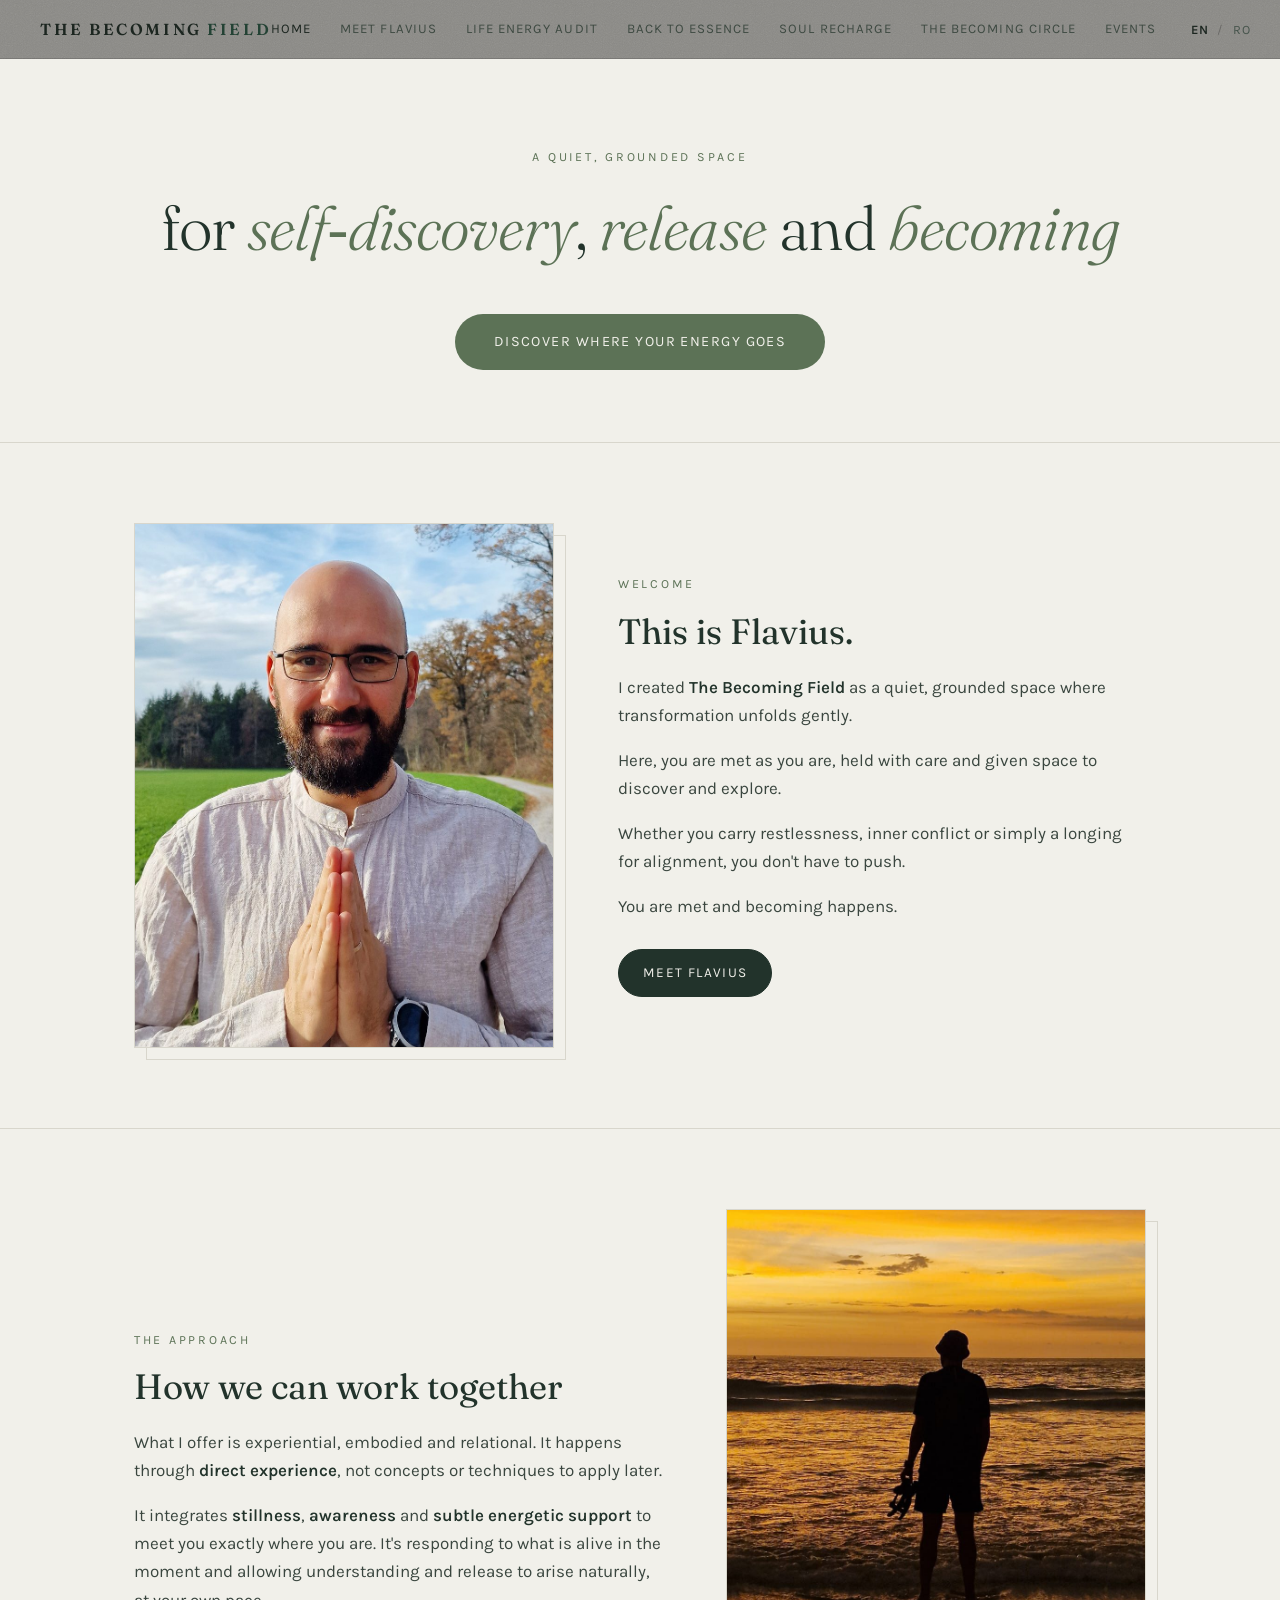
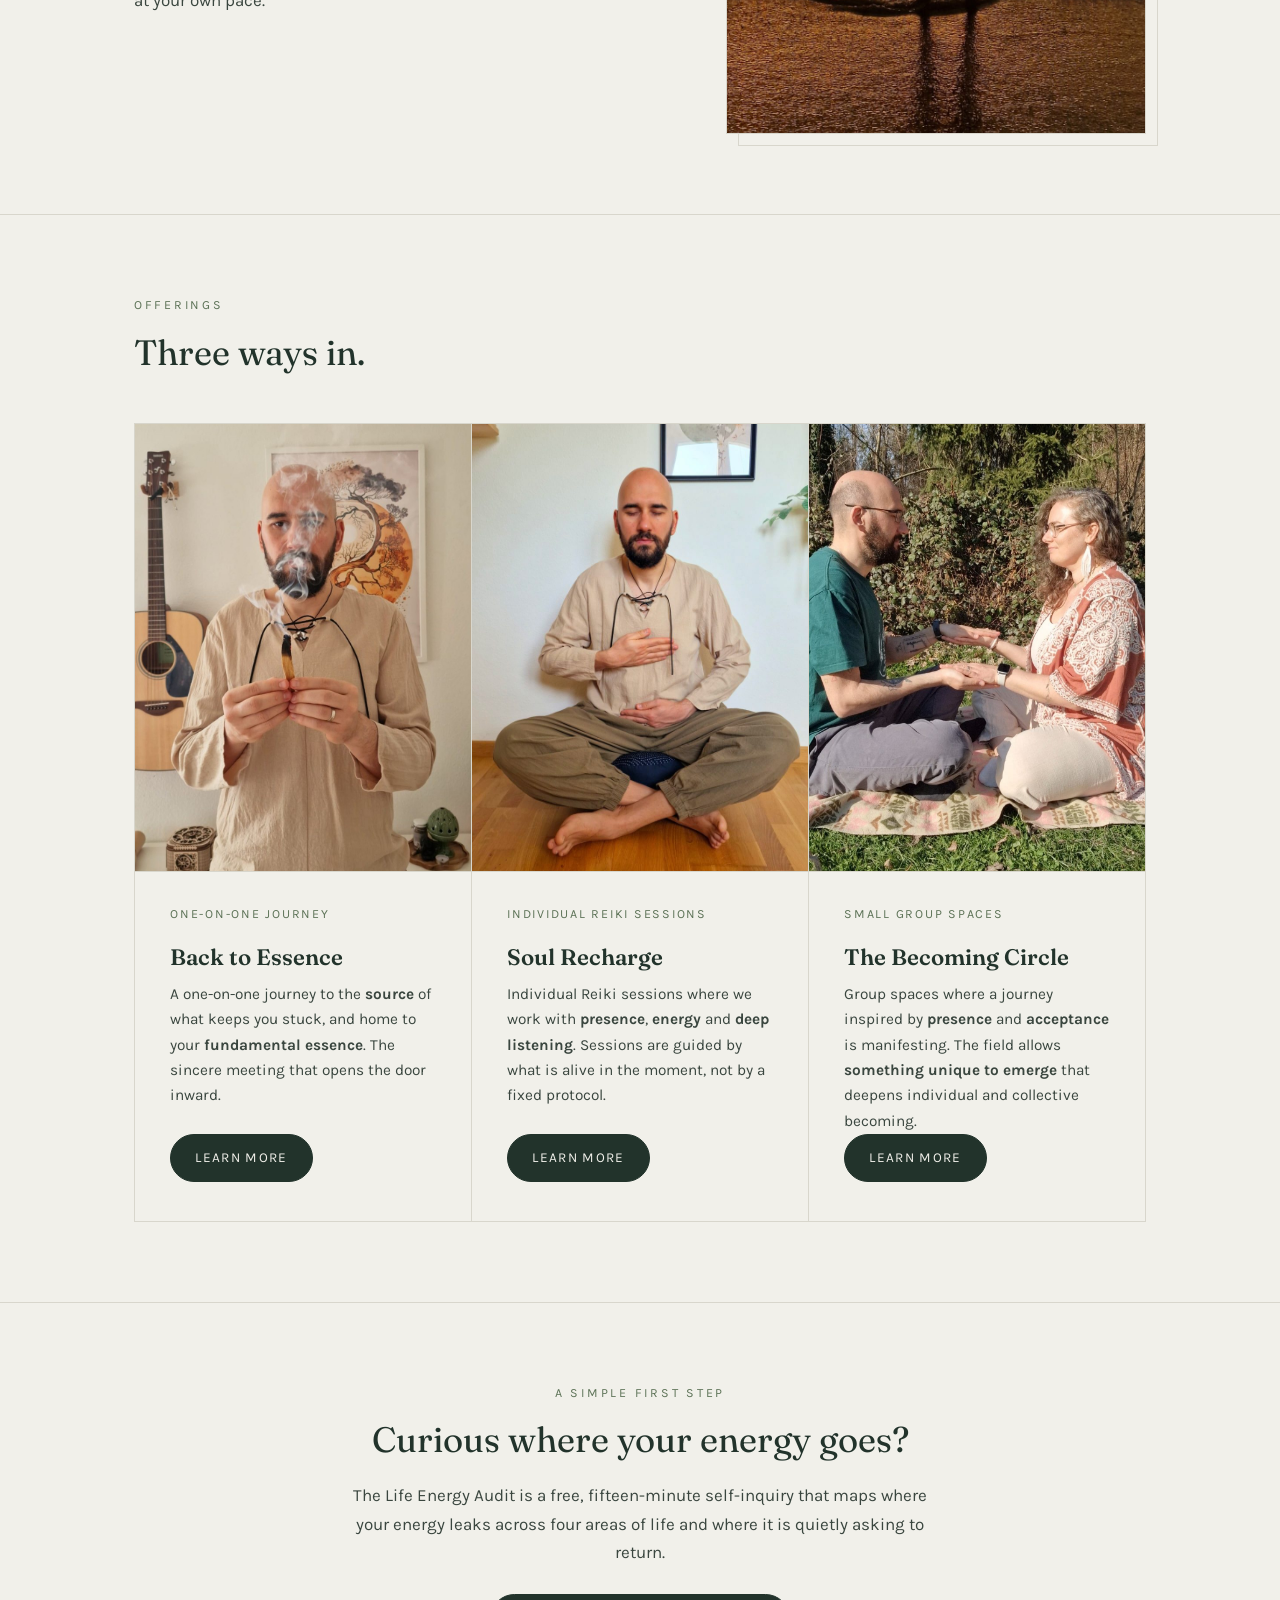
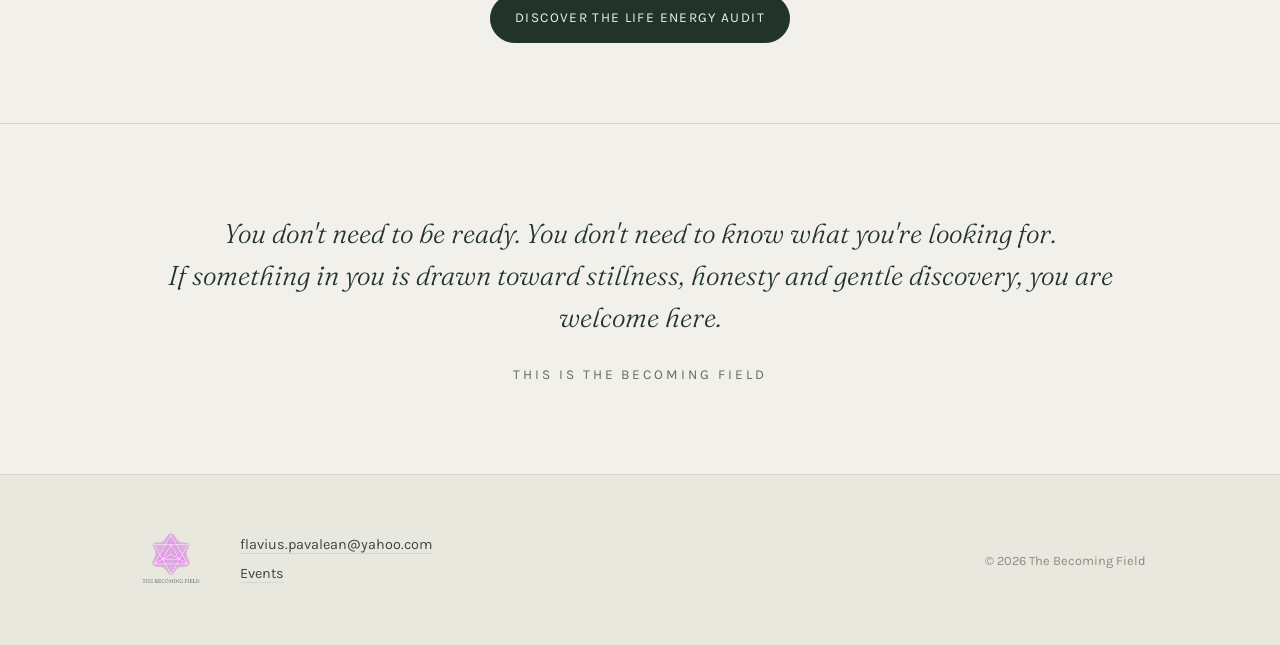
<file: index.html>
<!DOCTYPE html>
<html lang="en">
<head>
<meta charset="UTF-8">
<meta name="viewport" content="width=device-width, initial-scale=1">
<title>The Becoming Field — Holding space for self-discovery, release, and becoming</title>
<meta name="description" content="The Becoming Field is a quiet, grounded space where transformation unfolds gently. Reiki sessions and group spaces.">
<link rel="preconnect" href="https://fonts.googleapis.com">
<link rel="preconnect" href="https://fonts.gstatic.com" crossorigin>
<link href="https://fonts.googleapis.com/css2?family=Fraunces:ital,opsz,wght@0,9..144,300;0,9..144,400;0,9..144,600;1,9..144,300;1,9..144,400&family=Karla:wght@300;400;500;600&display=swap" rel="stylesheet">
<link rel="icon" href="favicon.ico" sizes="any">
<link rel="icon" href="favicon.svg" type="image/svg+xml">
<link rel="apple-touch-icon" href="apple-touch-icon.png">
<link rel="stylesheet" href="style.css">
</head>
<body>

<header>
  <div class="nav">
    <a class="wordmark" href="index.html">The Becoming <span>Field</span></a>
    <button class="nav-toggle" aria-label="Menu" aria-expanded="false" aria-controls="nav-menu"><span></span></button>
    <div class="nav-right" id="nav-menu">
      <nav class="links" aria-label="Main">
      <a href="index.html" aria-current="page">Home</a>
      <a href="meet-flavius.html">Meet Flavius</a>
      <a href="energy-audit.html">Life Energy Audit</a>
      <a href="back-to-essence.html">Back to Essence</a>
      <a href="soul-recharge.html">Soul Recharge</a>
      <a href="becoming-circle.html">The Becoming Circle</a>
      <!-- PLACEHOLDER: replace # with your Meetup / Luma events link -->
      <a href="https://www.meetup.com/blooming-soul-journeys-freedom-presence-inner-peace/" target="_blank" rel="noopener">Events</a>
    </nav>
    <div class="lang-switch">
      <a aria-current="true">EN</a><span class="sep">/</span><a href="ro/index.html">RO</a>
    </div>
    </div>
  </div>
</header>

<main>

  <div class="hero">
    <p class="eyebrow">A quiet, grounded space</p>
    <h1>for <em>self&#8209;discovery</em>, <em>release</em> and <em>becoming</em></h1>
    <a class="btn-cta" href="energy-audit.html">Discover where your energy goes</a>
  </div>

  <section>
    <div class="section-inner reveal">
      <div class="split">
        <div class="media">
          <img src="images/flavius-welcome.jpg" alt="Flavius standing outdoors with hands together in greeting">
        </div>
        <div>
          <p class="section-kicker">Welcome</p>
          <h2 class="section-title">This is Flavius.</h2>
          <div class="prose">
            <p>I created <strong>The Becoming Field</strong> as a quiet, grounded space where transformation unfolds gently.</p>
            <p>Here, you are met as you are, held with care and given space to discover and explore.</p>
            <p>Whether you carry restlessness, inner conflict or simply a longing for alignment, you don't have to push.</p>
            <p>You are met and becoming happens.</p>
          </div>
          <a class="btn solid" href="meet-flavius.html">Meet Flavius</a>
        </div>
      </div>
    </div>
  </section>

  <section>
    <div class="section-inner reveal">
      <div class="split flip">
        <div class="media">
          <img src="images/sunset-shore.jpg" alt="A silhouette standing at the shore at sunset">
        </div>
        <div>
          <p class="section-kicker">The approach</p>
          <h2 class="section-title">How we can work together</h2>
          <div class="prose">
            <p>What I offer is experiential, embodied and relational. It happens through <strong>direct experience</strong>, not concepts or techniques to apply later.</p>
            <p>It integrates <strong>stillness</strong>, <strong>awareness</strong> and <strong>subtle energetic support</strong> to meet you exactly where you are. It's responding to what is alive in the moment and allowing understanding and release to arise naturally, at your own pace.</p>
          </div>
        </div>
      </div>
    </div>
  </section>

  <section>
    <div class="section-inner reveal">
      <p class="section-kicker">Offerings</p>
      <h2 class="section-title">Three ways in.</h2>

      <div class="offers offers-3">
        <div class="offer">
          <img src="images/flavius-incense-card.jpg" alt="Flavius holding palo santo">
          <div class="offer-body">
            <p class="meta">One-on-one journey</p>
            <h3>Back to Essence</h3>
            <p>A one-on-one journey to the <strong>source</strong> of what keeps you stuck, and home to your <strong>fundamental essence</strong>. The sincere meeting that opens the door inward.</p>
          </div>
          <a class="btn solid" href="back-to-essence.html">Learn more</a>
        </div>

        <div class="offer">
          <img class="contain" src="images/flavius-meditation.jpg" alt="Flavius meditating with hands on chest and abdomen">
          <div class="offer-body">
            <p class="meta">Individual Reiki sessions</p>
            <h3>Soul Recharge</h3>
            <p>Individual Reiki sessions where we work with <strong>presence</strong>, <strong>energy</strong> and <strong>deep listening</strong>. Sessions are guided by what is alive in the moment, not by a fixed protocol.</p>
          </div>
          <a class="btn solid" href="soul-recharge.html">Learn more</a>
        </div>

        <div class="offer">
          <img class="contain" src="images/circle-practice.jpg" alt="Two people sitting face to face in nature, hands joined">
          <div class="offer-body">
            <p class="meta">Small group spaces</p>
            <h3>The Becoming Circle</h3>
            <p>Group spaces where a journey inspired by <strong>presence</strong> and <strong>acceptance</strong> is manifesting. The field allows <strong>something unique to emerge</strong> that deepens individual and collective becoming.</p>
          </div>
          <a class="btn solid" href="becoming-circle.html">Learn more</a>
        </div>
      </div>
    </div>
  </section>

  <section>
    <div class="section-inner reveal" style="text-align:center">
      <p class="section-kicker" style="color:var(--moss)">A simple first step</p>
      <h2 class="section-title" style="margin:0 auto 1.2rem">Curious where your energy goes?</h2>
      <div class="prose" style="margin:0 auto">
        <p>The Life Energy Audit is a free, fifteen-minute self-inquiry that maps where your energy leaks across four areas of life and where it is quietly asking to return.</p>
      </div>
      <a class="btn solid" href="energy-audit.html" style="margin-top:1.8rem">Discover the Life Energy Audit</a>
    </div>
  </section>

  <section class="closing">
    <div class="section-inner reveal">
      <p class="invite">You don't need to be ready. You don't need to know what you're looking for.<br>
      If something in you is drawn toward stillness, honesty and gentle discovery, you are welcome here.</p>
      <p class="signature">This is The Becoming Field</p>
    </div>
  </section>

</main>

<footer>
  <div class="foot">
    <img class="logo" src="images/logo.png" alt="The Becoming Field logo">
    <div class="contact">
      <a href="mailto:flavius.pavalean@yahoo.com">flavius.pavalean@yahoo.com</a><br>
      <!-- PLACEHOLDER: replace # with your Meetup / Luma events link -->
      <a href="https://www.meetup.com/blooming-soul-journeys-freedom-presence-inner-peace/" target="_blank" rel="noopener">Events</a>
    </div>
    <p class="copy">© 2026 The Becoming Field</p>
  </div>
</footer>

<script>
const io=new IntersectionObserver(es=>{es.forEach(e=>{if(e.isIntersecting){e.target.classList.add('in');io.unobserve(e.target)}})},{threshold:.1});
document.querySelectorAll('.reveal').forEach(el=>io.observe(el));
</script>

<script>
(function(){
  var t=document.querySelector('.nav-toggle'), m=document.getElementById('nav-menu');
  if(t&&m){t.addEventListener('click',function(){
    var open=m.classList.toggle('open');
    t.setAttribute('aria-expanded',open?'true':'false');
  });
  m.querySelectorAll('a').forEach(function(a){a.addEventListener('click',function(){m.classList.remove('open');t.setAttribute('aria-expanded','false');});});
  }
})();
</script>
</body>
</html>
</file>
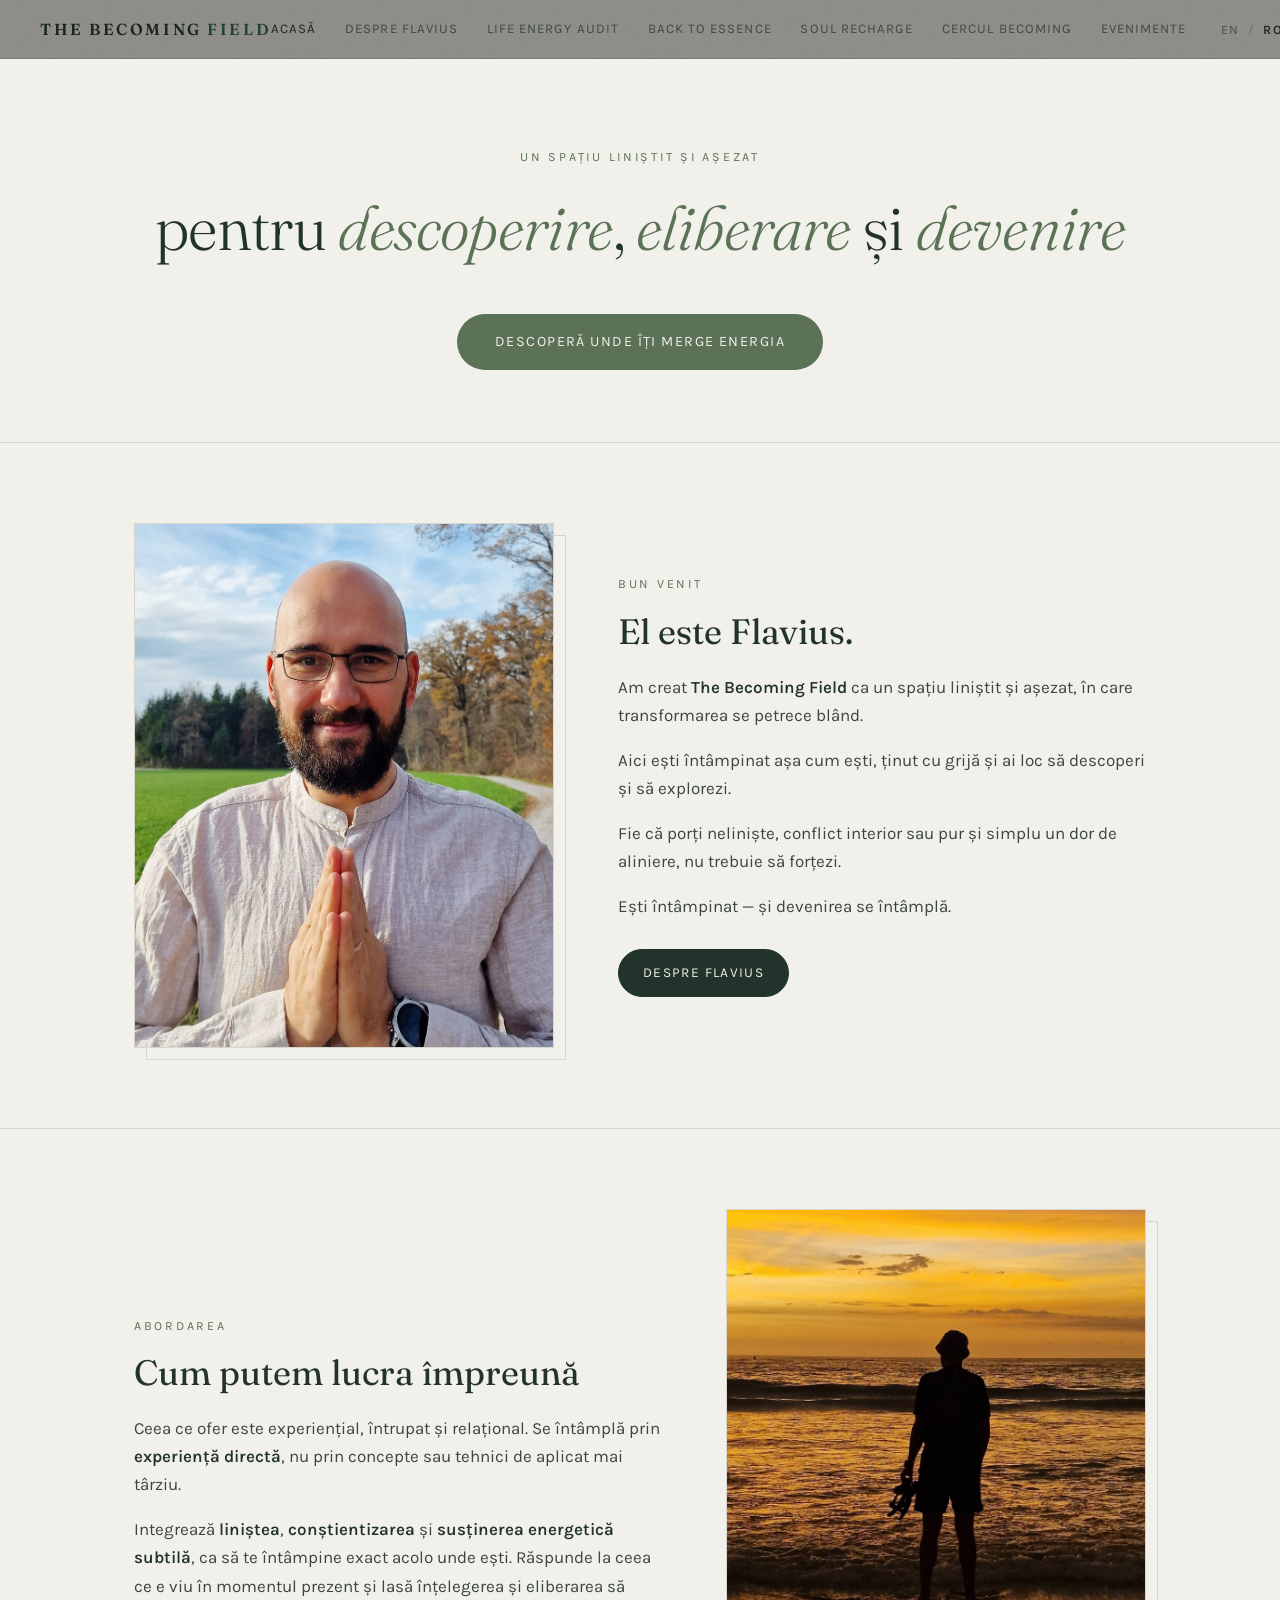
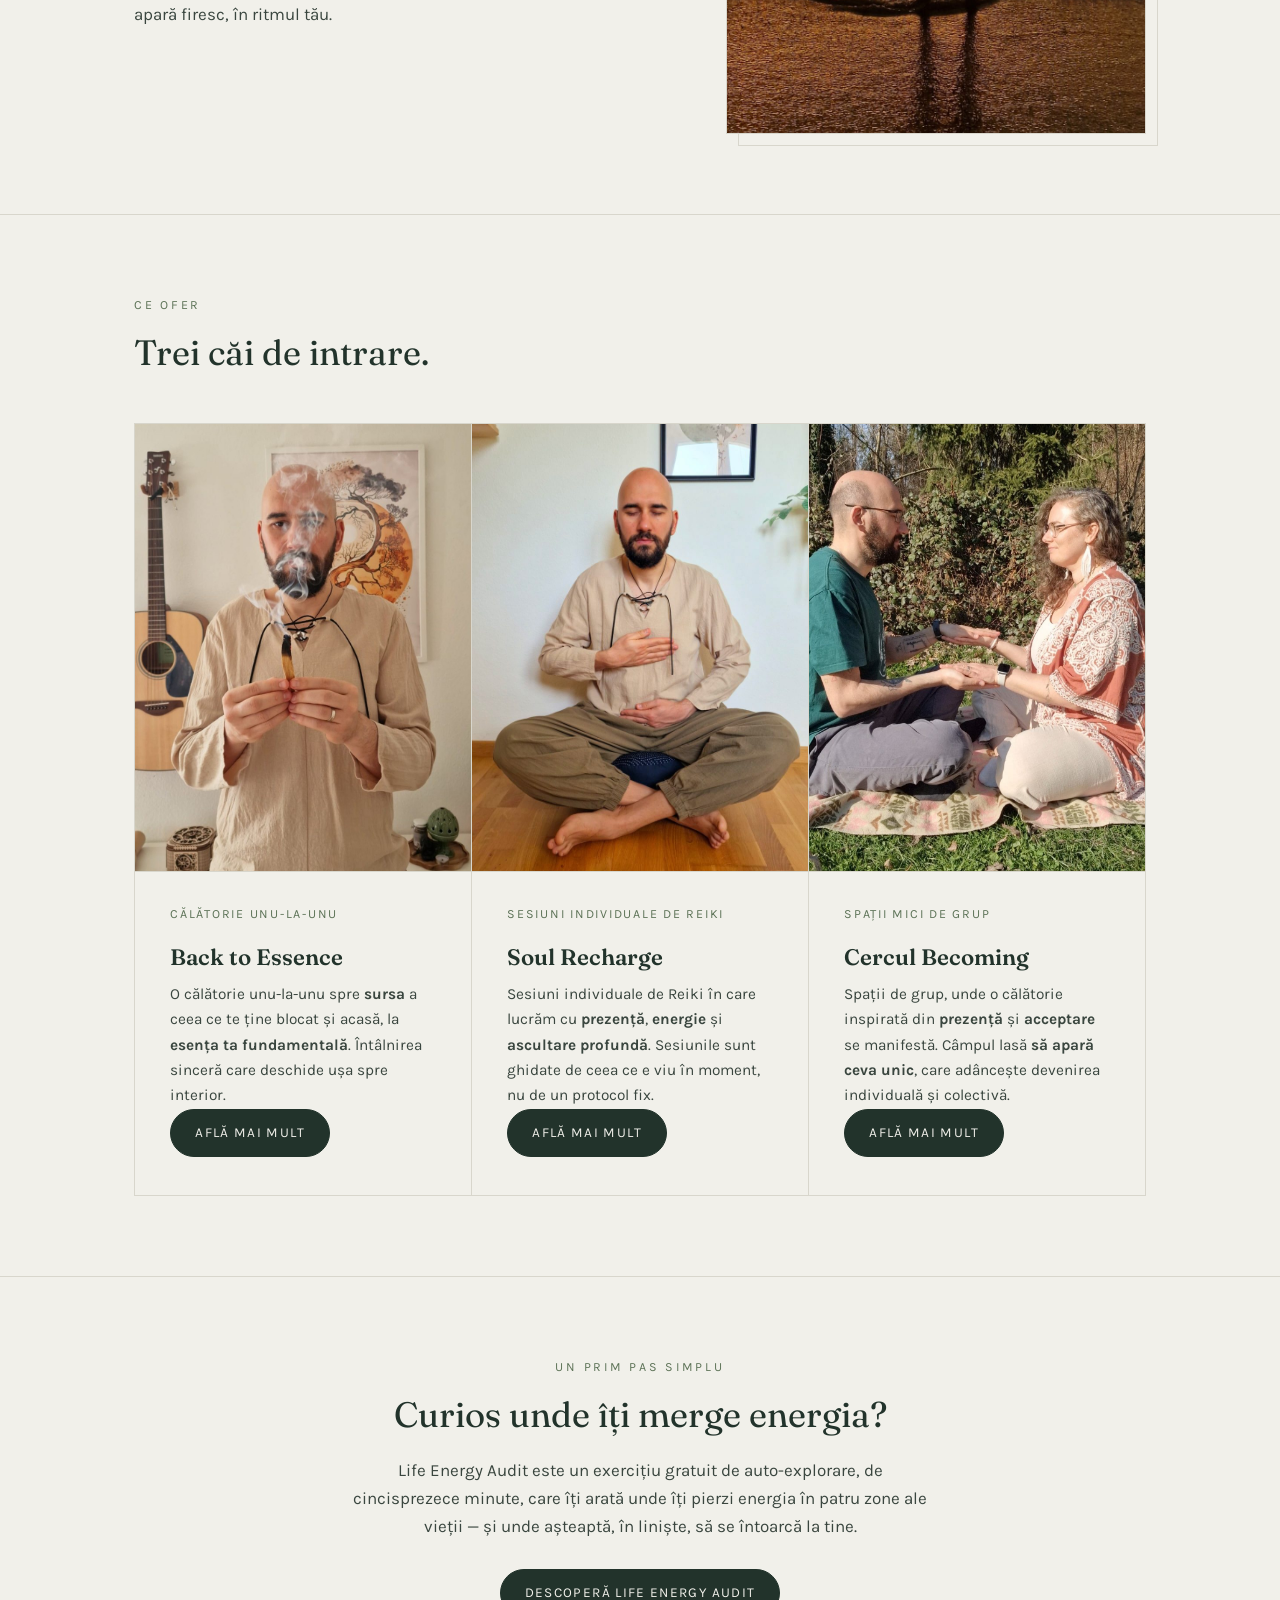
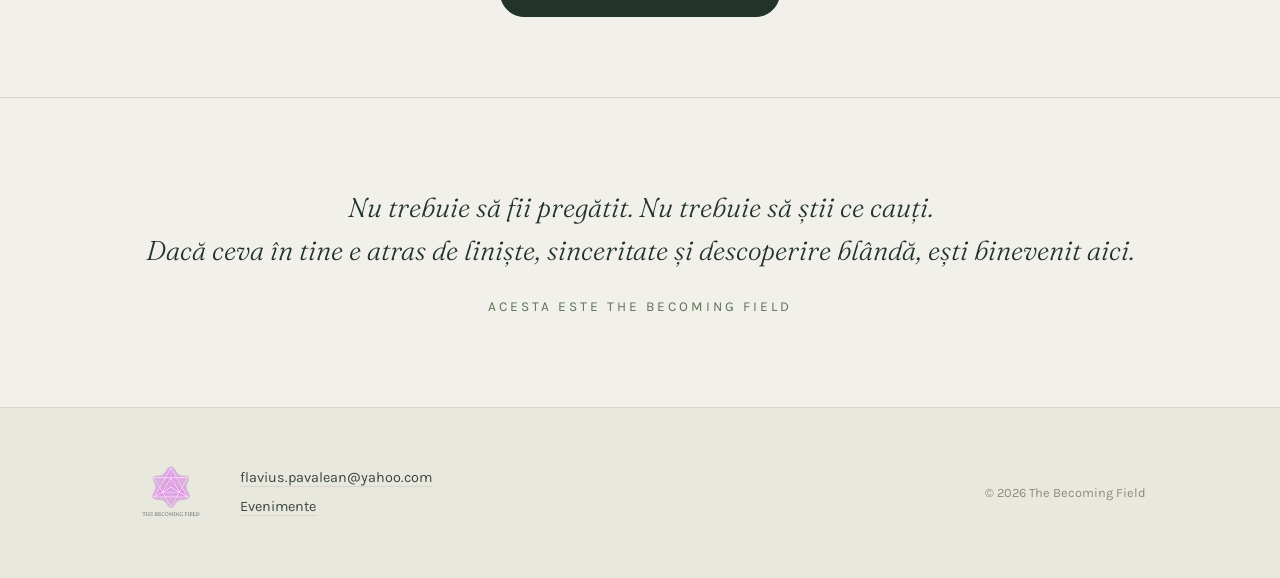
<file: ro/index.html>
<!DOCTYPE html>
<html lang="ro">
<head>
<meta charset="UTF-8">
<meta name="viewport" content="width=device-width, initial-scale=1">
<title>The Becoming Field — Un spațiu pentru descoperire, eliberare și devenire</title>
<meta name="description" content="The Becoming Field este un spațiu liniștit și așezat, unde transformarea se petrece blând. Sesiuni de Reiki și spații de grup.">
<link rel="preconnect" href="https://fonts.googleapis.com">
<link rel="preconnect" href="https://fonts.gstatic.com" crossorigin>
<link href="https://fonts.googleapis.com/css2?family=Fraunces:ital,opsz,wght@0,9..144,300;0,9..144,400;0,9..144,600;1,9..144,300;1,9..144,400&family=Karla:wght@300;400;500;600&display=swap" rel="stylesheet">
<link rel="icon" href="../favicon.ico" sizes="any">
<link rel="icon" href="../favicon.svg" type="image/svg+xml">
<link rel="apple-touch-icon" href="../apple-touch-icon.png">
<link rel="stylesheet" href="../style.css">
</head>
<body>

<header>
  <div class="nav">
    <a class="wordmark" href="index.html">The Becoming <span>Field</span></a>
    <button class="nav-toggle" aria-label="Menu" aria-expanded="false" aria-controls="nav-menu"><span></span></button>
    <div class="nav-right" id="nav-menu">
      <nav class="links" aria-label="Principal">
      <a href="index.html" aria-current="page">Acasă</a>
      <a href="despre-flavius.html">Despre Flavius</a>
      <a href="energy-audit.html">Life Energy Audit</a>
      <a href="back-to-essence.html">Back to Essence</a>
      <a href="soul-recharge.html">Soul Recharge</a>
      <a href="cercul-becoming.html">Cercul Becoming</a>
      <a href="https://www.meetup.com/blooming-soul-journeys-freedom-presence-inner-peace/" target="_blank" rel="noopener">Evenimente</a>
    </nav>
    <div class="lang-switch">
      <a href="../index.html">EN</a><span class="sep">/</span><a aria-current="true">RO</a>
    </div>
    </div>
  </div>
</header>

<main>

  <div class="hero">
    <p class="eyebrow">Un spațiu liniștit și așezat</p>
    <h1>pentru <em>descoperire</em>, <em>eliberare</em> și <em>devenire</em></h1>
    <a class="btn-cta" href="energy-audit.html">Descoperă unde îți merge energia</a>
  </div>

  <section>
    <div class="section-inner reveal">
      <div class="split">
        <div class="media">
          <img src="../images/flavius-welcome.jpg" alt="Flavius stând afară, cu mâinile împreunate în semn de salut">
        </div>
        <div>
          <p class="section-kicker">Bun venit</p>
          <h2 class="section-title">El este Flavius.</h2>
          <div class="prose">
            <p>Am creat <strong>The Becoming Field</strong> ca un spațiu liniștit și așezat, în care transformarea se petrece blând.</p>
            <p>Aici ești întâmpinat așa cum ești, ținut cu grijă și ai loc să descoperi și să explorezi.</p>
            <p>Fie că porți neliniște, conflict interior sau pur și simplu un dor de aliniere, nu trebuie să forțezi.</p>
            <p>Ești întâmpinat — și devenirea se întâmplă.</p>
          </div>
          <a class="btn solid" href="despre-flavius.html">Despre Flavius</a>
        </div>
      </div>
    </div>
  </section>

  <section>
    <div class="section-inner reveal">
      <div class="split flip">
        <div class="media">
          <img src="../images/sunset-shore.jpg" alt="O siluetă pe malul mării la apus">
        </div>
        <div>
          <p class="section-kicker">Abordarea</p>
          <h2 class="section-title">Cum putem lucra împreună</h2>
          <div class="prose">
            <p>Ceea ce ofer este experiențial, întrupat și relațional. Se întâmplă prin <strong>experiență directă</strong>, nu prin concepte sau tehnici de aplicat mai târziu.</p>
            <p>Integrează <strong>liniștea</strong>, <strong>conștientizarea</strong> și <strong>susținerea energetică subtilă</strong>, ca să te întâmpine exact acolo unde ești. Răspunde la ceea ce e viu în momentul prezent și lasă înțelegerea și eliberarea să apară firesc, în ritmul tău.</p>
          </div>
        </div>
      </div>
    </div>
  </section>

  <section>
    <div class="section-inner reveal">
      <p class="section-kicker">Ce ofer</p>
      <h2 class="section-title">Trei căi de intrare.</h2>

      <div class="offers offers-3">
        <div class="offer">
          <img src="../images/flavius-incense-card.jpg" alt="Flavius ținând palo santo">
          <div class="offer-body">
            <p class="meta">Călătorie unu-la-unu</p>
            <h3>Back to Essence</h3>
            <p>O călătorie unu-la-unu spre <strong>sursa</strong> a ceea ce te ține blocat și acasă, la <strong>esența ta fundamentală</strong>. Întâlnirea sinceră care deschide ușa spre interior.</p>
          </div>
          <a class="btn solid" href="back-to-essence.html">Află mai mult</a>
        </div>

        <div class="offer">
          <img class="contain" src="../images/flavius-meditation.jpg" alt="Flavius meditând cu mâinile pe piept și abdomen">
          <div class="offer-body">
            <p class="meta">Sesiuni individuale de Reiki</p>
            <h3>Soul Recharge</h3>
            <p>Sesiuni individuale de Reiki în care lucrăm cu <strong>prezență</strong>, <strong>energie</strong> și <strong>ascultare profundă</strong>. Sesiunile sunt ghidate de ceea ce e viu în moment, nu de un protocol fix.</p>
          </div>
          <a class="btn solid" href="soul-recharge.html">Află mai mult</a>
        </div>

        <div class="offer">
          <img class="contain" src="../images/circle-practice.jpg" alt="Două persoane stând față în față în natură, cu mâinile unite">
          <div class="offer-body">
            <p class="meta">Spații mici de grup</p>
            <h3>Cercul Becoming</h3>
            <p>Spații de grup, unde o călătorie inspirată din <strong>prezență</strong> și <strong>acceptare</strong> se manifestă. Câmpul lasă <strong>să apară ceva unic</strong>, care adâncește devenirea individuală și colectivă.</p>
          </div>
          <a class="btn solid" href="cercul-becoming.html">Află mai mult</a>
        </div>
      </div>
    </div>
  </section>

  <section>
    <div class="section-inner reveal" style="text-align:center">
      <p class="section-kicker" style="color:var(--moss)">Un prim pas simplu</p>
      <h2 class="section-title" style="margin:0 auto 1.2rem">Curios unde îți merge energia?</h2>
      <div class="prose" style="margin:0 auto">
        <p>Life Energy Audit este un exercițiu gratuit de auto-explorare, de cincisprezece minute, care îți arată unde îți pierzi energia în patru zone ale vieții — și unde așteaptă, în liniște, să se întoarcă la tine.</p>
      </div>
      <a class="btn solid" href="energy-audit.html" style="margin-top:1.8rem">Descoperă Life Energy Audit</a>
    </div>
  </section>

  <section class="closing">
    <div class="section-inner reveal">
      <p class="invite">Nu trebuie să fii pregătit. Nu trebuie să știi ce cauți.<br>
      Dacă ceva în tine e atras de liniște, sinceritate și descoperire blândă, ești binevenit aici.</p>
      <p class="signature">Acesta este The Becoming Field</p>
    </div>
  </section>

</main>

<footer>
  <div class="foot">
    <img class="logo" src="../images/logo.png" alt="Logo The Becoming Field">
    <div class="contact">
      <a href="mailto:flavius.pavalean@yahoo.com">flavius.pavalean@yahoo.com</a><br>
      <a href="https://www.meetup.com/blooming-soul-journeys-freedom-presence-inner-peace/" target="_blank" rel="noopener">Evenimente</a>
    </div>
    <p class="copy">&copy; 2026 The Becoming Field</p>
  </div>
</footer>

<script>
const io=new IntersectionObserver(es=>{es.forEach(e=>{if(e.isIntersecting){e.target.classList.add('in');io.unobserve(e.target)}})},{threshold:.1});
document.querySelectorAll('.reveal').forEach(el=>io.observe(el));
</script>

<script>
(function(){
  var t=document.querySelector('.nav-toggle'), m=document.getElementById('nav-menu');
  if(t&&m){t.addEventListener('click',function(){
    var open=m.classList.toggle('open');
    t.setAttribute('aria-expanded',open?'true':'false');
  });
  m.querySelectorAll('a').forEach(function(a){a.addEventListener('click',function(){m.classList.remove('open');t.setAttribute('aria-expanded','false');});});
  }
})();
</script>
</body>
</html>
</file>
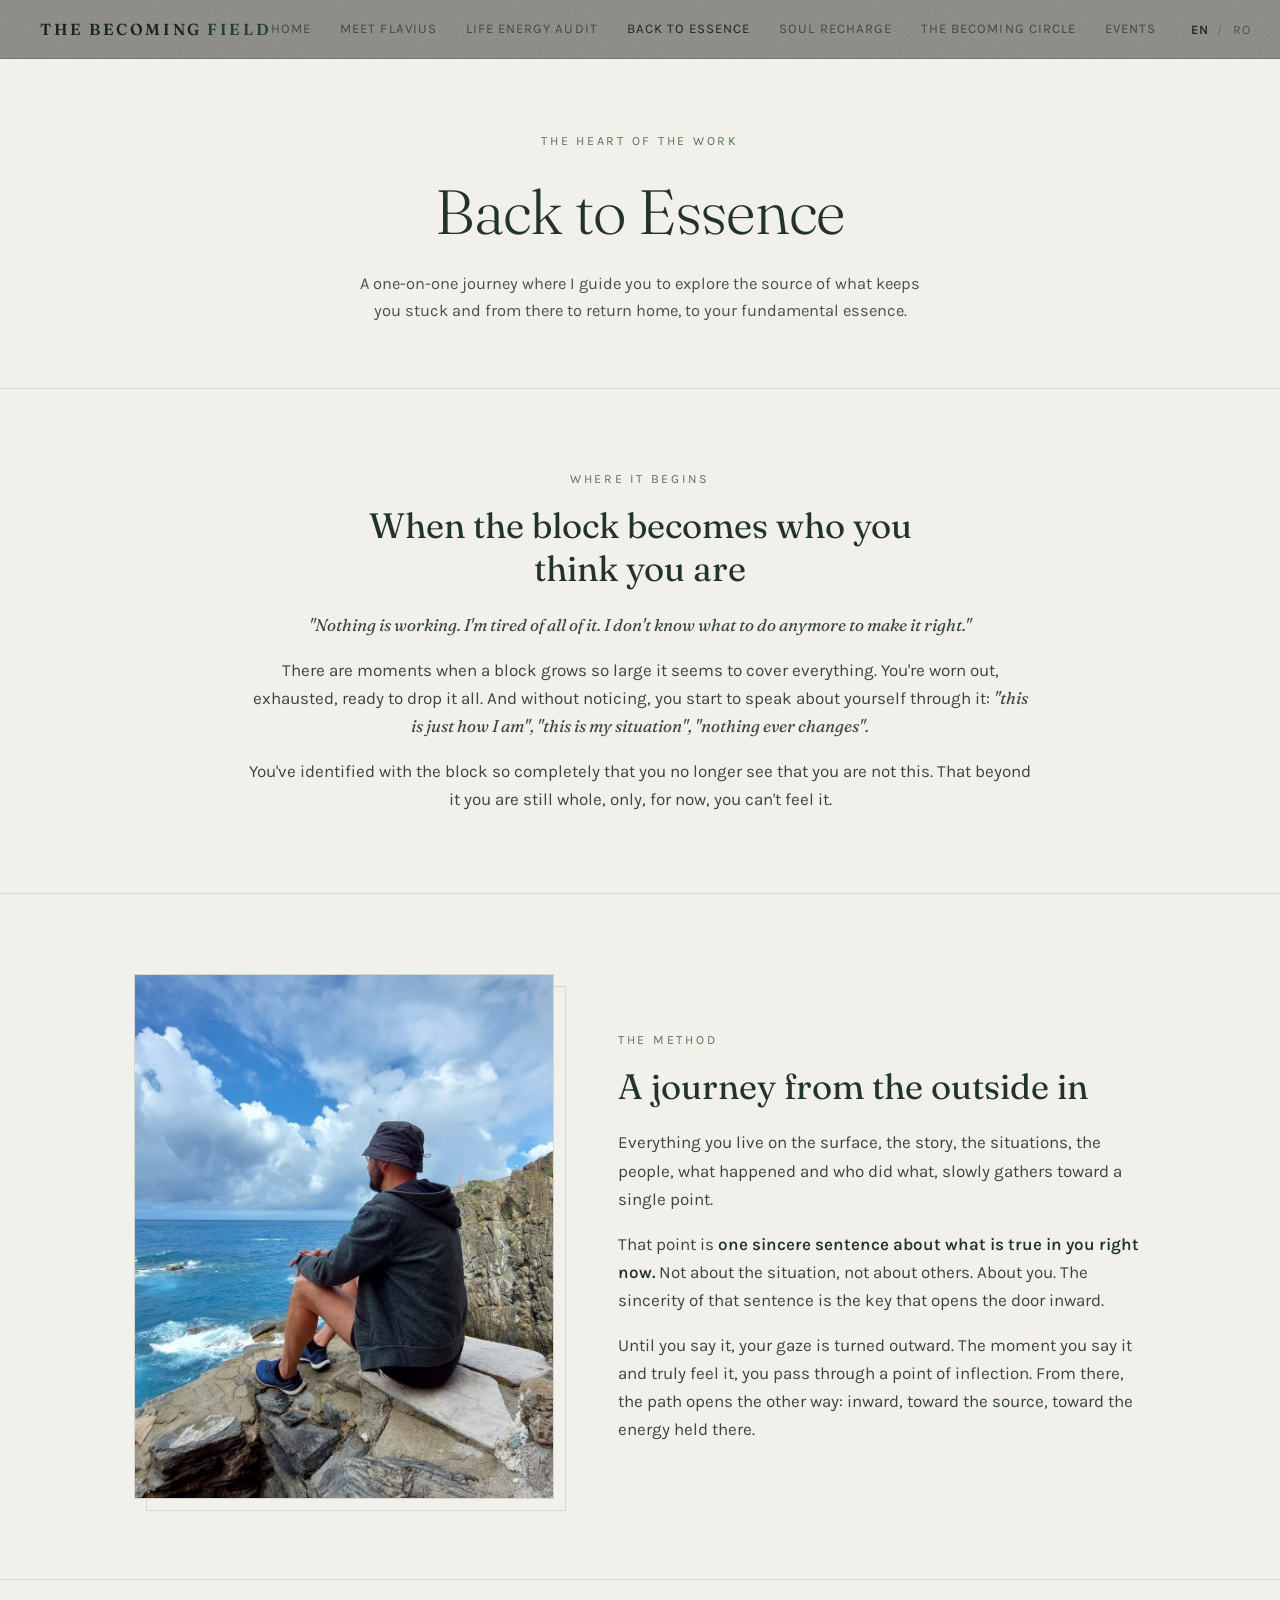
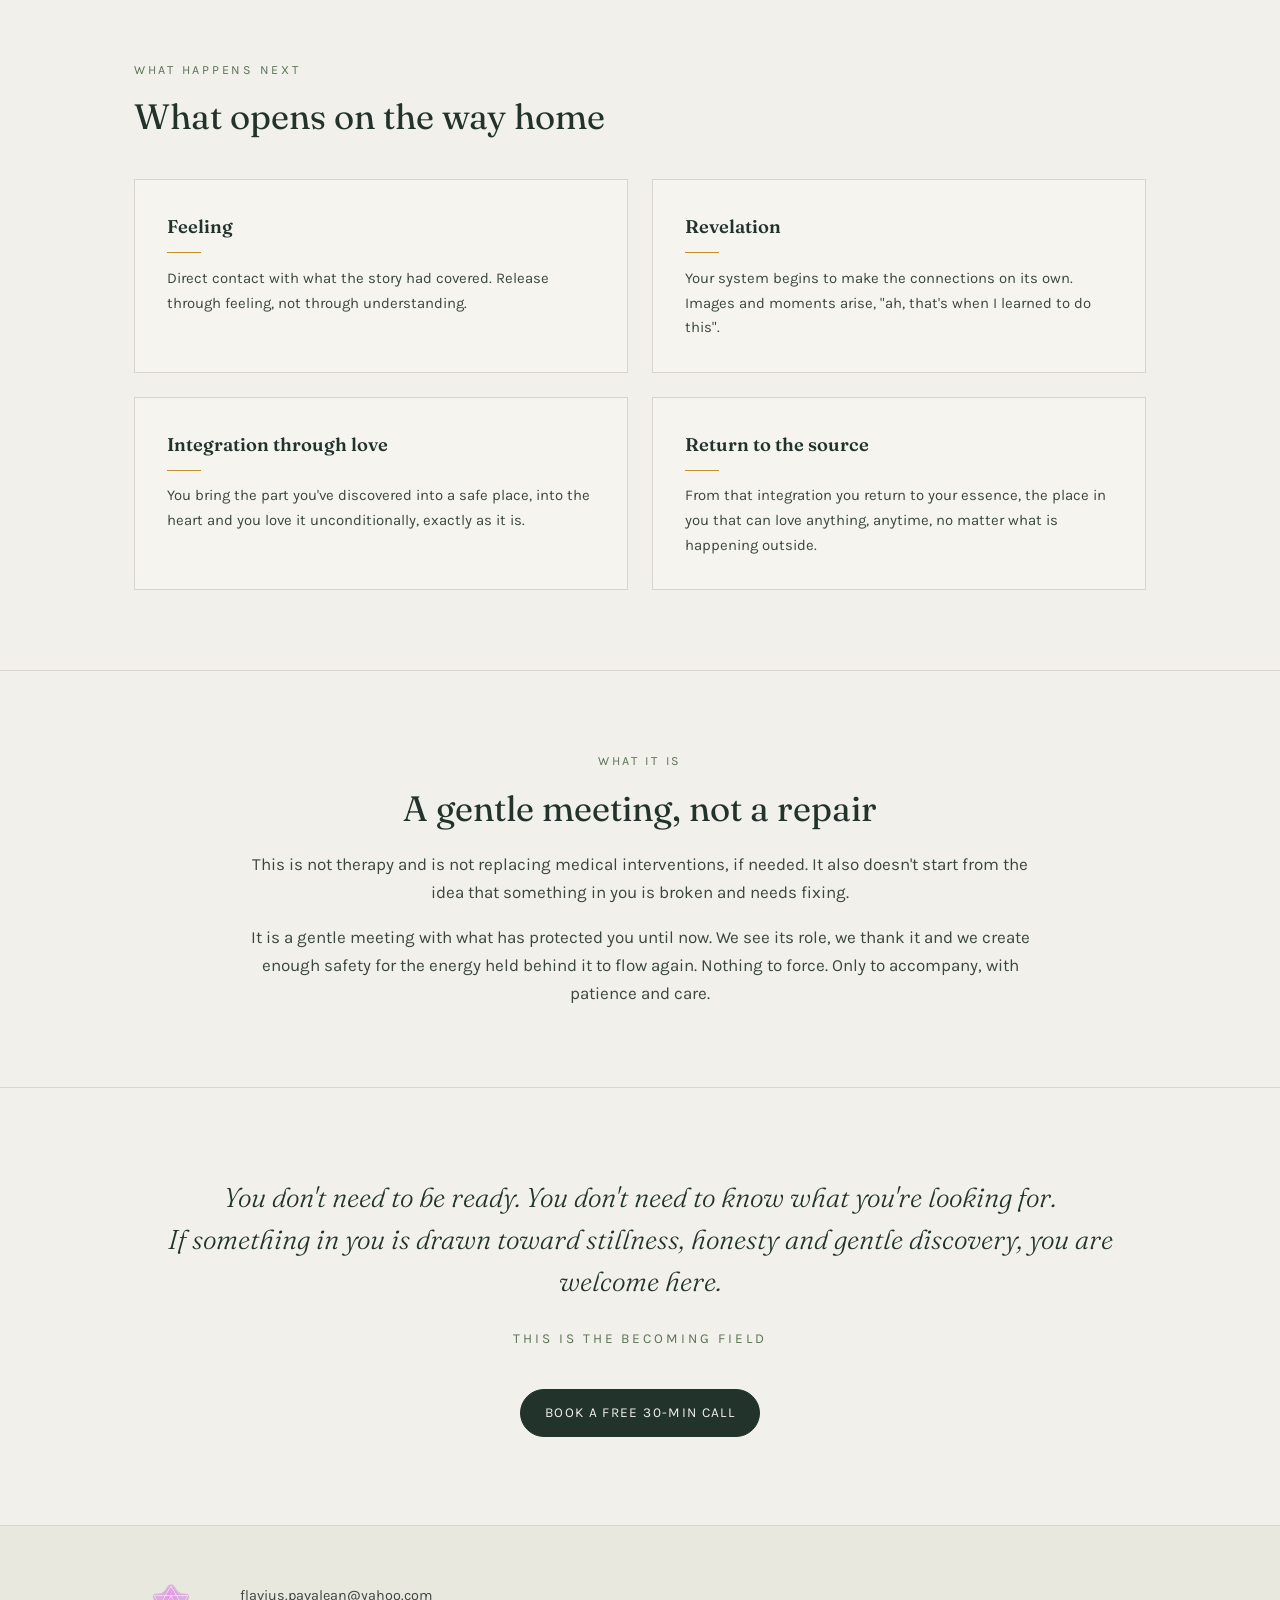
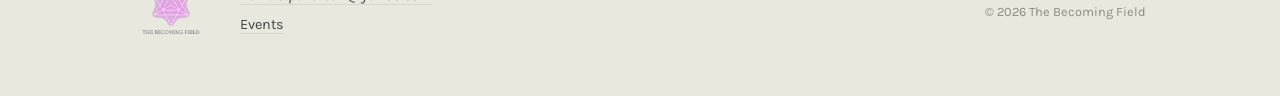
<file: back-to-essence.html>
<!DOCTYPE html>
<html lang="en">
<head>
<meta charset="UTF-8">
<meta name="viewport" content="width=device-width, initial-scale=1">
<title>Back to Essence — One-on-one sessions — The Becoming Field</title>
<meta name="description" content="Back to Essence: a one-on-one journey to the source of what keeps you stuck and home to your fundamental essence.">
<link rel="preconnect" href="https://fonts.googleapis.com">
<link rel="preconnect" href="https://fonts.gstatic.com" crossorigin>
<link href="https://fonts.googleapis.com/css2?family=Fraunces:ital,opsz,wght@0,9..144,300;0,9..144,400;0,9..144,600;1,9..144,300;1,9..144,400&family=Karla:wght@300;400;500;600&display=swap" rel="stylesheet">
<link rel="icon" href="favicon.ico" sizes="any">
<link rel="icon" href="favicon.svg" type="image/svg+xml">
<link rel="apple-touch-icon" href="apple-touch-icon.png">
<link rel="stylesheet" href="style.css">
</head>
<body>

<header>
  <div class="nav">
    <a class="wordmark" href="index.html">The Becoming <span>Field</span></a>
    <button class="nav-toggle" aria-label="Menu" aria-expanded="false" aria-controls="nav-menu"><span></span></button>
    <div class="nav-right" id="nav-menu">
      <nav class="links" aria-label="Main">
      <a href="index.html">Home</a>
      <a href="meet-flavius.html">Meet Flavius</a>
      <a href="energy-audit.html">Life Energy Audit</a>
      <a href="back-to-essence.html" aria-current="page">Back to Essence</a>
      <a href="soul-recharge.html">Soul Recharge</a>
      <a href="becoming-circle.html">The Becoming Circle</a>
      <a href="https://www.meetup.com/blooming-soul-journeys-freedom-presence-inner-peace/" target="_blank" rel="noopener">Events</a>
    </nav>
    <div class="lang-switch">
      <a aria-current="true">EN</a><span class="sep">/</span><a href="ro/back-to-essence.html">RO</a>
    </div>
    </div>
  </div>
</header>

<main>

  <div class="page-hero">
    <p class="eyebrow">The heart of the work</p>
    <h1>Back to Essence</h1>
    <p class="sub">A one-on-one journey where I guide you to explore the source of what keeps you stuck and from there to return home, to your fundamental essence.</p>
  </div>

  <section>
    <div class="section-inner reveal wide">
      <p class="section-kicker">Where it begins</p>
      <h2 class="section-title">When the block becomes who you think you are</h2>
      <div class="prose">
        <p><em>"Nothing is working. I'm tired of all of it. I don't know what to do anymore to make it right."</em></p>
        <p>There are moments when a block grows so large it seems to cover everything. You're worn out, exhausted, ready to drop it all. And without noticing, you start to speak about yourself through it: <em>"this is just how I am", "this is my situation", "nothing ever changes".</em></p>
        <p>You've identified with the block so completely that you no longer see that you are not this. That beyond it you are still whole, only, for now, you can't feel it.</p>
      </div>
    </div>
  </section>

  <section>
    <div class="section-inner reveal">
      <div class="split">
        <div class="media">
          <img src="images/flavius-cliff.jpg" alt="Flavius sitting on a cliff, looking out toward the sea">
        </div>
        <div>
          <p class="section-kicker">The method</p>
          <h2 class="section-title">A journey from the outside in</h2>
          <div class="prose">
            <p>Everything you live on the surface, the story, the situations, the people, what happened and who did what, slowly gathers toward a single point.</p>
            <p>That point is <strong>one sincere sentence about what is true in you right now.</strong> Not about the situation, not about others. About you. The sincerity of that sentence is the key that opens the door inward.</p>
            <p>Until you say it, your gaze is turned outward. The moment you say it and truly feel it, you pass through a point of inflection. From there, the path opens the other way: inward, toward the source, toward the energy held there.</p>
          </div>
        </div>
      </div>
    </div>
  </section>

  <section>
    <div class="section-inner reveal">
      <p class="section-kicker">What happens next</p>
      <h2 class="section-title">What opens on the way home</h2>
      <div class="cards2">
        <div class="icard">
          <h3>Feeling</h3>
          <p>Direct contact with what the story had covered. Release through feeling, not through understanding.</p>
        </div>
        <div class="icard">
          <h3>Revelation</h3>
          <p>Your system begins to make the connections on its own. Images and moments arise, "ah, that's when I learned to do this".</p>
        </div>
        <div class="icard">
          <h3>Integration through love</h3>
          <p>You bring the part you've discovered into a safe place, into the heart and you love it unconditionally, exactly as it is.</p>
        </div>
        <div class="icard">
          <h3>Return to the source</h3>
          <p>From that integration you return to your essence, the place in you that can love anything, anytime, no matter what is happening outside.</p>
        </div>
      </div>
    </div>
  </section>

  <section>
    <div class="section-inner reveal wide">
      <p class="section-kicker">What it is</p>
      <h2 class="section-title">A gentle meeting, not a repair</h2>
      <div class="prose">
        <p>This is not therapy and is not replacing medical interventions, if needed. It also doesn't start from the idea that something in you is broken and needs fixing.</p>
        <p>It is a gentle meeting with what has protected you until now. We see its role, we thank it and we create enough safety for the energy held behind it to flow again. Nothing to force. Only to accompany, with patience and care.</p>
      </div>
    </div>
  </section>

  <section class="closing">
    <div class="section-inner reveal">
      <p class="invite">You don't need to be ready. You don't need to know what you're looking for.<br>
      If something in you is drawn toward stillness, honesty and gentle discovery, you are welcome here.</p>
      <p class="signature">This is The Becoming Field</p>
      <button class="btn solid" data-cal-link="thebecomingfield/discovery-call" data-cal-config='{"theme":"light"}' style="margin-top:2.4rem;cursor:pointer;font-family:inherit">Book a free 30-min call</button>
    </div>
  </section>

</main>

<footer>
  <div class="foot">
    <img class="logo" src="images/logo.png" alt="The Becoming Field logo">
    <div class="contact">
      <a href="mailto:flavius.pavalean@yahoo.com">flavius.pavalean@yahoo.com</a><br>
      <a href="https://www.meetup.com/blooming-soul-journeys-freedom-presence-inner-peace/" target="_blank" rel="noopener">Events</a>
    </div>
    <p class="copy">© 2026 The Becoming Field</p>
  </div>
</footer>

<script>
const io=new IntersectionObserver(es=>{es.forEach(e=>{if(e.isIntersecting){e.target.classList.add('in');io.unobserve(e.target)}})},{threshold:.1});
document.querySelectorAll('.reveal').forEach(el=>io.observe(el));
</script>

<script type="text/javascript">
(function (C, A, L) { let p = function (a, ar) { a.q.push(ar); }; let d = C.document; C.Cal = C.Cal || function () { let cal = C.Cal; let ar = arguments; if (!cal.loaded) { cal.ns = {}; cal.q = cal.q || []; d.head.appendChild(d.createElement("script")).src = A; cal.loaded = true; } if (ar[0] === L) { const api = function () { p(api, arguments); }; const namespace = ar[1]; api.q = api.q || []; if(typeof namespace === "string"){cal.ns[namespace] = cal.ns[namespace] || api;p(cal.ns[namespace], ar);p(cal, ["initNamespace", namespace]);} else p(cal, ar); return;} p(cal, ar); }; })(window, "https://app.cal.com/embed/embed.js", "init");
Cal("init", {origin:"https://cal.com"});
Cal("ui", {"theme":"light","styles":{"branding":{"brandColor":"#5C7256"}},"hideEventTypeDetails":false,"layout":"month_view"});
</script>

<script>
(function(){
  var t=document.querySelector('.nav-toggle'), m=document.getElementById('nav-menu');
  if(t&&m){t.addEventListener('click',function(){
    var open=m.classList.toggle('open');
    t.setAttribute('aria-expanded',open?'true':'false');
  });
  m.querySelectorAll('a').forEach(function(a){a.addEventListener('click',function(){m.classList.remove('open');t.setAttribute('aria-expanded','false');});});
  }
})();
</script>
</body>
</html>
</file>
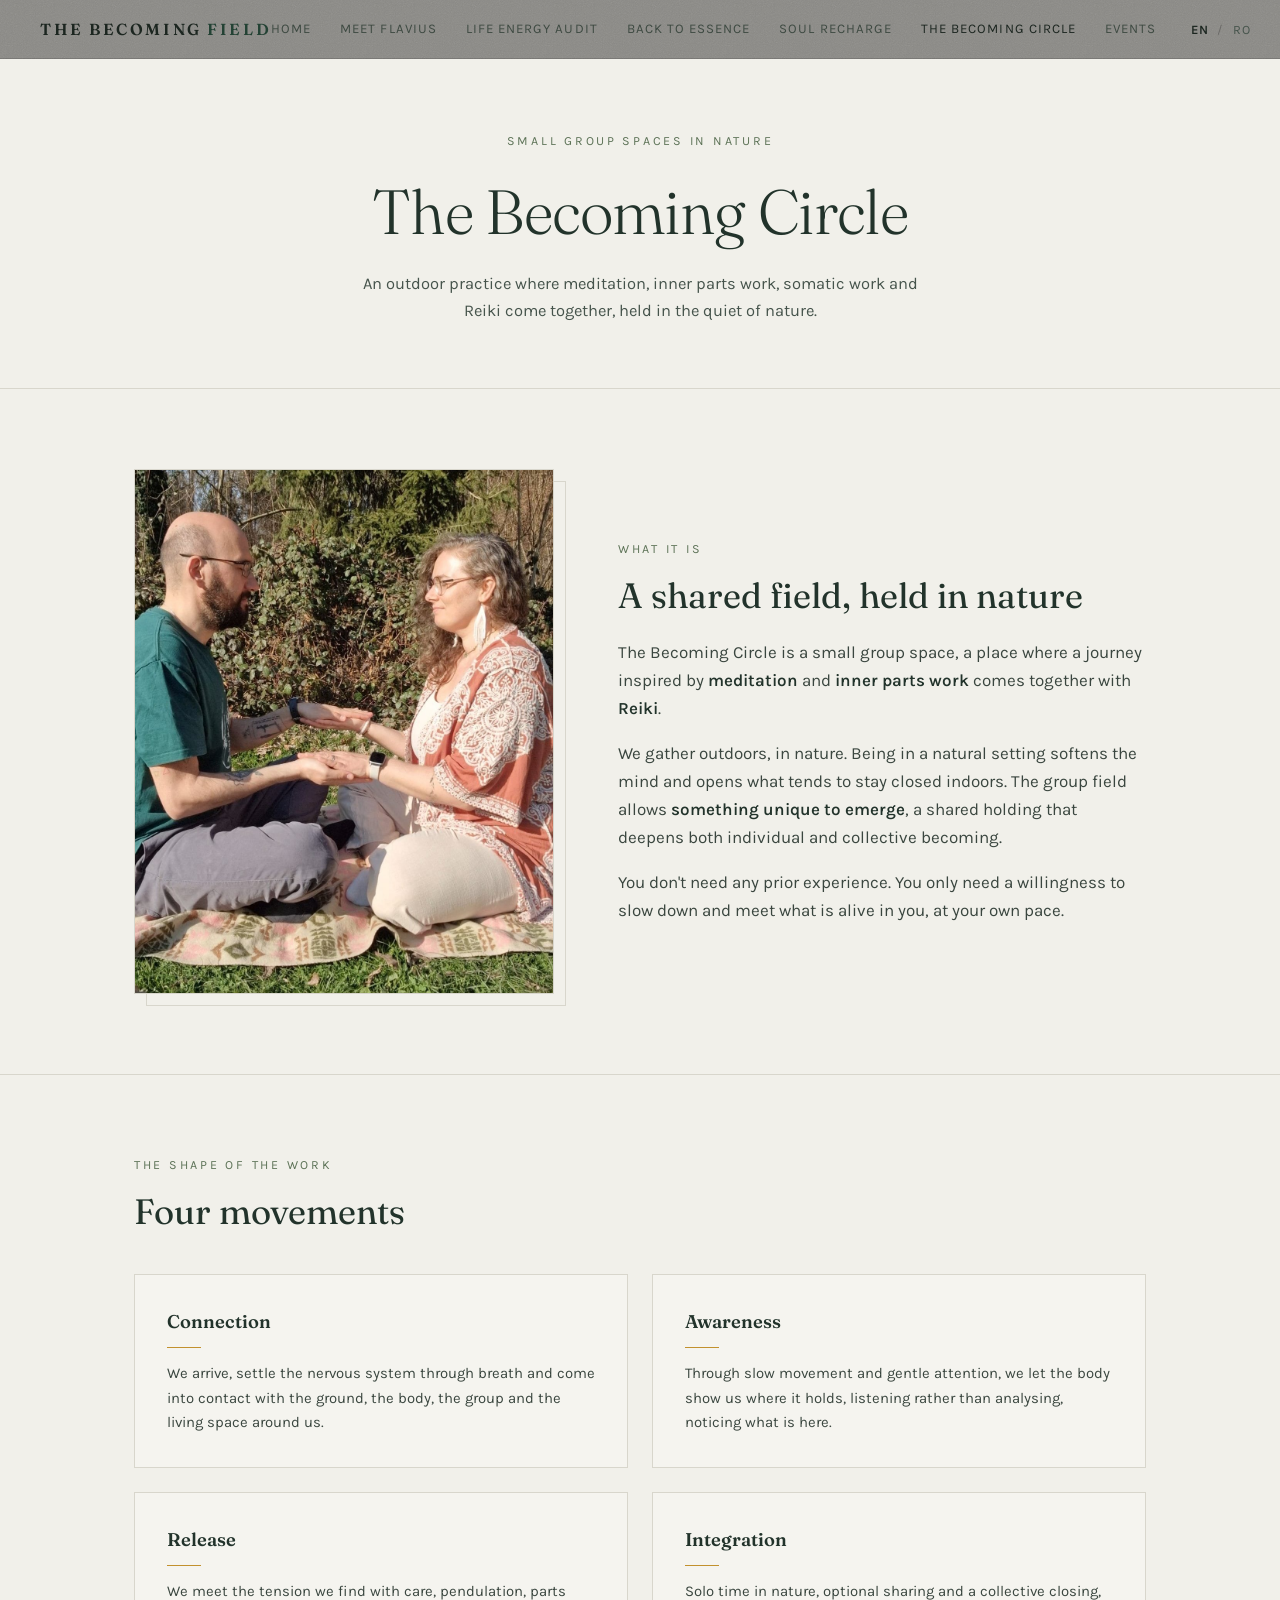
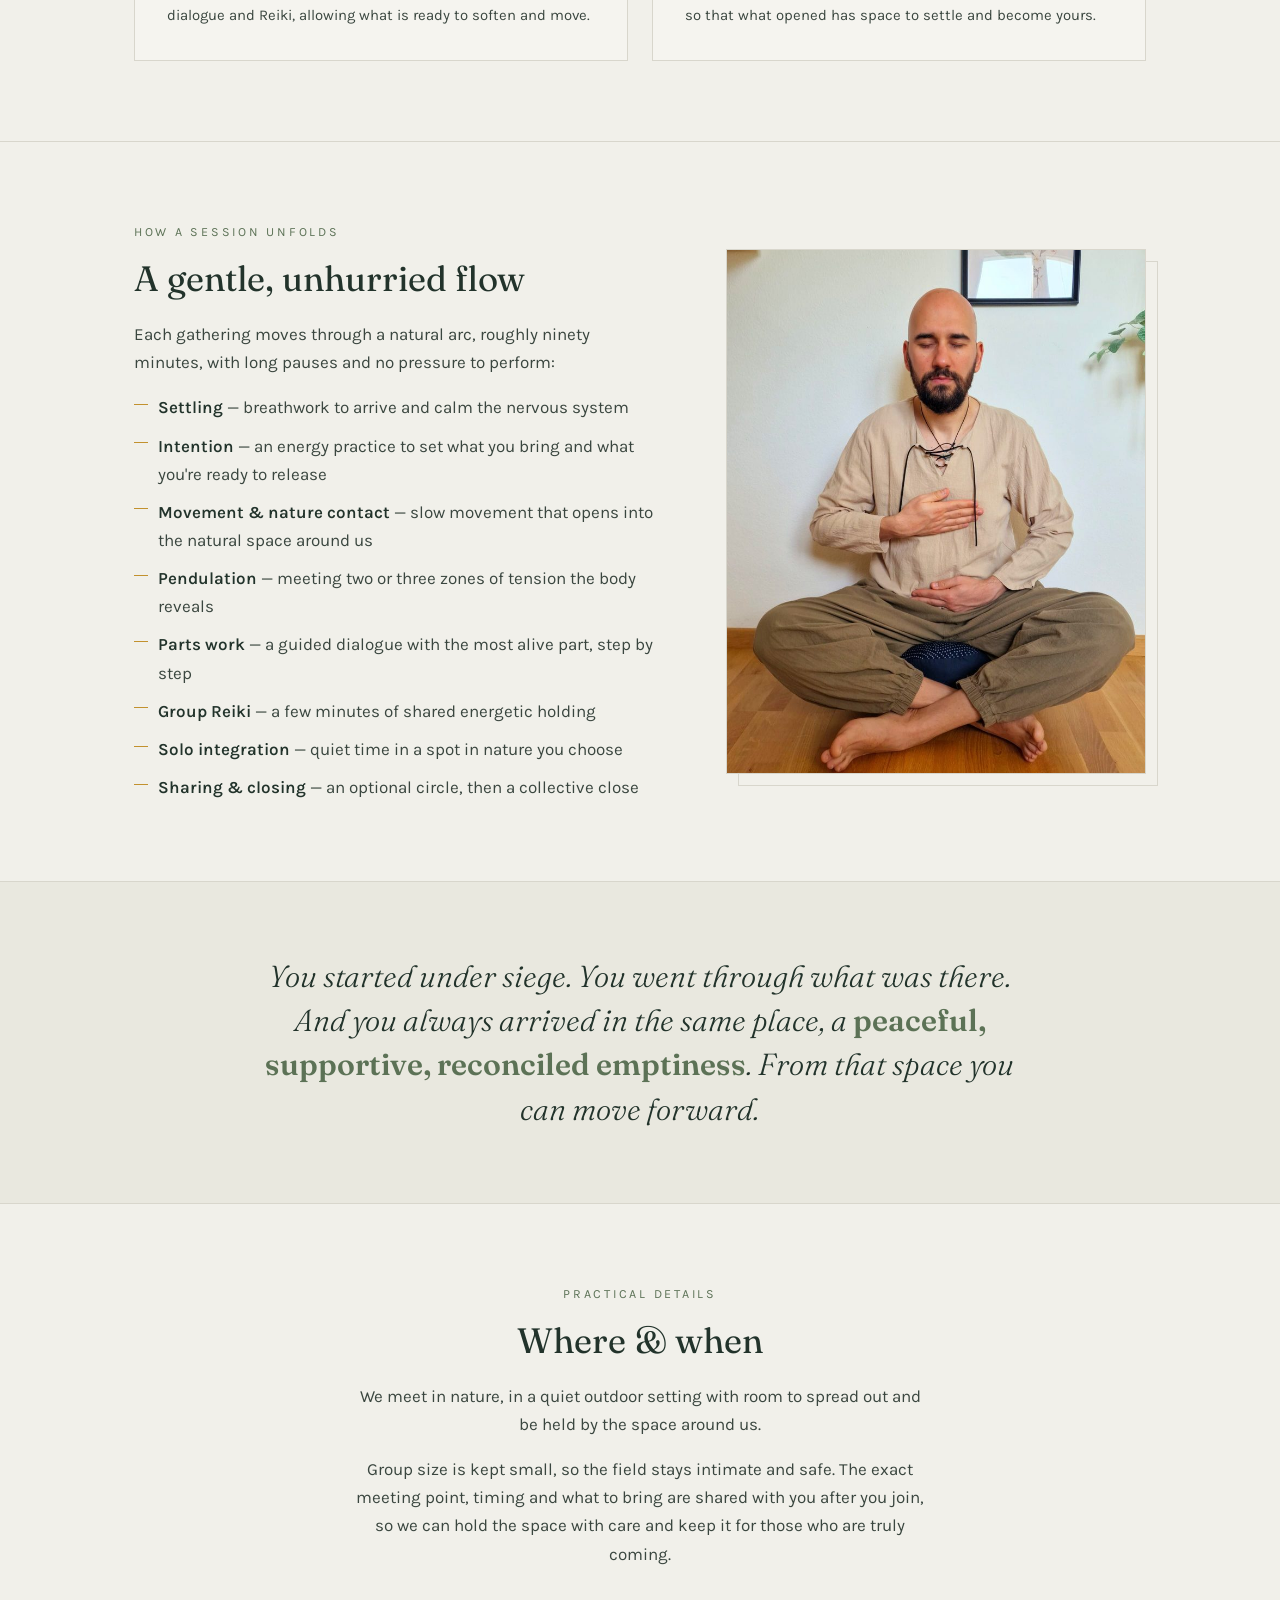
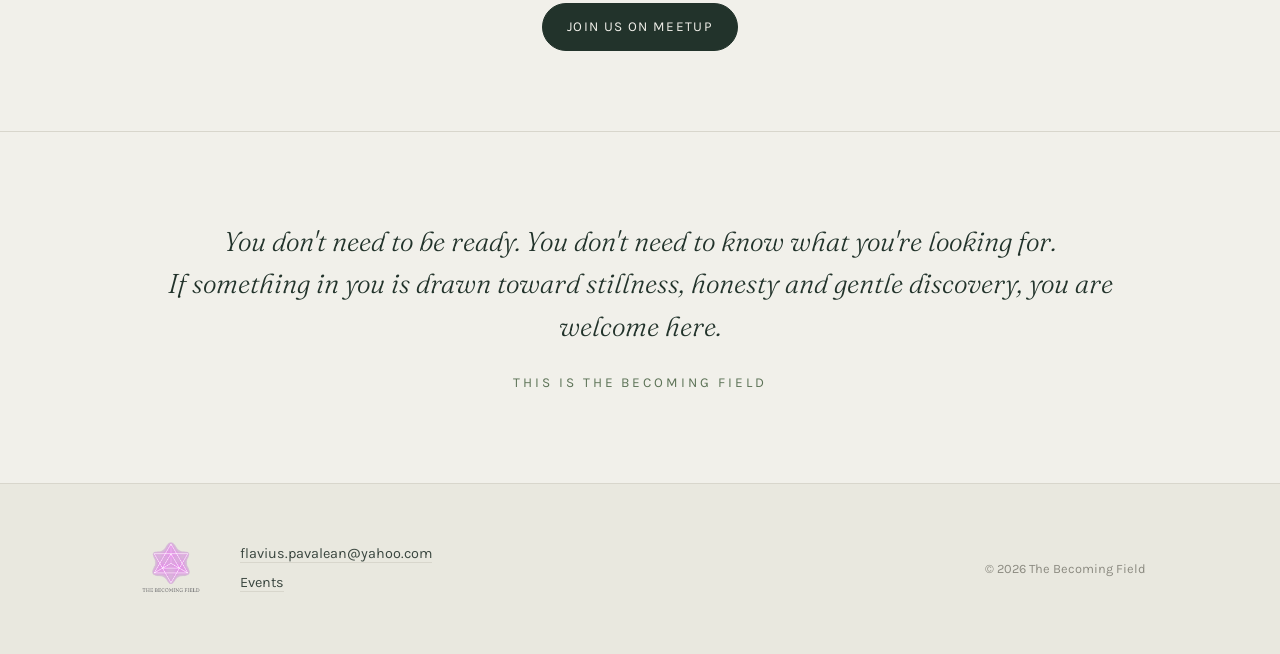
<file: becoming-circle.html>
<!DOCTYPE html>
<html lang="en">
<head>
<meta charset="UTF-8">
<meta name="viewport" content="width=device-width, initial-scale=1">
<title>The Becoming Circle — The Becoming Field</title>
<meta name="description" content="The Becoming Circle — an outdoor group practice in nature. Breath, movement, somatic inquiry, inner parts work, and group Reiki.">
<link rel="preconnect" href="https://fonts.googleapis.com">
<link rel="preconnect" href="https://fonts.gstatic.com" crossorigin>
<link href="https://fonts.googleapis.com/css2?family=Fraunces:ital,opsz,wght@0,9..144,300;0,9..144,400;0,9..144,600;1,9..144,300;1,9..144,400&family=Karla:wght@300;400;500;600&display=swap" rel="stylesheet">
<link rel="icon" href="favicon.ico" sizes="any">
<link rel="icon" href="favicon.svg" type="image/svg+xml">
<link rel="apple-touch-icon" href="apple-touch-icon.png">
<link rel="stylesheet" href="style.css">
</head>
<body>

<header>
  <div class="nav">
    <a class="wordmark" href="index.html">The Becoming <span>Field</span></a>
    <button class="nav-toggle" aria-label="Menu" aria-expanded="false" aria-controls="nav-menu"><span></span></button>
    <div class="nav-right" id="nav-menu">
      <nav class="links" aria-label="Main">
      <a href="index.html">Home</a>
      <a href="meet-flavius.html">Meet Flavius</a>
      <a href="energy-audit.html">Life Energy Audit</a>
      <a href="back-to-essence.html">Back to Essence</a>
      <a href="soul-recharge.html">Soul Recharge</a>
      <a href="becoming-circle.html" aria-current="page">The Becoming Circle</a>
      <!-- PLACEHOLDER: replace # with your Meetup / Luma events link -->
      <a href="https://www.meetup.com/blooming-soul-journeys-freedom-presence-inner-peace/" target="_blank" rel="noopener">Events</a>
    </nav>
    <div class="lang-switch">
      <a aria-current="true">EN</a><span class="sep">/</span><a href="ro/cercul-becoming.html">RO</a>
    </div>
    </div>
  </div>
</header>

<main>

  <div class="page-hero">
    <p class="eyebrow">Small group spaces in nature</p>
    <h1>The Becoming Circle</h1>
    <p class="sub">An outdoor practice where meditation, inner parts work, somatic work and Reiki come together, held in the quiet of nature.</p>
  </div>

  <section>
    <div class="section-inner reveal">
      <div class="split">
        <div class="media">
          <img src="images/circle-practice.jpg" alt="Two people sitting face to face in nature, hands joined in practice">
        </div>
        <div>
          <p class="section-kicker">What it is</p>
          <h2 class="section-title">A shared field, held in nature</h2>
          <div class="prose">
            <p>The Becoming Circle is a small group space, a place where a journey inspired by <strong>meditation</strong> and <strong>inner parts work</strong> comes together with <strong>Reiki</strong>.</p>
            <p>We gather outdoors, in nature. Being in a natural setting softens the mind and opens what tends to stay closed indoors. The group field allows <strong>something unique to emerge</strong>, a shared holding that deepens both individual and collective becoming.</p>
            <p>You don't need any prior experience. You only need a willingness to slow down and meet what is alive in you, at your own pace.</p>
          </div>
        </div>
      </div>
    </div>
  </section>

  <section>
    <div class="section-inner reveal">
      <p class="section-kicker">The shape of the work</p>
      <h2 class="section-title">Four movements</h2>
      <div class="cards2" style="grid-template-columns:repeat(2,1fr)">
        <div class="icard">
          <h3>Connection</h3>
          <p>We arrive, settle the nervous system through breath and come into contact with the ground, the body, the group and the living space around us.</p>
        </div>
        <div class="icard">
          <h3>Awareness</h3>
          <p>Through slow movement and gentle attention, we let the body show us where it holds, listening rather than analysing, noticing what is here.</p>
        </div>
        <div class="icard">
          <h3>Release</h3>
          <p>We meet the tension we find with care, pendulation, parts dialogue and Reiki, allowing what is ready to soften and move.</p>
        </div>
        <div class="icard">
          <h3>Integration</h3>
          <p>Solo time in nature, optional sharing and a collective closing, so that what opened has space to settle and become yours.</p>
        </div>
      </div>
    </div>
  </section>

  <section>
    <div class="section-inner reveal">
      <div class="split flip">
        <div class="media">
          <img src="images/flavius-meditation.jpg" alt="Flavius meditating with a hand on his heart">
        </div>
        <div>
          <p class="section-kicker">How a session unfolds</p>
          <h2 class="section-title">A gentle, unhurried flow</h2>
          <div class="prose">
            <p>Each gathering moves through a natural arc, roughly ninety minutes, with long pauses and no pressure to perform:</p>
            <ul>
              <li><strong>Settling</strong> &mdash; breathwork to arrive and calm the nervous system</li>
              <li><strong>Intention</strong> &mdash; an energy practice to set what you bring and what you're ready to release</li>
              <li><strong>Movement &amp; nature contact</strong> &mdash; slow movement that opens into the natural space around us</li>
              <li><strong>Pendulation</strong> &mdash; meeting two or three zones of tension the body reveals</li>
              <li><strong>Parts work</strong> &mdash; a guided dialogue with the most alive part, step by step</li>
              <li><strong>Group Reiki</strong> &mdash; a few minutes of shared energetic holding</li>
              <li><strong>Solo integration</strong> &mdash; quiet time in a spot in nature you choose</li>
              <li><strong>Sharing &amp; closing</strong> &mdash; an optional circle, then a collective close</li>
            </ul>
          </div>
        </div>
      </div>
    </div>
  </section>

  <section class="band">
    <div class="section-inner reveal">
      <p class="big">You started under siege. You went through what was there. And you always arrived in the same place, a <strong>peaceful, supportive, reconciled emptiness</strong>. From that space you can move forward.</p>
    </div>
  </section>

  <section>
    <div class="section-inner reveal" style="text-align:center">
      <p class="section-kicker" style="color:var(--moss)">Practical details</p>
      <h2 class="section-title" style="margin:0 auto 1.2rem">Where &amp; when</h2>
      <div class="prose" style="margin:0 auto">
        <p>We meet in nature, in a quiet outdoor setting with room to spread out and be held by the space around us.</p>
        <p>Group size is kept small, so the field stays intimate and safe. The exact meeting point, timing and what to bring are shared with you after you join, so we can hold the space with care and keep it for those who are truly coming.</p>
      </div>
      <!-- PLACEHOLDER: replace # with your Meetup group / event link -->
      <a class="btn solid" href="https://www.meetup.com/blooming-soul-journeys-freedom-presence-inner-peace/" target="_blank" rel="noopener" style="margin-top:2.2rem">Join us on Meetup</a>
    </div>
  </section>

  <section class="closing">
    <div class="section-inner reveal">
      <p class="invite">You don't need to be ready. You don't need to know what you're looking for.<br>
      If something in you is drawn toward stillness, honesty and gentle discovery, you are welcome here.</p>
      <p class="signature">This is The Becoming Field</p>
    </div>
  </section>

</main>

<footer>
  <div class="foot">
    <img class="logo" src="images/logo.png" alt="The Becoming Field logo">
    <div class="contact">
      <a href="mailto:flavius.pavalean@yahoo.com">flavius.pavalean@yahoo.com</a><br>
      <!-- PLACEHOLDER: replace # with your Meetup / Luma events link -->
      <a href="https://www.meetup.com/blooming-soul-journeys-freedom-presence-inner-peace/" target="_blank" rel="noopener">Events</a>
    </div>
    <p class="copy">&copy; 2026 The Becoming Field</p>
  </div>
</footer>

<script>
const io=new IntersectionObserver(es=>{es.forEach(e=>{if(e.isIntersecting){e.target.classList.add('in');io.unobserve(e.target)}})},{threshold:.1});
document.querySelectorAll('.reveal').forEach(el=>io.observe(el));
</script>

<script>
(function(){
  var t=document.querySelector('.nav-toggle'), m=document.getElementById('nav-menu');
  if(t&&m){t.addEventListener('click',function(){
    var open=m.classList.toggle('open');
    t.setAttribute('aria-expanded',open?'true':'false');
  });
  m.querySelectorAll('a').forEach(function(a){a.addEventListener('click',function(){m.classList.remove('open');t.setAttribute('aria-expanded','false');});});
  }
})();
</script>
</body>
</html>
</file>
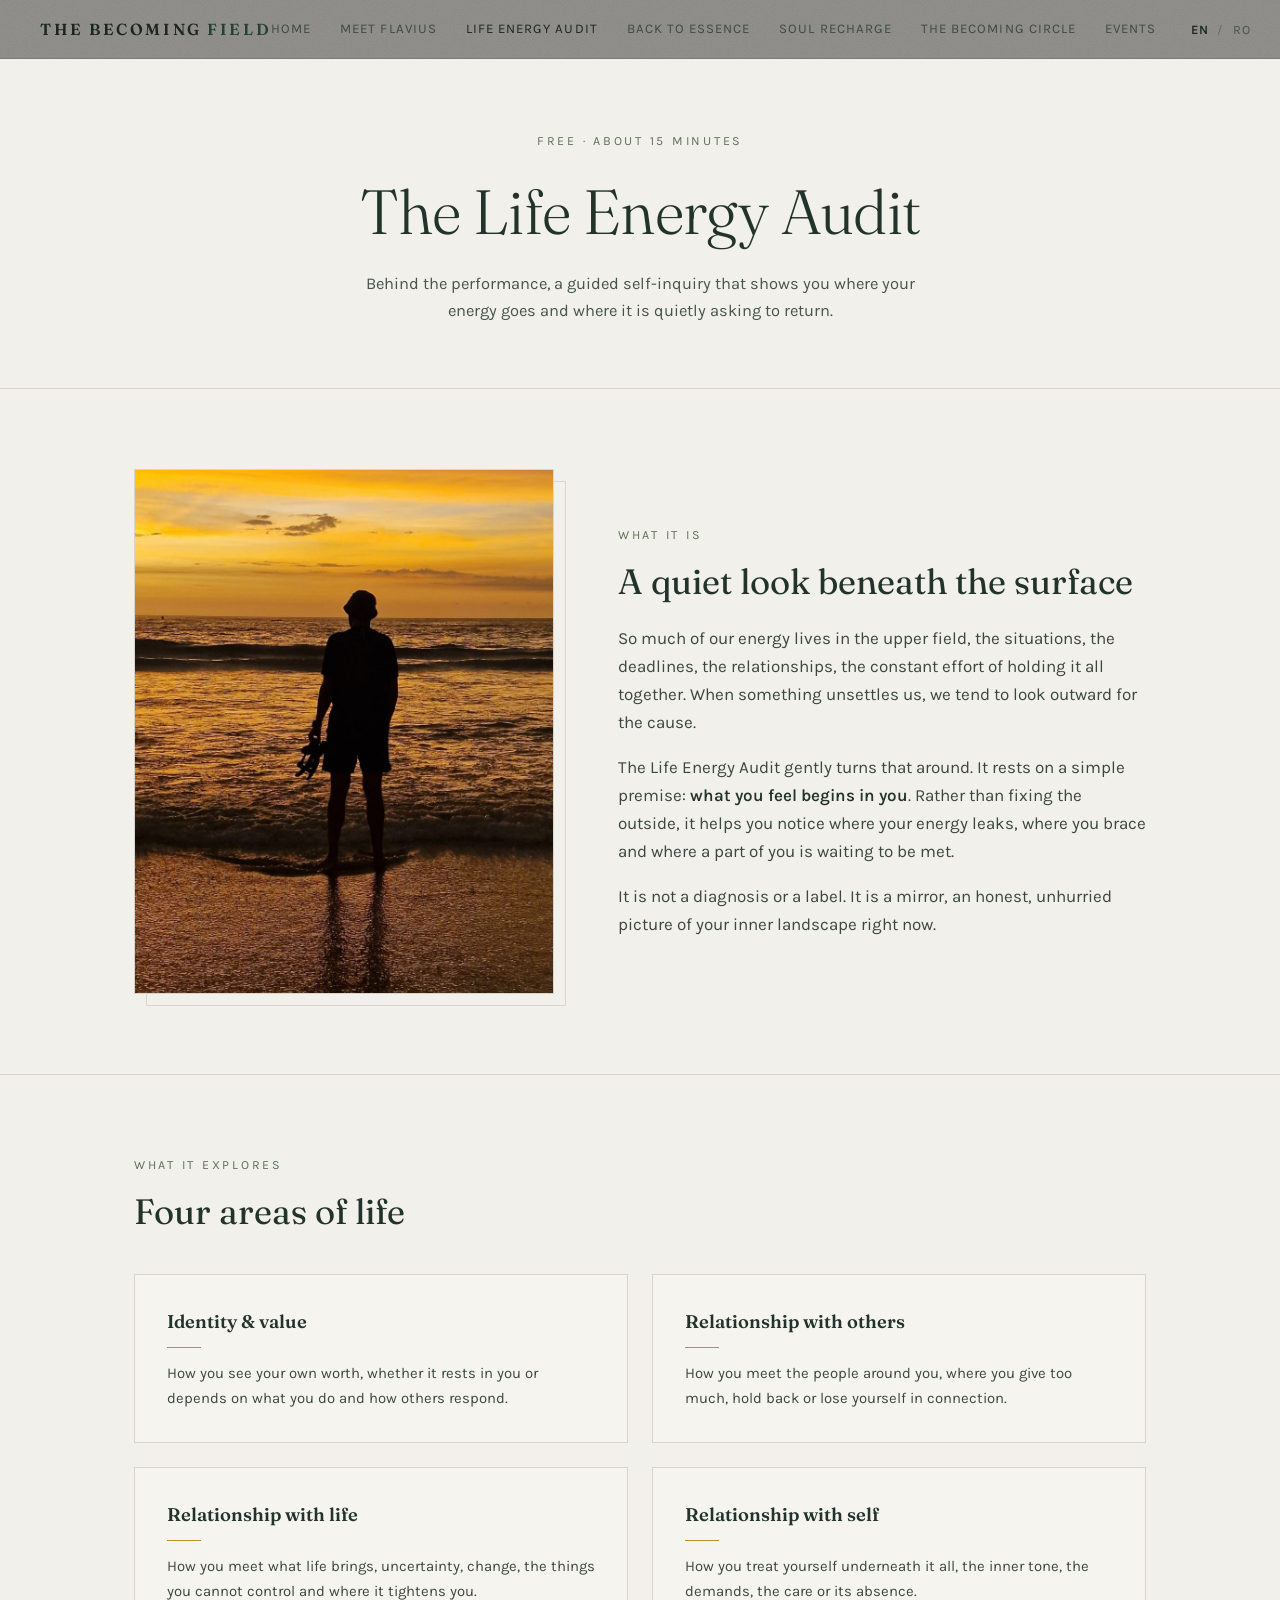
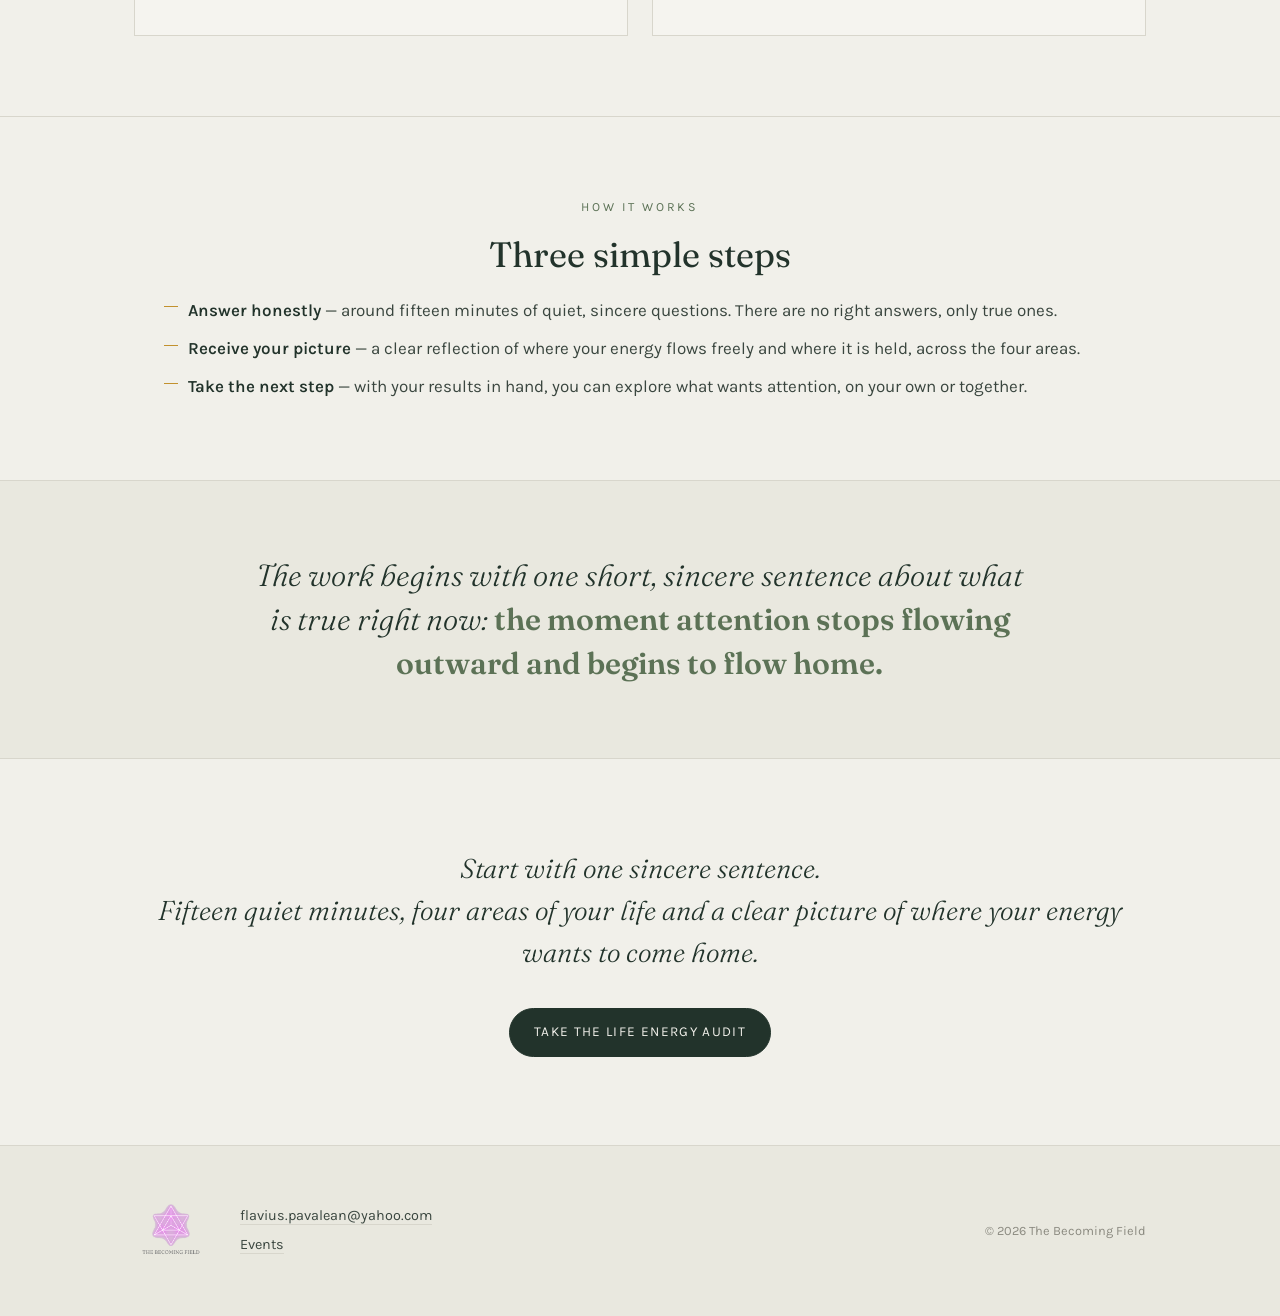
<file: energy-audit.html>
<!DOCTYPE html>
<html lang="en">
<head>
<meta charset="UTF-8">
<meta name="viewport" content="width=device-width, initial-scale=1">
<title>The Life Energy Audit — The Becoming Field</title>
<meta name="description" content="The Life Energy Audit — a free, ~15-minute self-inquiry that maps where your energy leaks across four areas of life, and where it is asking to return.">
<link rel="preconnect" href="https://fonts.googleapis.com">
<link rel="preconnect" href="https://fonts.gstatic.com" crossorigin>
<link href="https://fonts.googleapis.com/css2?family=Fraunces:ital,opsz,wght@0,9..144,300;0,9..144,400;0,9..144,600;1,9..144,300;1,9..144,400&family=Karla:wght@300;400;500;600&display=swap" rel="stylesheet">
<link rel="icon" href="favicon.ico" sizes="any">
<link rel="icon" href="favicon.svg" type="image/svg+xml">
<link rel="apple-touch-icon" href="apple-touch-icon.png">
<link rel="stylesheet" href="style.css">
</head>
<body>

<header>
  <div class="nav">
    <a class="wordmark" href="index.html">The Becoming <span>Field</span></a>
    <button class="nav-toggle" aria-label="Menu" aria-expanded="false" aria-controls="nav-menu"><span></span></button>
    <div class="nav-right" id="nav-menu">
      <nav class="links" aria-label="Main">
      <a href="index.html">Home</a>
      <a href="meet-flavius.html">Meet Flavius</a>
      <a href="energy-audit.html" aria-current="page">Life Energy Audit</a>
      <a href="back-to-essence.html">Back to Essence</a>
      <a href="soul-recharge.html">Soul Recharge</a>
      <a href="becoming-circle.html">The Becoming Circle</a>
      <a href="https://www.meetup.com/blooming-soul-journeys-freedom-presence-inner-peace/" target="_blank" rel="noopener">Events</a>
    </nav>
    <div class="lang-switch">
      <a aria-current="true">EN</a><span class="sep">/</span><a href="ro/energy-audit.html">RO</a>
    </div>
    </div>
  </div>
</header>

<main>

  <div class="page-hero">
    <p class="eyebrow">Free &middot; about 15 minutes</p>
    <h1>The Life Energy Audit</h1>
    <p class="sub">Behind the performance, a guided self-inquiry that shows you where your energy goes and where it is quietly asking to return.</p>
  </div>

  <section>
    <div class="section-inner reveal">
      <div class="split">
        <div class="media">
          <img src="images/sunset-shore.jpg" alt="A person standing at the shore at dusk, reflecting">
        </div>
        <div>
          <p class="section-kicker">What it is</p>
          <h2 class="section-title">A quiet look beneath the surface</h2>
          <div class="prose">
            <p>So much of our energy lives in the upper field, the situations, the deadlines, the relationships, the constant effort of holding it all together. When something unsettles us, we tend to look outward for the cause.</p>
            <p>The Life Energy Audit gently turns that around. It rests on a simple premise: <strong>what you feel begins in you</strong>. Rather than fixing the outside, it helps you notice where your energy leaks, where you brace and where a part of you is waiting to be met.</p>
            <p>It is not a diagnosis or a label. It is a mirror, an honest, unhurried picture of your inner landscape right now.</p>
          </div>
        </div>
      </div>
    </div>
  </section>

  <section>
    <div class="section-inner reveal">
      <p class="section-kicker">What it explores</p>
      <h2 class="section-title">Four areas of life</h2>
      <div class="cards2" style="grid-template-columns:repeat(2,1fr)">
        <div class="icard">
          <h3>Identity &amp; value</h3>
          <p>How you see your own worth, whether it rests in you or depends on what you do and how others respond.</p>
        </div>
        <div class="icard">
          <h3>Relationship with others</h3>
          <p>How you meet the people around you, where you give too much, hold back or lose yourself in connection.</p>
        </div>
        <div class="icard">
          <h3>Relationship with life</h3>
          <p>How you meet what life brings, uncertainty, change, the things you cannot control and where it tightens you.</p>
        </div>
        <div class="icard">
          <h3>Relationship with self</h3>
          <p>How you treat yourself underneath it all, the inner tone, the demands, the care or its absence.</p>
        </div>
      </div>
    </div>
  </section>

  <section>
    <div class="section-inner reveal" style="text-align:center">
      <p class="section-kicker">How it works</p>
      <h2 class="section-title" style="margin-left:auto;margin-right:auto">Three simple steps</h2>
      <div class="prose" style="max-width:56em;margin:0 auto;text-align:left">
        <ul>
          <li><strong>Answer honestly</strong> &mdash; around fifteen minutes of quiet, sincere questions. There are no right answers, only true ones.</li>
          <li><strong>Receive your picture</strong> &mdash; a clear reflection of where your energy flows freely and where it is held, across the four areas.</li>
          <li><strong>Take the next step</strong> &mdash; with your results in hand, you can explore what wants attention, on your own or together.</li>
        </ul>
      </div>
    </div>
  </section>

  <section class="band">
    <div class="section-inner reveal">
      <p class="big">The work begins with one short, sincere sentence about what is true right now: <strong>the moment attention stops flowing outward and begins to flow home.</strong></p>
    </div>
  </section>

  <section class="closing">
    <div class="section-inner reveal">
      <p class="invite">Start with one sincere sentence.<br>
      Fifteen quiet minutes, four areas of your life and a clear picture of where your energy wants to come home.</p>
      <a class="btn solid" href="https://d785a059.sibforms.com/serve/[base64]" target="_blank" rel="noopener" style="margin-top:2.2rem">Take the Life Energy Audit</a>
    </div>
  </section>

</main>

<footer>
  <div class="foot">
    <img class="logo" src="images/logo.png" alt="The Becoming Field logo">
    <div class="contact">
      <a href="mailto:flavius.pavalean@yahoo.com">flavius.pavalean@yahoo.com</a><br>
      <a href="https://www.meetup.com/blooming-soul-journeys-freedom-presence-inner-peace/" target="_blank" rel="noopener">Events</a>
    </div>
    <p class="copy">&copy; 2026 The Becoming Field</p>
  </div>
</footer>

<script>
const io=new IntersectionObserver(es=>{es.forEach(e=>{if(e.isIntersecting){e.target.classList.add('in');io.unobserve(e.target)}})},{threshold:.1});
document.querySelectorAll('.reveal').forEach(el=>io.observe(el));
</script>

<script>
(function(){
  var t=document.querySelector('.nav-toggle'), m=document.getElementById('nav-menu');
  if(t&&m){t.addEventListener('click',function(){
    var open=m.classList.toggle('open');
    t.setAttribute('aria-expanded',open?'true':'false');
  });
  m.querySelectorAll('a').forEach(function(a){a.addEventListener('click',function(){m.classList.remove('open');t.setAttribute('aria-expanded','false');});});
  }
})();
</script>
</body>
</html>
</file>
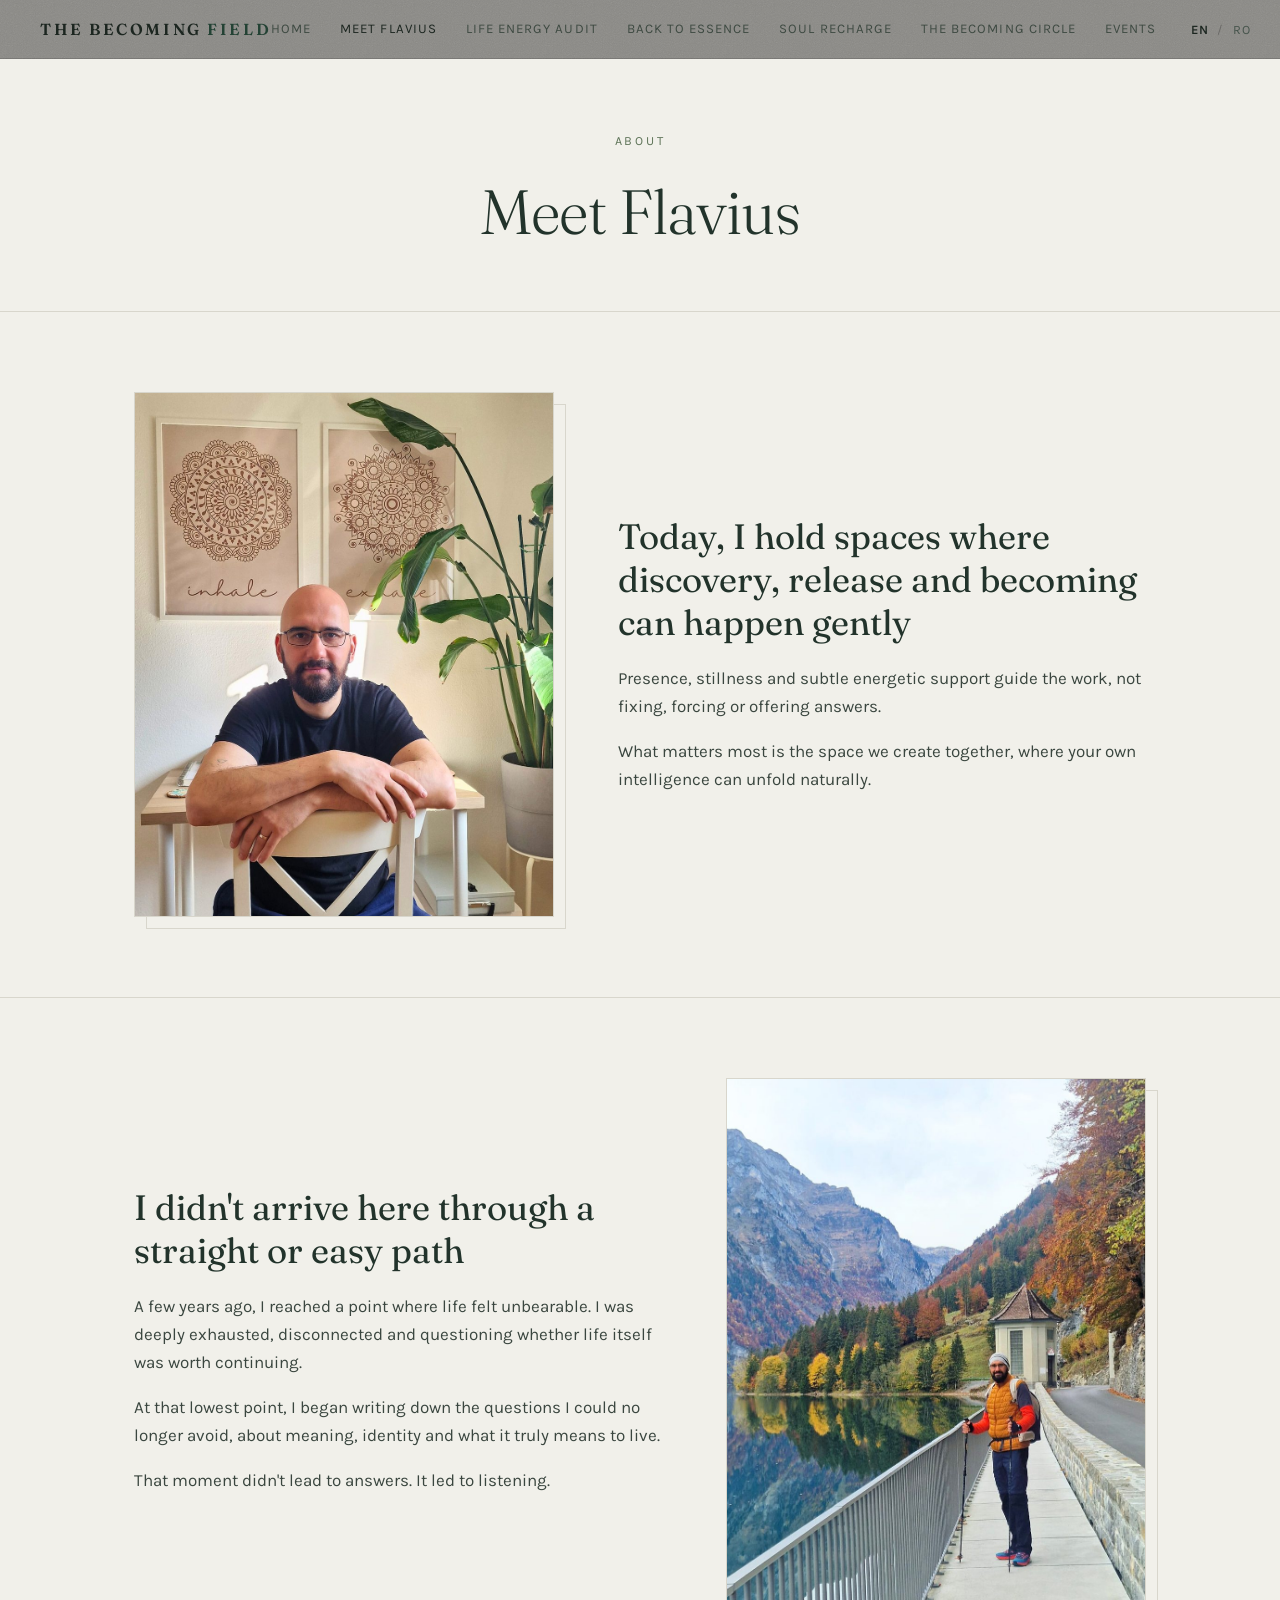
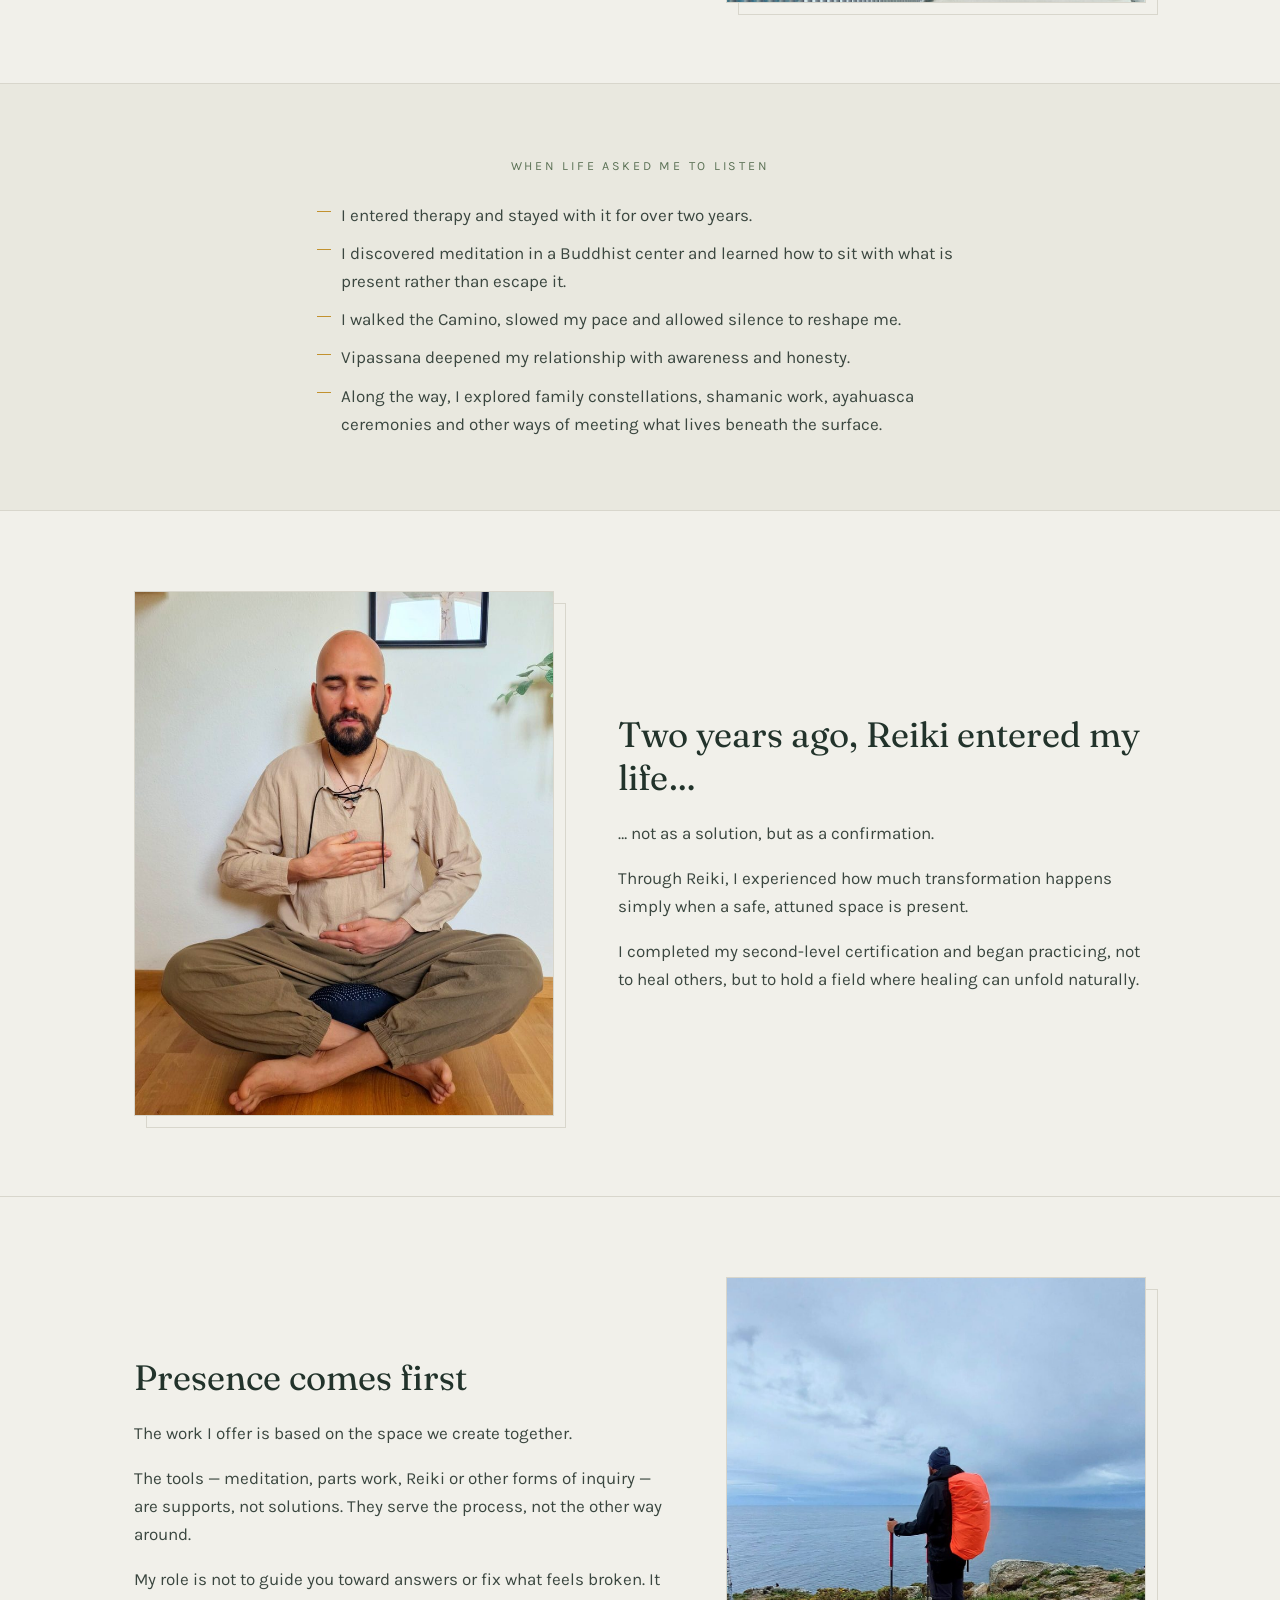
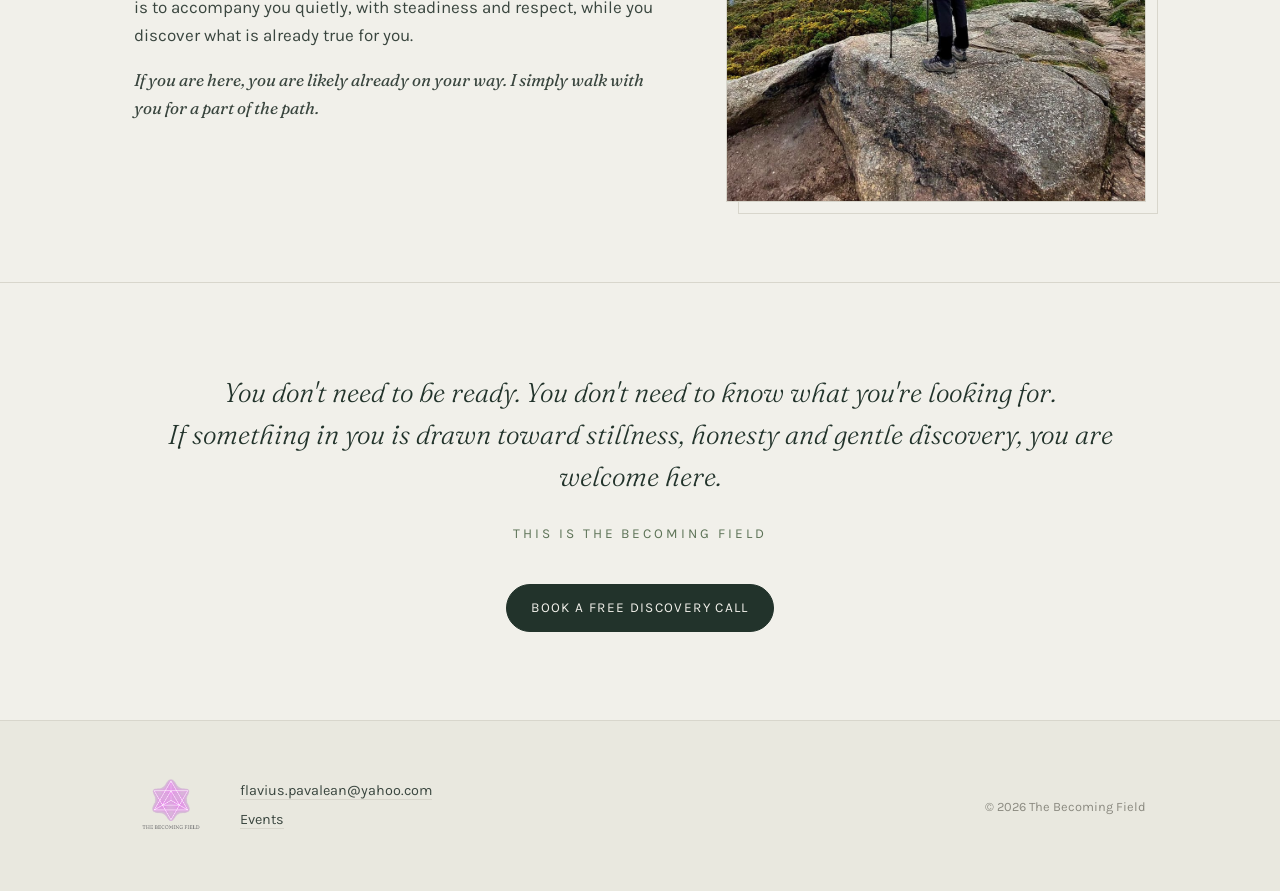
<file: meet-flavius.html>
<!DOCTYPE html>
<html lang="en">
<head>
<meta charset="UTF-8">
<meta name="viewport" content="width=device-width, initial-scale=1">
<title>Meet Flavius — The Becoming Field</title>
<meta name="description" content="The story behind The Becoming Field — how listening, practice, and Reiki shaped the spaces Flavius holds today.">
<link rel="preconnect" href="https://fonts.googleapis.com">
<link rel="preconnect" href="https://fonts.gstatic.com" crossorigin>
<link href="https://fonts.googleapis.com/css2?family=Fraunces:ital,opsz,wght@0,9..144,300;0,9..144,400;0,9..144,600;1,9..144,300;1,9..144,400&family=Karla:wght@300;400;500;600&display=swap" rel="stylesheet">
<link rel="icon" href="favicon.ico" sizes="any">
<link rel="icon" href="favicon.svg" type="image/svg+xml">
<link rel="apple-touch-icon" href="apple-touch-icon.png">
<link rel="stylesheet" href="style.css">
</head>
<body>

<header>
  <div class="nav">
    <a class="wordmark" href="index.html">The Becoming <span>Field</span></a>
    <button class="nav-toggle" aria-label="Menu" aria-expanded="false" aria-controls="nav-menu"><span></span></button>
    <div class="nav-right" id="nav-menu">
      <nav class="links" aria-label="Main">
      <a href="index.html">Home</a>
      <a href="meet-flavius.html" aria-current="page">Meet Flavius</a>
      <a href="energy-audit.html">Life Energy Audit</a>
      <a href="back-to-essence.html">Back to Essence</a>
      <a href="soul-recharge.html">Soul Recharge</a>
      <a href="becoming-circle.html">The Becoming Circle</a>
      <!-- PLACEHOLDER: replace # with your Meetup / Luma events link -->
      <a href="https://www.meetup.com/blooming-soul-journeys-freedom-presence-inner-peace/" target="_blank" rel="noopener">Events</a>
    </nav>
    <div class="lang-switch">
      <a aria-current="true">EN</a><span class="sep">/</span><a href="ro/despre-flavius.html">RO</a>
    </div>
    </div>
  </div>
</header>

<main>

  <div class="page-hero">
    <p class="eyebrow">About</p>
    <h1>Meet Flavius</h1>
  </div>

  <section>
    <div class="section-inner reveal">
      <div class="split">
        <div class="media">
          <img src="images/flavius-desk.jpg" alt="Flavius sitting at his desk, smiling">
        </div>
        <div>
          <h2 class="section-title">Today, I hold spaces where discovery, release and becoming can happen gently</h2>
          <div class="prose">
            <p>Presence, stillness and subtle energetic support guide the work, not fixing, forcing or offering answers.</p>
            <p>What matters most is the space we create together, where your own intelligence can unfold naturally.</p>
          </div>
        </div>
      </div>
    </div>
  </section>

  <section>
    <div class="section-inner reveal">
      <div class="split flip">
        <div class="media">
          <img src="images/mountain-path.jpg" alt="Flavius hiking across a bridge by a mountain lake in autumn">
        </div>
        <div>
          <h2 class="section-title">I didn't arrive here through a straight or easy path</h2>
          <div class="prose">
            <p>A few years ago, I reached a point where life felt unbearable. I was deeply exhausted, disconnected and questioning whether life itself was worth continuing.</p>
            <p>At that lowest point, I began writing down the questions I could no longer avoid, about meaning, identity and what it truly means to live.</p>
            <p>That moment didn't lead to answers. It led to listening.</p>
          </div>
        </div>
      </div>
    </div>
  </section>

  <section class="band">
    <div class="section-inner reveal">
      <p class="section-kicker">When life asked me to listen</p>
      <div class="prose" style="max-width:38em;margin:1.5rem auto 0;text-align:left">
        <ul>
          <li>I entered therapy and stayed with it for over two years.</li>
          <li>I discovered meditation in a Buddhist center and learned how to sit with what is present rather than escape it.</li>
          <li>I walked the Camino, slowed my pace and allowed silence to reshape me.</li>
          <li>Vipassana deepened my relationship with awareness and honesty.</li>
          <li>Along the way, I explored family constellations, shamanic work, ayahuasca ceremonies and other ways of meeting what lives beneath the surface.</li>
        </ul>
      </div>
    </div>
  </section>

  <section>
    <div class="section-inner reveal">
      <div class="split">
        <div class="media">
          <img src="images/flavius-meditation.jpg" alt="Flavius meditating cross-legged with a hand on his heart">
        </div>
        <div>
          <h2 class="section-title">Two years ago, Reiki entered my life…</h2>
          <div class="prose">
            <p>… not as a solution, but as a confirmation.</p>
            <p>Through Reiki, I experienced how much transformation happens simply when a safe, attuned space is present.</p>
            <p>I completed my second-level certification and began practicing, not to heal others, but to hold a field where healing can unfold naturally.</p>
          </div>
        </div>
      </div>
    </div>
  </section>

  <section>
    <div class="section-inner reveal">
      <div class="split flip">
        <div class="media">
          <img src="images/camino.jpg" alt="A walker with a backpack standing on a rock by the sea">
        </div>
        <div>
          <h2 class="section-title">Presence comes first</h2>
          <div class="prose">
            <p>The work I offer is based on the space we create together.</p>
            <p>The tools — meditation, parts work, Reiki or other forms of inquiry — are supports, not solutions. They serve the process, not the other way around.</p>
            <p>My role is not to guide you toward answers or fix what feels broken. It is to accompany you quietly, with steadiness and respect, while you discover what is already true for you.</p>
            <p><em>If you are here, you are likely already on your way. I simply walk with you for a part of the path.</em></p>
          </div>
        </div>
      </div>
    </div>
  </section>

  <section class="closing">
    <div class="section-inner reveal">
      <p class="invite">You don't need to be ready. You don't need to know what you're looking for.<br>
      If something in you is drawn toward stillness, honesty and gentle discovery, you are welcome here.</p>
      <p class="signature">This is The Becoming Field</p>
      <button class="btn solid" data-cal-link="thebecomingfield/discovery-call" data-cal-config='{"theme":"light"}' style="margin-top:2.4rem;cursor:pointer;font-family:inherit">Book a free discovery call</button>
    </div>
  </section>

</main>

<footer>
  <div class="foot">
    <img class="logo" src="images/logo.png" alt="The Becoming Field logo">
    <div class="contact">
      <a href="mailto:flavius.pavalean@yahoo.com">flavius.pavalean@yahoo.com</a><br>
      <!-- PLACEHOLDER: replace # with your Meetup / Luma events link -->
      <a href="https://www.meetup.com/blooming-soul-journeys-freedom-presence-inner-peace/" target="_blank" rel="noopener">Events</a>
    </div>
    <p class="copy">© 2026 The Becoming Field</p>
  </div>
</footer>

<script>
const io=new IntersectionObserver(es=>{es.forEach(e=>{if(e.isIntersecting){e.target.classList.add('in');io.unobserve(e.target)}})},{threshold:.1});
document.querySelectorAll('.reveal').forEach(el=>io.observe(el));
</script>

<script>
(function(){
  var t=document.querySelector('.nav-toggle'), m=document.getElementById('nav-menu');
  if(t&&m){t.addEventListener('click',function(){
    var open=m.classList.toggle('open');
    t.setAttribute('aria-expanded',open?'true':'false');
  });
  m.querySelectorAll('a').forEach(function(a){a.addEventListener('click',function(){m.classList.remove('open');t.setAttribute('aria-expanded','false');});});
  }
})();
</script>
<script type="text/javascript">
(function (C, A, L) { let p = function (a, ar) { a.q.push(ar); }; let d = C.document; C.Cal = C.Cal || function () { let cal = C.Cal; let ar = arguments; if (!cal.loaded) { cal.ns = {}; cal.q = cal.q || []; d.head.appendChild(d.createElement("script")).src = A; cal.loaded = true; } if (ar[0] === L) { const api = function () { p(api, arguments); }; const namespace = ar[1]; api.q = api.q || []; if(typeof namespace === "string"){cal.ns[namespace] = cal.ns[namespace] || api;p(cal.ns[namespace], ar);p(cal, ["initNamespace", namespace]);} else p(cal, ar); return;} p(cal, ar); }; })(window, "https://app.cal.com/embed/embed.js", "init");
Cal("init", {origin:"https://cal.com"});
Cal("ui", {"theme":"light","styles":{"branding":{"brandColor":"#5C7256"}},"hideEventTypeDetails":false,"layout":"month_view"});
</script>
</body>
</html>
</file>
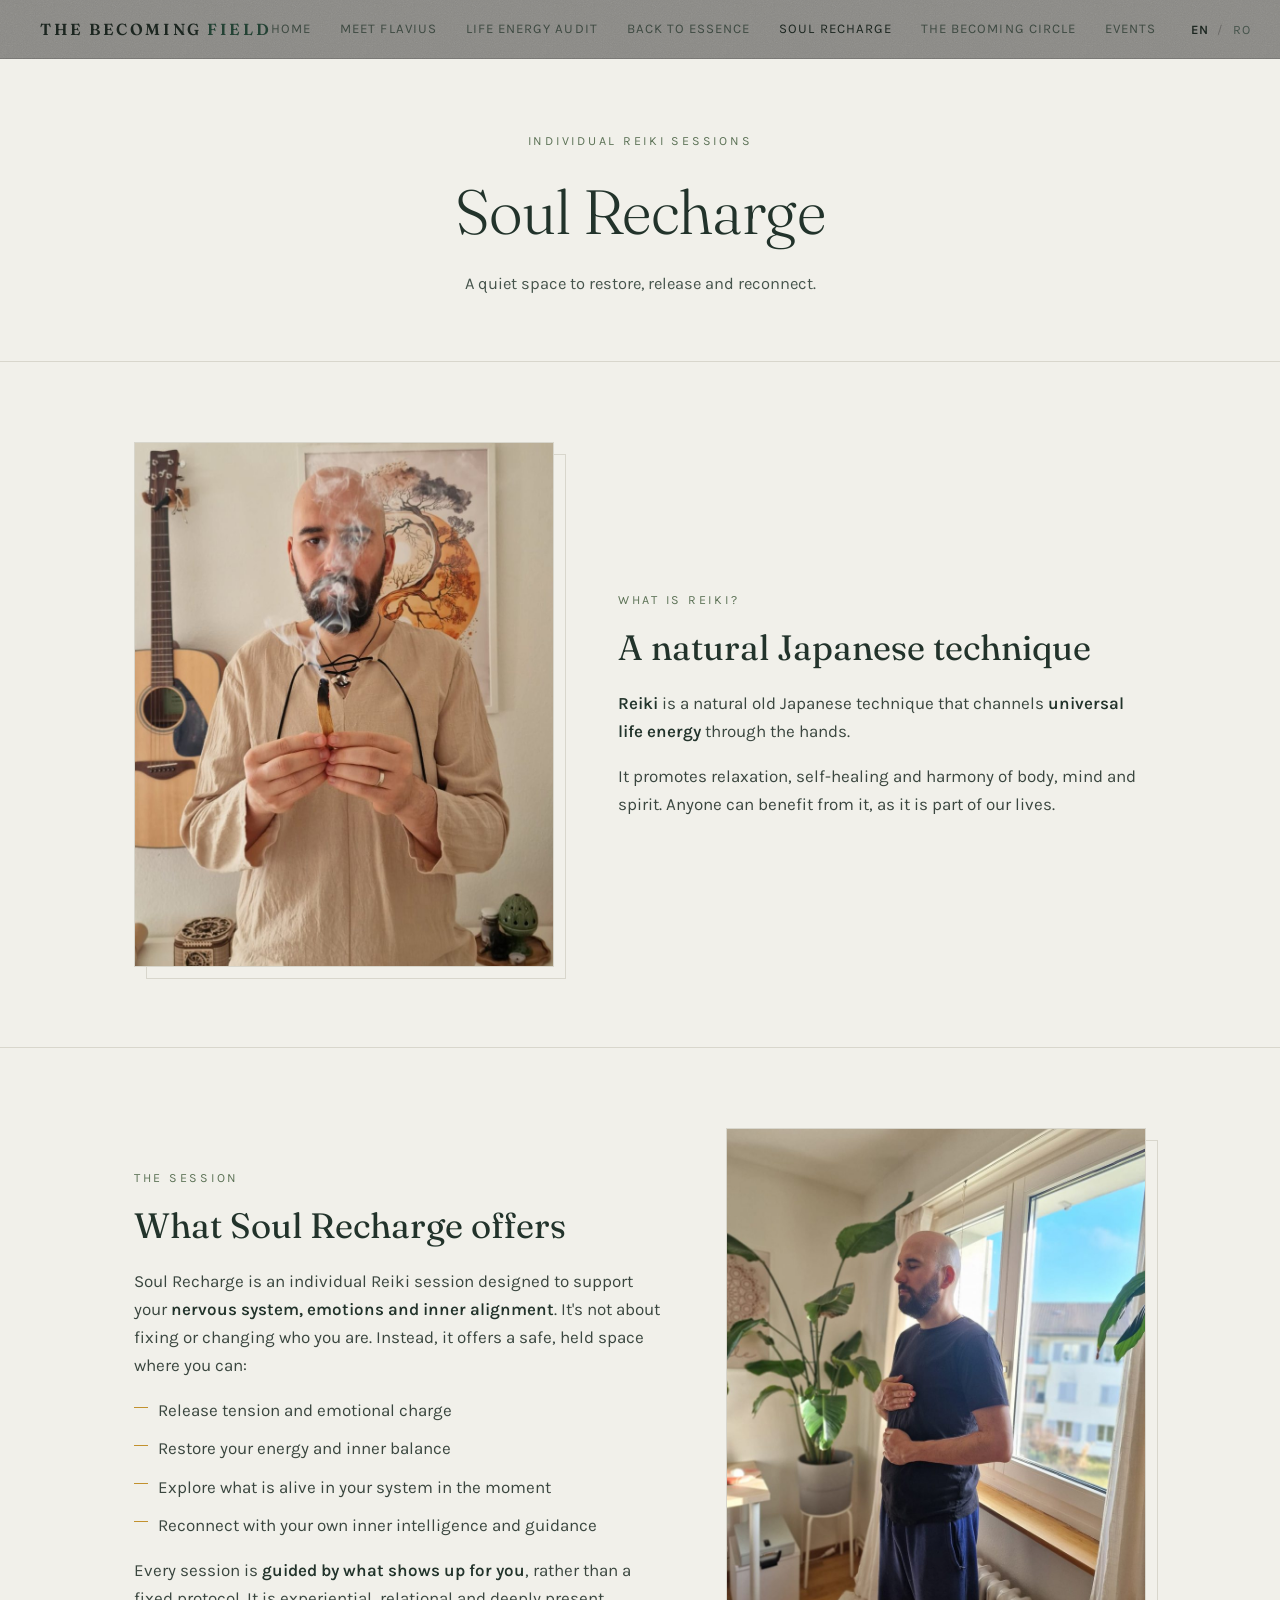
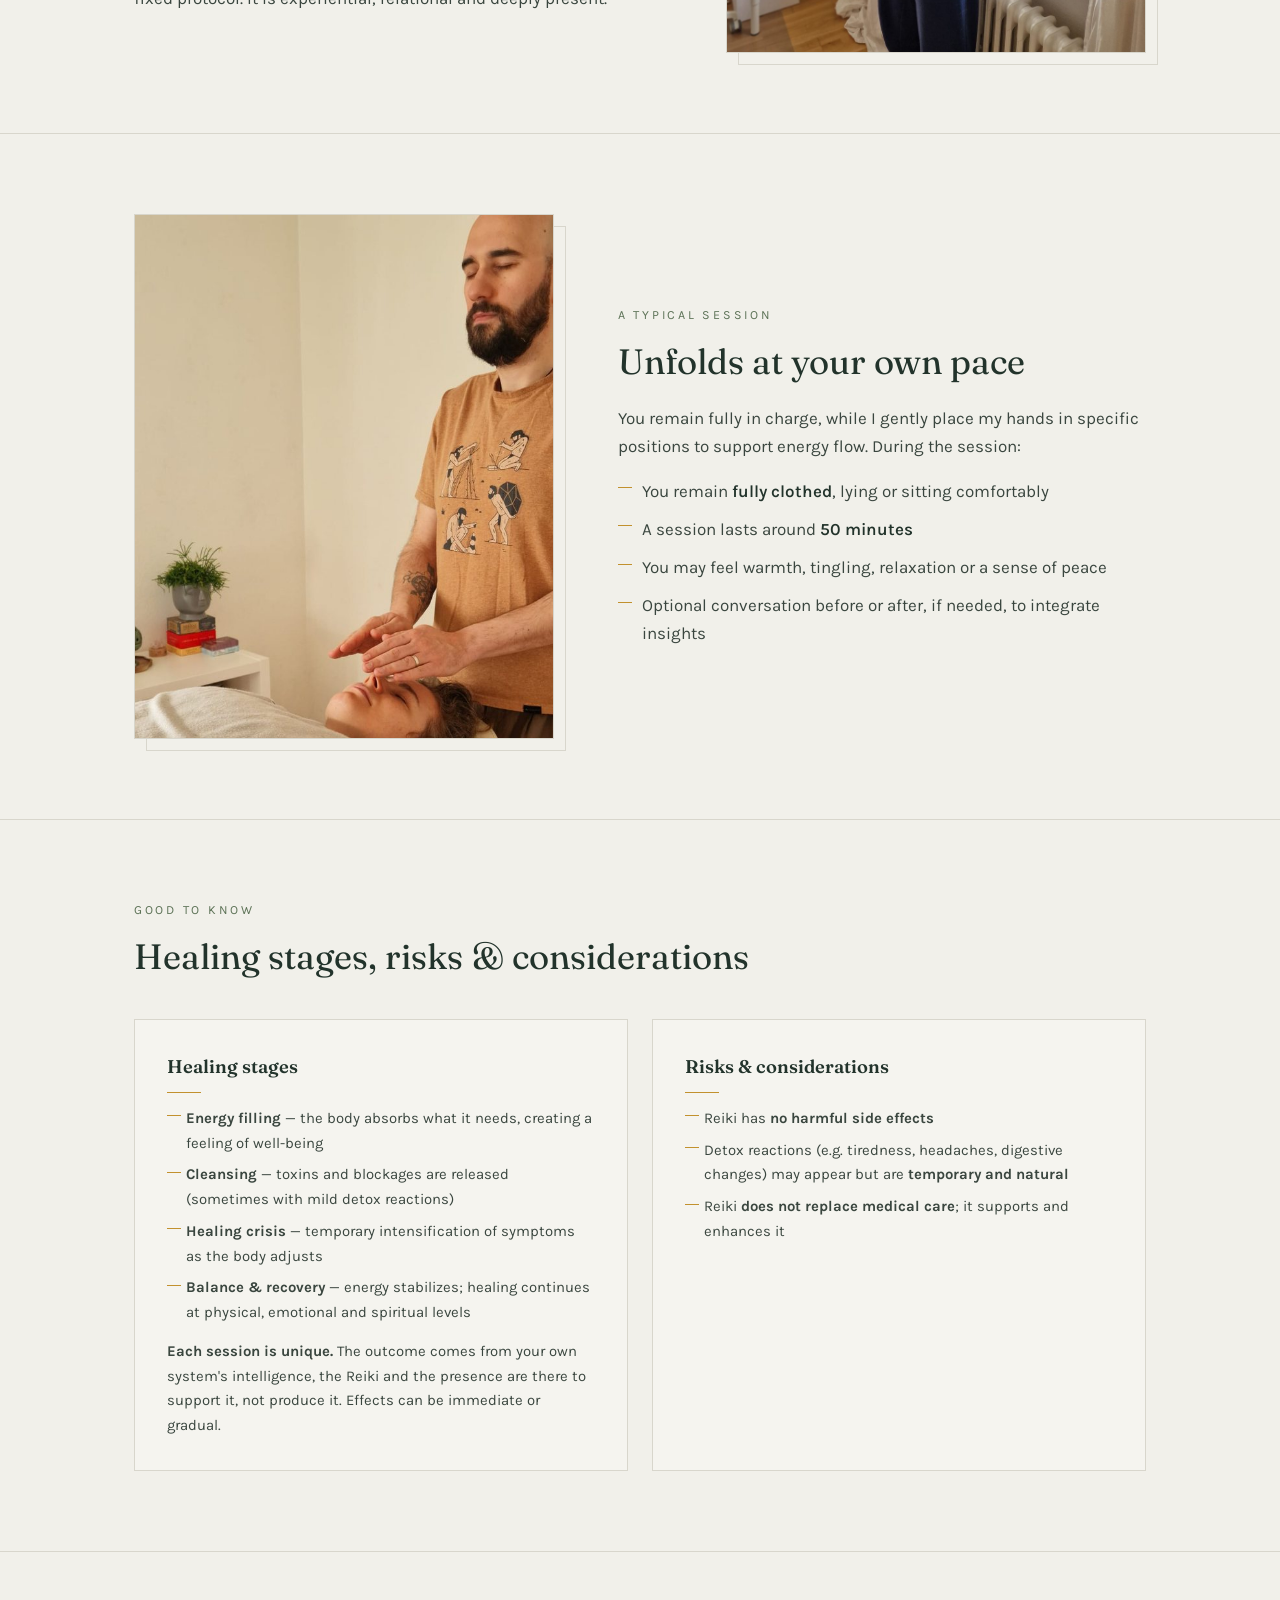
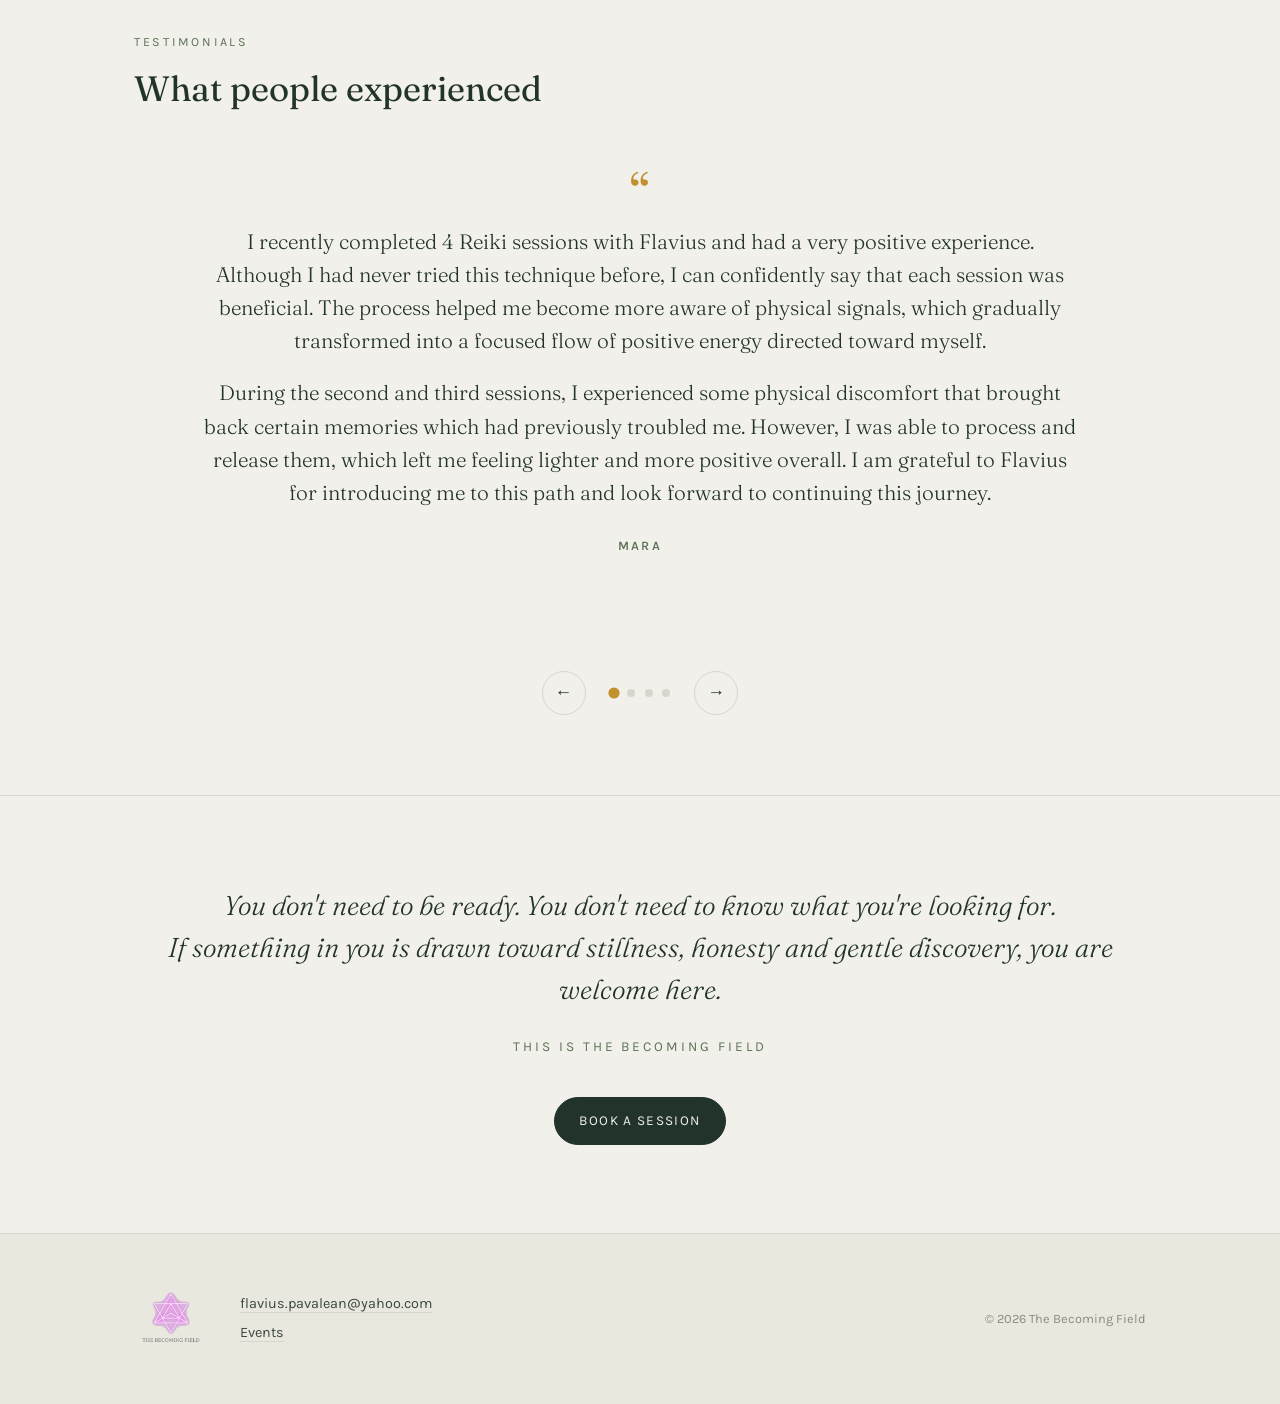
<file: soul-recharge.html>
<!DOCTYPE html>
<html lang="en">
<head>
<meta charset="UTF-8">
<meta name="viewport" content="width=device-width, initial-scale=1">
<title>Soul Recharge — Individual Reiki Sessions — The Becoming Field</title>
<meta name="description" content="Soul Recharge: individual Reiki sessions. A quiet space to restore, release, and reconnect.">
<link rel="preconnect" href="https://fonts.googleapis.com">
<link rel="preconnect" href="https://fonts.gstatic.com" crossorigin>
<link href="https://fonts.googleapis.com/css2?family=Fraunces:ital,opsz,wght@0,9..144,300;0,9..144,400;0,9..144,600;1,9..144,300;1,9..144,400&family=Karla:wght@300;400;500;600&display=swap" rel="stylesheet">
<link rel="icon" href="favicon.ico" sizes="any">
<link rel="icon" href="favicon.svg" type="image/svg+xml">
<link rel="apple-touch-icon" href="apple-touch-icon.png">
<link rel="stylesheet" href="style.css">
</head>
<body>

<header>
  <div class="nav">
    <a class="wordmark" href="index.html">The Becoming <span>Field</span></a>
    <button class="nav-toggle" aria-label="Menu" aria-expanded="false" aria-controls="nav-menu"><span></span></button>
    <div class="nav-right" id="nav-menu">
      <nav class="links" aria-label="Main">
      <a href="index.html">Home</a>
      <a href="meet-flavius.html">Meet Flavius</a>
      <a href="energy-audit.html">Life Energy Audit</a>
      <a href="back-to-essence.html">Back to Essence</a>
      <a href="soul-recharge.html" aria-current="page">Soul Recharge</a>
      <a href="becoming-circle.html">The Becoming Circle</a>
      <!-- PLACEHOLDER: replace # with your Meetup / Luma events link -->
      <a href="https://www.meetup.com/blooming-soul-journeys-freedom-presence-inner-peace/" target="_blank" rel="noopener">Events</a>
    </nav>
    <div class="lang-switch">
      <a aria-current="true">EN</a><span class="sep">/</span><a href="ro/soul-recharge.html">RO</a>
    </div>
    </div>
  </div>
</header>

<main>

  <div class="page-hero">
    <p class="eyebrow">Individual Reiki sessions</p>
    <h1>Soul Recharge</h1>
    <p class="sub">A quiet space to restore, release and reconnect.</p>
  </div>

  <section>
    <div class="section-inner reveal">
      <div class="split">
        <div class="media">
          <img src="images/flavius-incense.jpg" alt="Flavius preparing the session space with incense">
        </div>
        <div>
          <p class="section-kicker">What is Reiki?</p>
          <h2 class="section-title">A natural Japanese technique</h2>
          <div class="prose">
            <p><strong>Reiki</strong> is a natural old Japanese technique that channels <strong>universal life energy</strong> through the hands.</p>
            <p>It promotes relaxation, self-healing and harmony of body, mind and spirit. Anyone can benefit from it, as it is part of our lives.</p>
          </div>
        </div>
      </div>
    </div>
  </section>

  <section>
    <div class="section-inner reveal">
      <div class="split flip">
        <div class="media">
          <img src="images/flavius-window.jpg" alt="Flavius standing by the window with hands on chest and abdomen">
        </div>
        <div>
          <p class="section-kicker">The session</p>
          <h2 class="section-title">What Soul Recharge offers</h2>
          <div class="prose">
            <p>Soul Recharge is an individual Reiki session designed to support your <strong>nervous system, emotions and inner alignment</strong>. It's not about fixing or changing who you are. Instead, it offers a safe, held space where you can:</p>
            <ul>
              <li>Release tension and emotional charge</li>
              <li>Restore your energy and inner balance</li>
              <li>Explore what is alive in your system in the moment</li>
              <li>Reconnect with your own inner intelligence and guidance</li>
            </ul>
            <p>Every session is <strong>guided by what shows up for you</strong>, rather than a fixed protocol. It is experiential, relational and deeply present.</p>
          </div>
        </div>
      </div>
    </div>
  </section>

  <section>
    <div class="section-inner reveal">
      <div class="split">
        <div class="media">
          <img src="images/reiki-session.jpg" alt="Flavius giving a Reiki session to a person lying down" style="object-position:72% 18%">
        </div>
        <div>
          <p class="section-kicker">A typical session</p>
          <h2 class="section-title">Unfolds at your own pace</h2>
          <div class="prose">
            <p>You remain fully in charge, while I gently place my hands in specific positions to support energy flow. During the session:</p>
            <ul>
              <li>You remain <strong>fully clothed</strong>, lying or sitting comfortably</li>
              <li>A session lasts around <strong>50 minutes</strong></li>
              <li>You may feel warmth, tingling, relaxation or a sense of peace</li>
              <li>Optional conversation before or after, if needed, to integrate insights</li>
            </ul>
          </div>
        </div>
      </div>
    </div>
  </section>

  <section>
    <div class="section-inner reveal">
      <p class="section-kicker">Good to know</p>
      <h2 class="section-title">Healing stages, risks &amp; considerations</h2>
      <div class="cards2">
        <div class="icard">
          <h3>Healing stages</h3>
          <ul>
            <li><strong>Energy filling</strong> — the body absorbs what it needs, creating a feeling of well-being</li>
            <li><strong>Cleansing</strong> — toxins and blockages are released (sometimes with mild detox reactions)</li>
            <li><strong>Healing crisis</strong> — temporary intensification of symptoms as the body adjusts</li>
            <li><strong>Balance &amp; recovery</strong> — energy stabilizes; healing continues at physical, emotional and spiritual levels</li>
          </ul>
          <p style="margin-top:1em"><strong>Each session is unique.</strong> The outcome comes from your own system's intelligence, the Reiki and the presence are there to support it, not produce it. Effects can be immediate or gradual.</p>
        </div>
        <div class="icard">
          <h3>Risks &amp; considerations</h3>
          <ul>
            <li>Reiki has <strong>no harmful side effects</strong></li>
            <li>Detox reactions (e.g. tiredness, headaches, digestive changes) may appear but are <strong>temporary and natural</strong></li>
            <li>Reiki <strong>does not replace medical care</strong>; it supports and enhances it</li>
          </ul>
        </div>
      </div>
    </div>
  </section>

  <section>
    <div class="section-inner reveal">
      <p class="section-kicker">Testimonials</p>
      <h2 class="section-title">What people experienced</h2>

      <div class="carousel" id="testimonials">
        <div class="carousel-track">

          <figure class="slide" aria-roledescription="testimonial">
            <span class="quote-mark">“</span>
            <blockquote>
              <p>I recently completed 4 Reiki sessions with Flavius and had a very positive experience. Although I had never tried this technique before, I can confidently say that each session was beneficial. The process helped me become more aware of physical signals, which gradually transformed into a focused flow of positive energy directed toward myself.</p>
              <p>During the second and third sessions, I experienced some physical discomfort that brought back certain memories which had previously troubled me. However, I was able to process and release them, which left me feeling lighter and more positive overall. I am grateful to Flavius for introducing me to this path and look forward to continuing this journey.</p>
            </blockquote>
            <figcaption>Mara</figcaption>
          </figure>

          <figure class="slide" aria-roledescription="testimonial">
            <span class="quote-mark">“</span>
            <blockquote>
              <p>I am not a "spiritual" person, not really understanding all the inner soul-, breathing-, healing-techniques (and not having the patience for it). Trying Reiki was really a challenge for me to trust the process and try something totally new and unknown.</p>
              <p>Flavius is super professional and made the whole experience real for me. I felt during and after the sessions energy in my body, that opened stuck emotions. I felt released and much relaxed after the session. Thank you, dear Flavius, I recommend it to everyone!</p>
            </blockquote>
            <figcaption>Martina</figcaption>
          </figure>

          <figure class="slide" aria-roledescription="testimonial">
            <span class="quote-mark">“</span>
            <blockquote>
              <p>It was my first experience with Reiki and, honestly, I went in without expectations, just with an open mind and an open heart. I had four sessions with Flavius and I can say the experience was surprisingly pleasant and calming. The way he worked with the energy was very attentive and gentle, unhurried.</p>
              <p>The environment mattered a lot to me. The atmosphere, the scents, the quiet, all of it helped me ease into the state and feel safe. Flavius was very professional throughout the entire process. For anyone who is curious or just beginning their journey with Reiki, I believe he is a very suitable person to start with.</p>
            </blockquote>
            <figcaption>Andrei</figcaption>
          </figure>

          <figure class="slide" aria-roledescription="testimonial">
            <span class="quote-mark">“</span>
            <blockquote>
              <p>It was my first time trying Reiki and honestly, the best testimonial I can give is that I keep going back, again and again, for packages of 4 sessions as part of my inner development journey. Each session has been its own universe. I've released old blockages, felt physical tension leave my body and experienced deep layers of healing. Some moments have even felt as profound and spiritually expansive as the ones I've only had before during plant ceremonies.</p>
              <p>And Flavius himself… his presence is something rare. His energy is grounded, steady, deeply attuned, protective, calm yet powerful, a beautifully aligned space that makes you feel both safe and open. I would wholeheartedly recommend this experience to anyone feeling called to explore deeper layers of themselves.</p>
            </blockquote>
            <figcaption>Roberta</figcaption>
          </figure>

        </div>

        <div class="carousel-controls">
          <button class="c-arrow" data-dir="-1" aria-label="Previous testimonial">&#8592;</button>
          <div class="c-dots" role="tablist" aria-label="Choose testimonial"></div>
          <button class="c-arrow" data-dir="1" aria-label="Next testimonial">&#8594;</button>
        </div>
      </div>
    </div>
  </section>

  <section class="closing">
    <div class="section-inner reveal">
      <p class="invite">You don't need to be ready. You don't need to know what you're looking for.<br>
      If something in you is drawn toward stillness, honesty and gentle discovery, you are welcome here.</p>
      <p class="signature">This is The Becoming Field</p>
      <!-- PLACEHOLDER: replace mailto with a booking link if you prefer -->
      <button class="btn solid" data-cal-link="thebecomingfield/soul-recharge" data-cal-config='{"theme":"light"}' style="margin-top:2.4rem;cursor:pointer;font-family:inherit">Book a session</button>
    </div>
  </section>

</main>

<footer>
  <div class="foot">
    <img class="logo" src="images/logo.png" alt="The Becoming Field logo">
    <div class="contact">
      <a href="mailto:flavius.pavalean@yahoo.com">flavius.pavalean@yahoo.com</a><br>
      <!-- PLACEHOLDER: replace # with your Meetup / Luma events link -->
      <a href="https://www.meetup.com/blooming-soul-journeys-freedom-presence-inner-peace/" target="_blank" rel="noopener">Events</a>
    </div>
    <p class="copy">© 2026 The Becoming Field</p>
  </div>
</footer>

<script>
// testimonial carousel
(function(){
  const c=document.getElementById('testimonials');
  if(!c)return;
  const track=c.querySelector('.carousel-track');
  const slides=[...c.querySelectorAll('.slide')];
  const dotsWrap=c.querySelector('.c-dots');
  let i=0;
  slides.forEach((s,n)=>{
    const d=document.createElement('button');
    d.className='c-dot';d.setAttribute('role','tab');
    d.setAttribute('aria-label','Testimonial '+(n+1));
    d.addEventListener('click',()=>go(n));
    dotsWrap.appendChild(d);
  });
  const dots=[...dotsWrap.children];
  function go(n){
    i=(n+slides.length)%slides.length;
    track.style.transform='translateX('+(-i*100)+'%)';
    dots.forEach((d,k)=>d.setAttribute('aria-selected',k===i));
  }
  c.querySelectorAll('.c-arrow').forEach(b=>b.addEventListener('click',()=>go(i+ +b.dataset.dir)));
  // basic swipe
  let x0=null;
  track.addEventListener('touchstart',e=>x0=e.touches[0].clientX,{passive:true});
  track.addEventListener('touchend',e=>{
    if(x0===null)return;
    const dx=e.changedTouches[0].clientX-x0;
    if(Math.abs(dx)>40)go(i+(dx<0?1:-1));
    x0=null;
  });
  go(0);
})();
const io=new IntersectionObserver(es=>{es.forEach(e=>{if(e.isIntersecting){e.target.classList.add('in');io.unobserve(e.target)}})},{threshold:.1});
document.querySelectorAll('.reveal').forEach(el=>io.observe(el));
</script>

<script type="text/javascript">
(function (C, A, L) { let p = function (a, ar) { a.q.push(ar); }; let d = C.document; C.Cal = C.Cal || function () { let cal = C.Cal; let ar = arguments; if (!cal.loaded) { cal.ns = {}; cal.q = cal.q || []; d.head.appendChild(d.createElement("script")).src = A; cal.loaded = true; } if (ar[0] === L) { const api = function () { p(api, arguments); }; const namespace = ar[1]; api.q = api.q || []; if(typeof namespace === "string"){cal.ns[namespace] = cal.ns[namespace] || api;p(cal.ns[namespace], ar);p(cal, ["initNamespace", namespace]);} else p(cal, ar); return;} p(cal, ar); }; })(window, "https://app.cal.com/embed/embed.js", "init");
Cal("init", {origin:"https://cal.com"});
Cal("ui", {"theme":"light","styles":{"branding":{"brandColor":"#5C7256"}},"hideEventTypeDetails":false,"layout":"month_view"});
</script>

<script>
(function(){
  var t=document.querySelector('.nav-toggle'), m=document.getElementById('nav-menu');
  if(t&&m){t.addEventListener('click',function(){
    var open=m.classList.toggle('open');
    t.setAttribute('aria-expanded',open?'true':'false');
  });
  m.querySelectorAll('a').forEach(function(a){a.addEventListener('click',function(){m.classList.remove('open');t.setAttribute('aria-expanded','false');});});
  }
})();
</script>
</body>
</html>
</file>
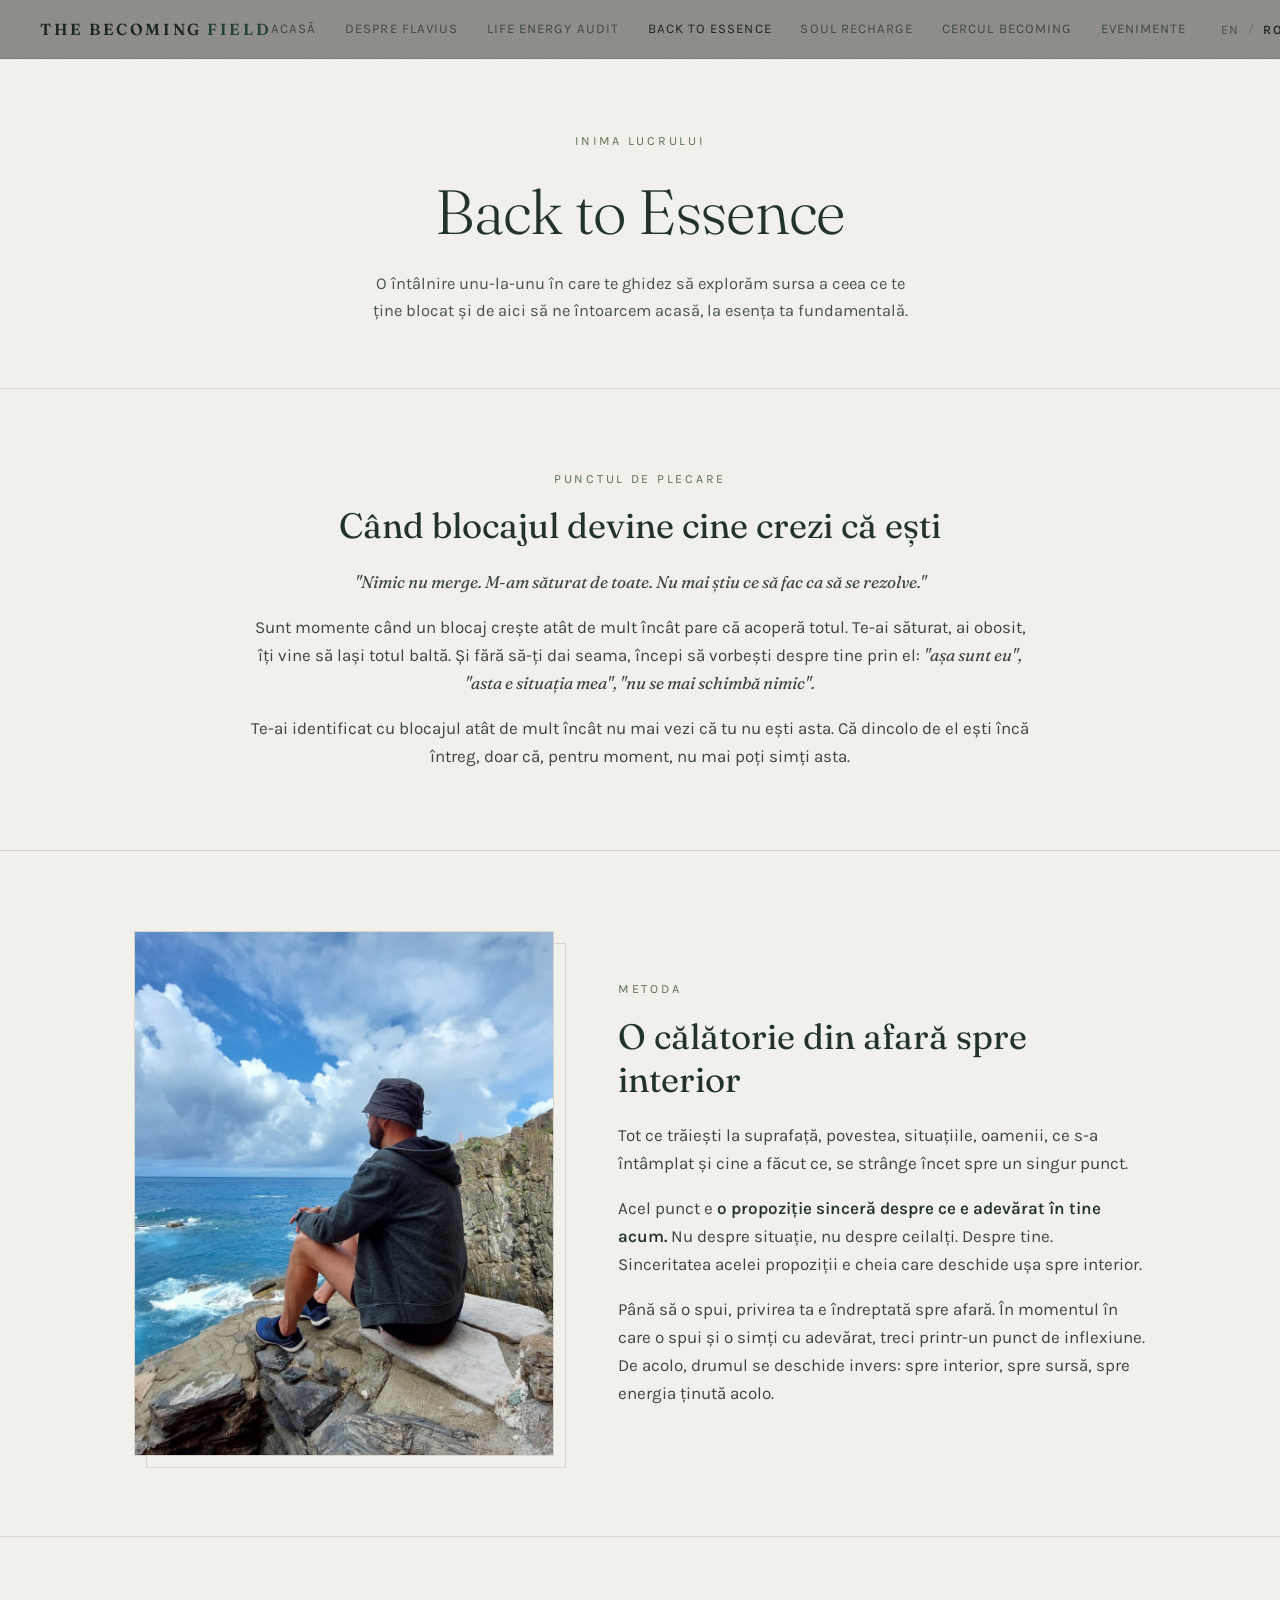
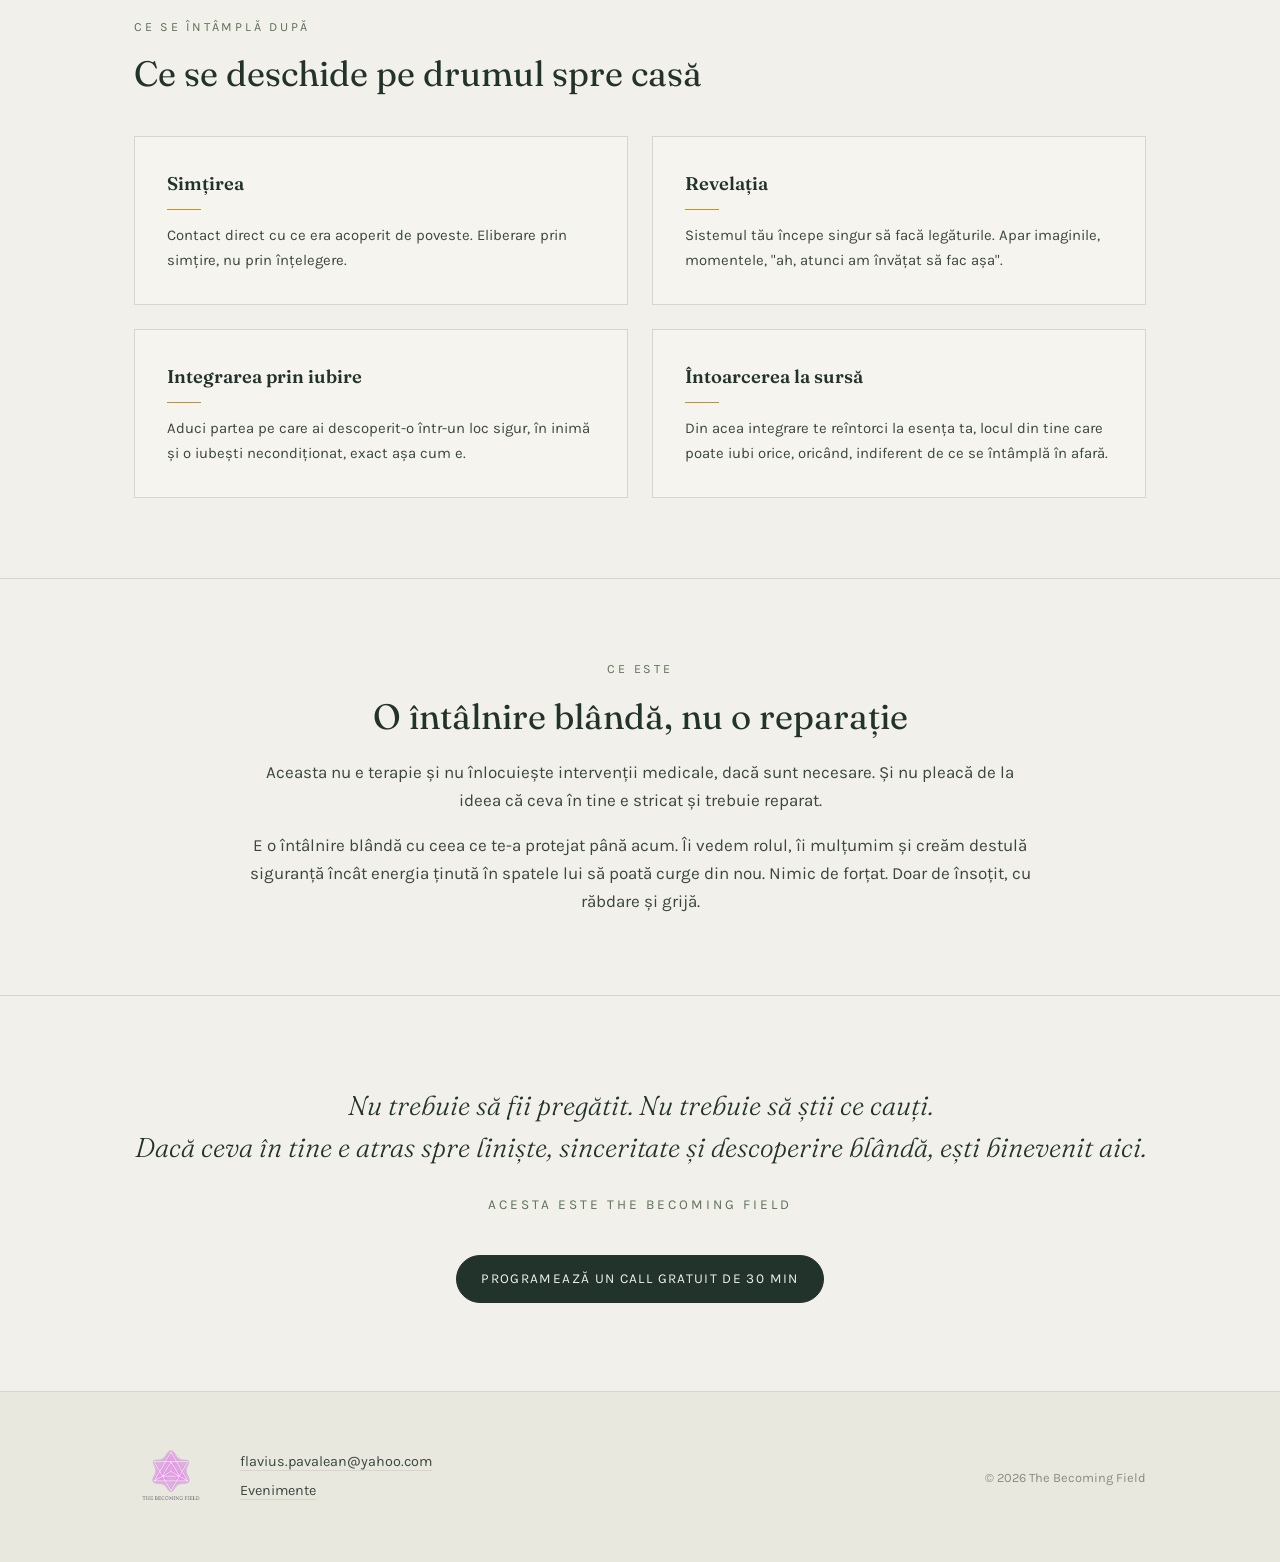
<file: ro/back-to-essence.html>
<!DOCTYPE html>
<html lang="ro">
<head>
<meta charset="UTF-8">
<meta name="viewport" content="width=device-width, initial-scale=1">
<title>Back to Essence — Sesiuni unu-la-unu — The Becoming Field</title>
<meta name="description" content="Back to Essence: o călătorie unu-la-unu spre sursa a ceea ce te ține blocat și acasă, la esența ta fundamentală.">
<link rel="preconnect" href="https://fonts.googleapis.com">
<link rel="preconnect" href="https://fonts.gstatic.com" crossorigin>
<link href="https://fonts.googleapis.com/css2?family=Fraunces:ital,opsz,wght@0,9..144,300;0,9..144,400;0,9..144,600;1,9..144,300;1,9..144,400&family=Karla:wght@300;400;500;600&display=swap" rel="stylesheet">
<link rel="icon" href="../favicon.ico" sizes="any">
<link rel="icon" href="../favicon.svg" type="image/svg+xml">
<link rel="apple-touch-icon" href="../apple-touch-icon.png">
<link rel="stylesheet" href="../style.css">
</head>
<body>

<header>
  <div class="nav">
    <a class="wordmark" href="index.html">The Becoming <span>Field</span></a>
    <button class="nav-toggle" aria-label="Meniu" aria-expanded="false" aria-controls="nav-menu"><span></span></button>
    <div class="nav-right" id="nav-menu">
      <nav class="links" aria-label="Principal">
      <a href="index.html">Acasă</a>
      <a href="despre-flavius.html">Despre Flavius</a>
      <a href="energy-audit.html">Life Energy Audit</a>
      <a href="back-to-essence.html" aria-current="page">Back to Essence</a>
      <a href="soul-recharge.html">Soul Recharge</a>
      <a href="cercul-becoming.html">Cercul Becoming</a>
      <a href="https://www.meetup.com/blooming-soul-journeys-freedom-presence-inner-peace/" target="_blank" rel="noopener">Evenimente</a>
    </nav>
    <div class="lang-switch">
      <a href="../back-to-essence.html">EN</a><span class="sep">/</span><a aria-current="true">RO</a>
    </div>
    </div>
  </div>
</header>

<main>

  <div class="page-hero">
    <p class="eyebrow">Inima lucrului</p>
    <h1>Back to Essence</h1>
    <p class="sub">O întâlnire unu-la-unu în care te ghidez să explorăm sursa a ceea ce te ține blocat și de aici să ne întoarcem acasă, la esența ta fundamentală.</p>
  </div>

  <section>
    <div class="section-inner reveal wide">
      <p class="section-kicker">Punctul de plecare</p>
      <h2 class="section-title">Când blocajul devine cine crezi că ești</h2>
      <div class="prose">
        <p><em>"Nimic nu merge. M-am săturat de toate. Nu mai știu ce să fac ca să se rezolve."</em></p>
        <p>Sunt momente când un blocaj crește atât de mult încât pare că acoperă totul. Te-ai săturat, ai obosit, îți vine să lași totul baltă. Și fără să-ți dai seama, începi să vorbești despre tine prin el: <em>"așa sunt eu", "asta e situația mea", "nu se mai schimbă nimic".</em></p>
        <p>Te-ai identificat cu blocajul atât de mult încât nu mai vezi că tu nu ești asta. Că dincolo de el ești încă întreg, doar că, pentru moment, nu mai poți simți asta.</p>
      </div>
    </div>
  </section>

  <section>
    <div class="section-inner reveal">
      <div class="split">
        <div class="media">
          <img src="../images/flavius-cliff.jpg" alt="Flavius stând pe o stâncă, privind spre mare">
        </div>
        <div>
          <p class="section-kicker">Metoda</p>
          <h2 class="section-title">O călătorie din afară spre interior</h2>
          <div class="prose">
            <p>Tot ce trăiești la suprafață, povestea, situațiile, oamenii, ce s-a întâmplat și cine a făcut ce, se strânge încet spre un singur punct.</p>
            <p>Acel punct e <strong>o propoziție sinceră despre ce e adevărat în tine acum.</strong> Nu despre situație, nu despre ceilalți. Despre tine. Sinceritatea acelei propoziții e cheia care deschide ușa spre interior.</p>
            <p>Până să o spui, privirea ta e îndreptată spre afară. În momentul în care o spui și o simți cu adevărat, treci printr-un punct de inflexiune. De acolo, drumul se deschide invers: spre interior, spre sursă, spre energia ținută acolo.</p>
          </div>
        </div>
      </div>
    </div>
  </section>

  <section>
    <div class="section-inner reveal">
      <p class="section-kicker">Ce se întâmplă după</p>
      <h2 class="section-title">Ce se deschide pe drumul spre casă</h2>
      <div class="cards2">
        <div class="icard">
          <h3>Simțirea</h3>
          <p>Contact direct cu ce era acoperit de poveste. Eliberare prin simțire, nu prin înțelegere.</p>
        </div>
        <div class="icard">
          <h3>Revelația</h3>
          <p>Sistemul tău începe singur să facă legăturile. Apar imaginile, momentele, "ah, atunci am învățat să fac așa".</p>
        </div>
        <div class="icard">
          <h3>Integrarea prin iubire</h3>
          <p>Aduci partea pe care ai descoperit-o într-un loc sigur, în inimă și o iubești necondiționat, exact așa cum e.</p>
        </div>
        <div class="icard">
          <h3>Întoarcerea la sursă</h3>
          <p>Din acea integrare te reîntorci la esența ta, locul din tine care poate iubi orice, oricând, indiferent de ce se întâmplă în afară.</p>
        </div>
      </div>
    </div>
  </section>

  <section>
    <div class="section-inner reveal wide">
      <p class="section-kicker">Ce este</p>
      <h2 class="section-title">O întâlnire blândă, nu o reparație</h2>
      <div class="prose">
        <p>Aceasta nu e terapie și nu înlocuiește intervenții medicale, dacă sunt necesare. Și nu pleacă de la ideea că ceva în tine e stricat și trebuie reparat.</p>
        <p>E o întâlnire blândă cu ceea ce te-a protejat până acum. Îi vedem rolul, îi mulțumim și creăm destulă siguranță încât energia ținută în spatele lui să poată curge din nou. Nimic de forțat. Doar de însoțit, cu răbdare și grijă.</p>
      </div>
    </div>
  </section>

  <section class="closing">
    <div class="section-inner reveal">
      <p class="invite">Nu trebuie să fii pregătit. Nu trebuie să știi ce cauți.<br>
      Dacă ceva în tine e atras spre liniște, sinceritate și descoperire blândă, ești binevenit aici.</p>
      <p class="signature">Acesta este The Becoming Field</p>
      <button class="btn solid" data-cal-link="thebecomingfield/discovery-call" data-cal-config='{"theme":"light"}' style="margin-top:2.4rem;cursor:pointer;font-family:inherit">Programează un call gratuit de 30 min</button>
    </div>
  </section>

</main>

<footer>
  <div class="foot">
    <img class="logo" src="../images/logo.png" alt="The Becoming Field logo">
    <div class="contact">
      <a href="mailto:flavius.pavalean@yahoo.com">flavius.pavalean@yahoo.com</a><br>
      <a href="https://www.meetup.com/blooming-soul-journeys-freedom-presence-inner-peace/" target="_blank" rel="noopener">Evenimente</a>
    </div>
    <p class="copy">© 2026 The Becoming Field</p>
  </div>
</footer>

<script>
const io=new IntersectionObserver(es=>{es.forEach(e=>{if(e.isIntersecting){e.target.classList.add('in');io.unobserve(e.target)}})},{threshold:.1});
document.querySelectorAll('.reveal').forEach(el=>io.observe(el));
</script>

<script type="text/javascript">
(function (C, A, L) { let p = function (a, ar) { a.q.push(ar); }; let d = C.document; C.Cal = C.Cal || function () { let cal = C.Cal; let ar = arguments; if (!cal.loaded) { cal.ns = {}; cal.q = cal.q || []; d.head.appendChild(d.createElement("script")).src = A; cal.loaded = true; } if (ar[0] === L) { const api = function () { p(api, arguments); }; const namespace = ar[1]; api.q = api.q || []; if(typeof namespace === "string"){cal.ns[namespace] = cal.ns[namespace] || api;p(cal.ns[namespace], ar);p(cal, ["initNamespace", namespace]);} else p(cal, ar); return;} p(cal, ar); }; })(window, "https://app.cal.com/embed/embed.js", "init");
Cal("init", {origin:"https://cal.com"});
Cal("ui", {"theme":"light","styles":{"branding":{"brandColor":"#5C7256"}},"hideEventTypeDetails":false,"layout":"month_view"});
</script>

<script>
(function(){
  var t=document.querySelector('.nav-toggle'), m=document.getElementById('nav-menu');
  if(t&&m){t.addEventListener('click',function(){
    var open=m.classList.toggle('open');
    t.setAttribute('aria-expanded',open?'true':'false');
  });
  m.querySelectorAll('a').forEach(function(a){a.addEventListener('click',function(){m.classList.remove('open');t.setAttribute('aria-expanded','false');});});
  }
})();
</script>
</body>
</html>
</file>
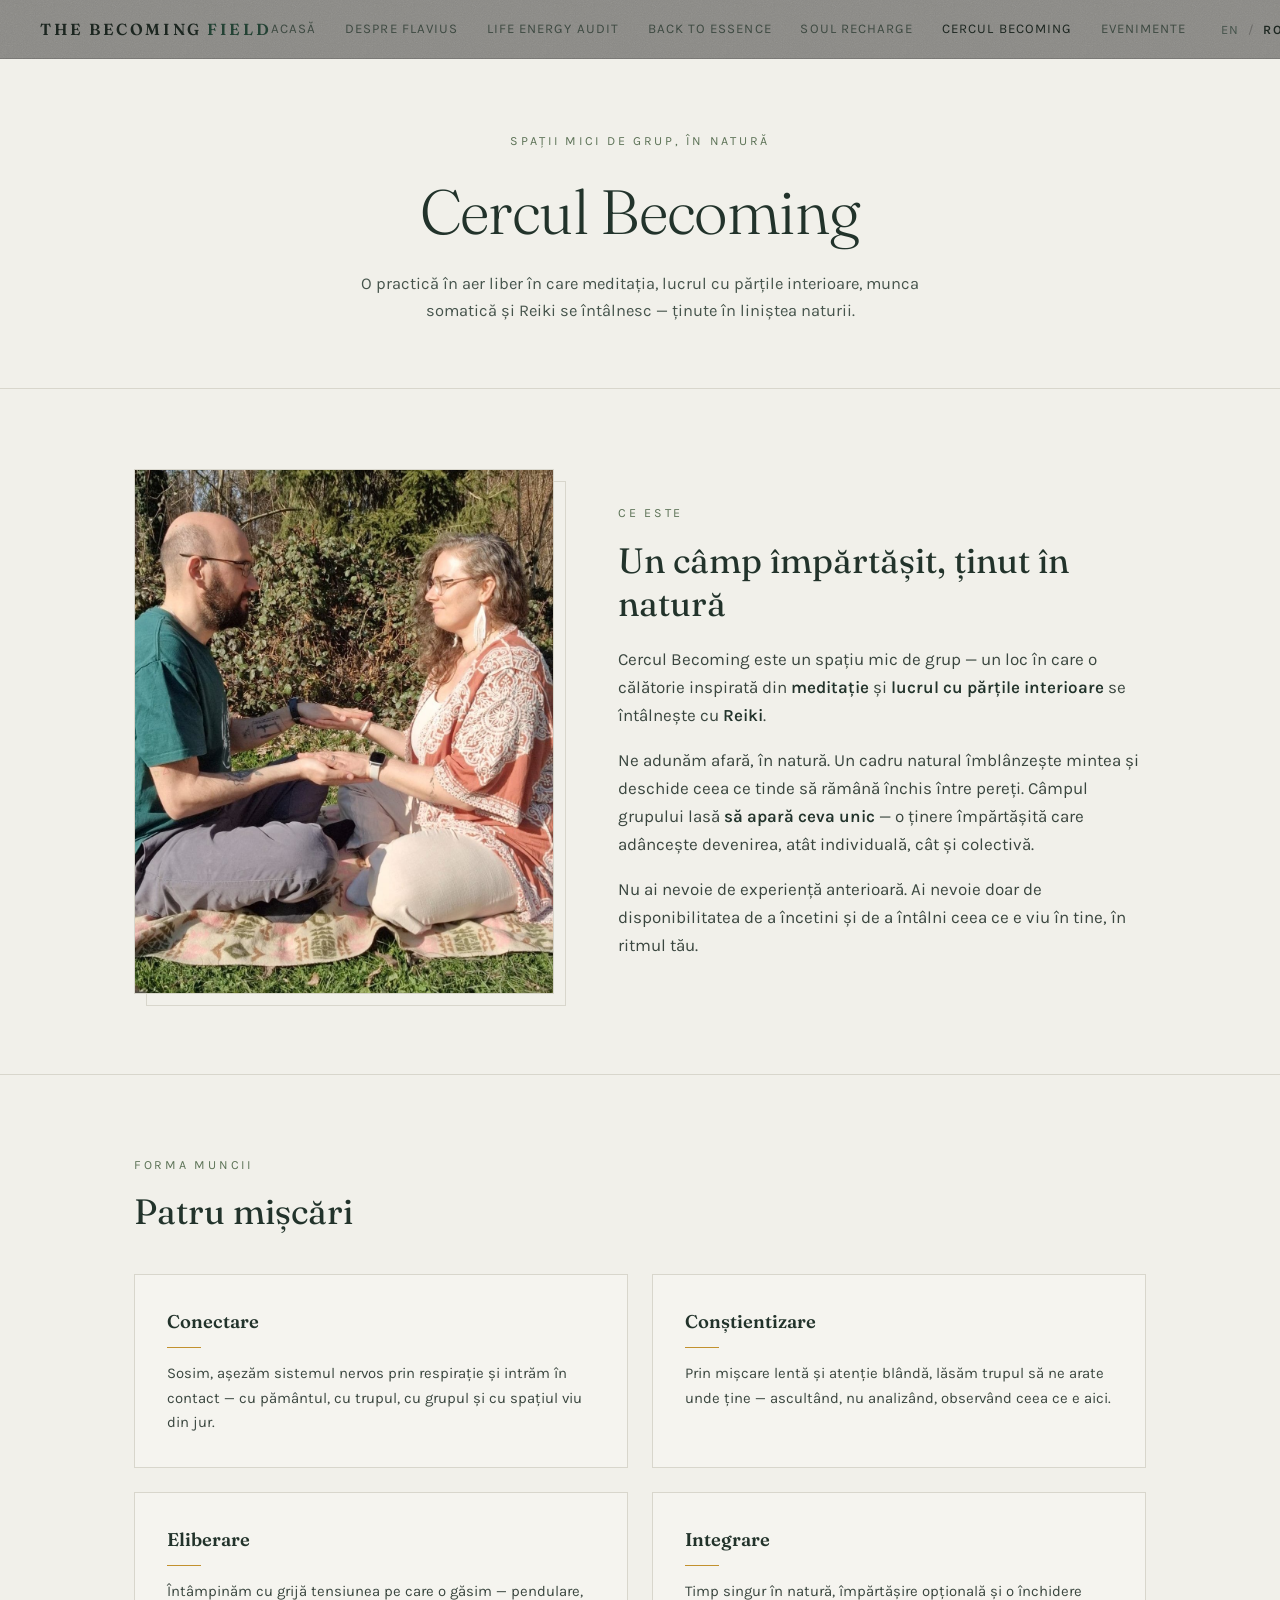
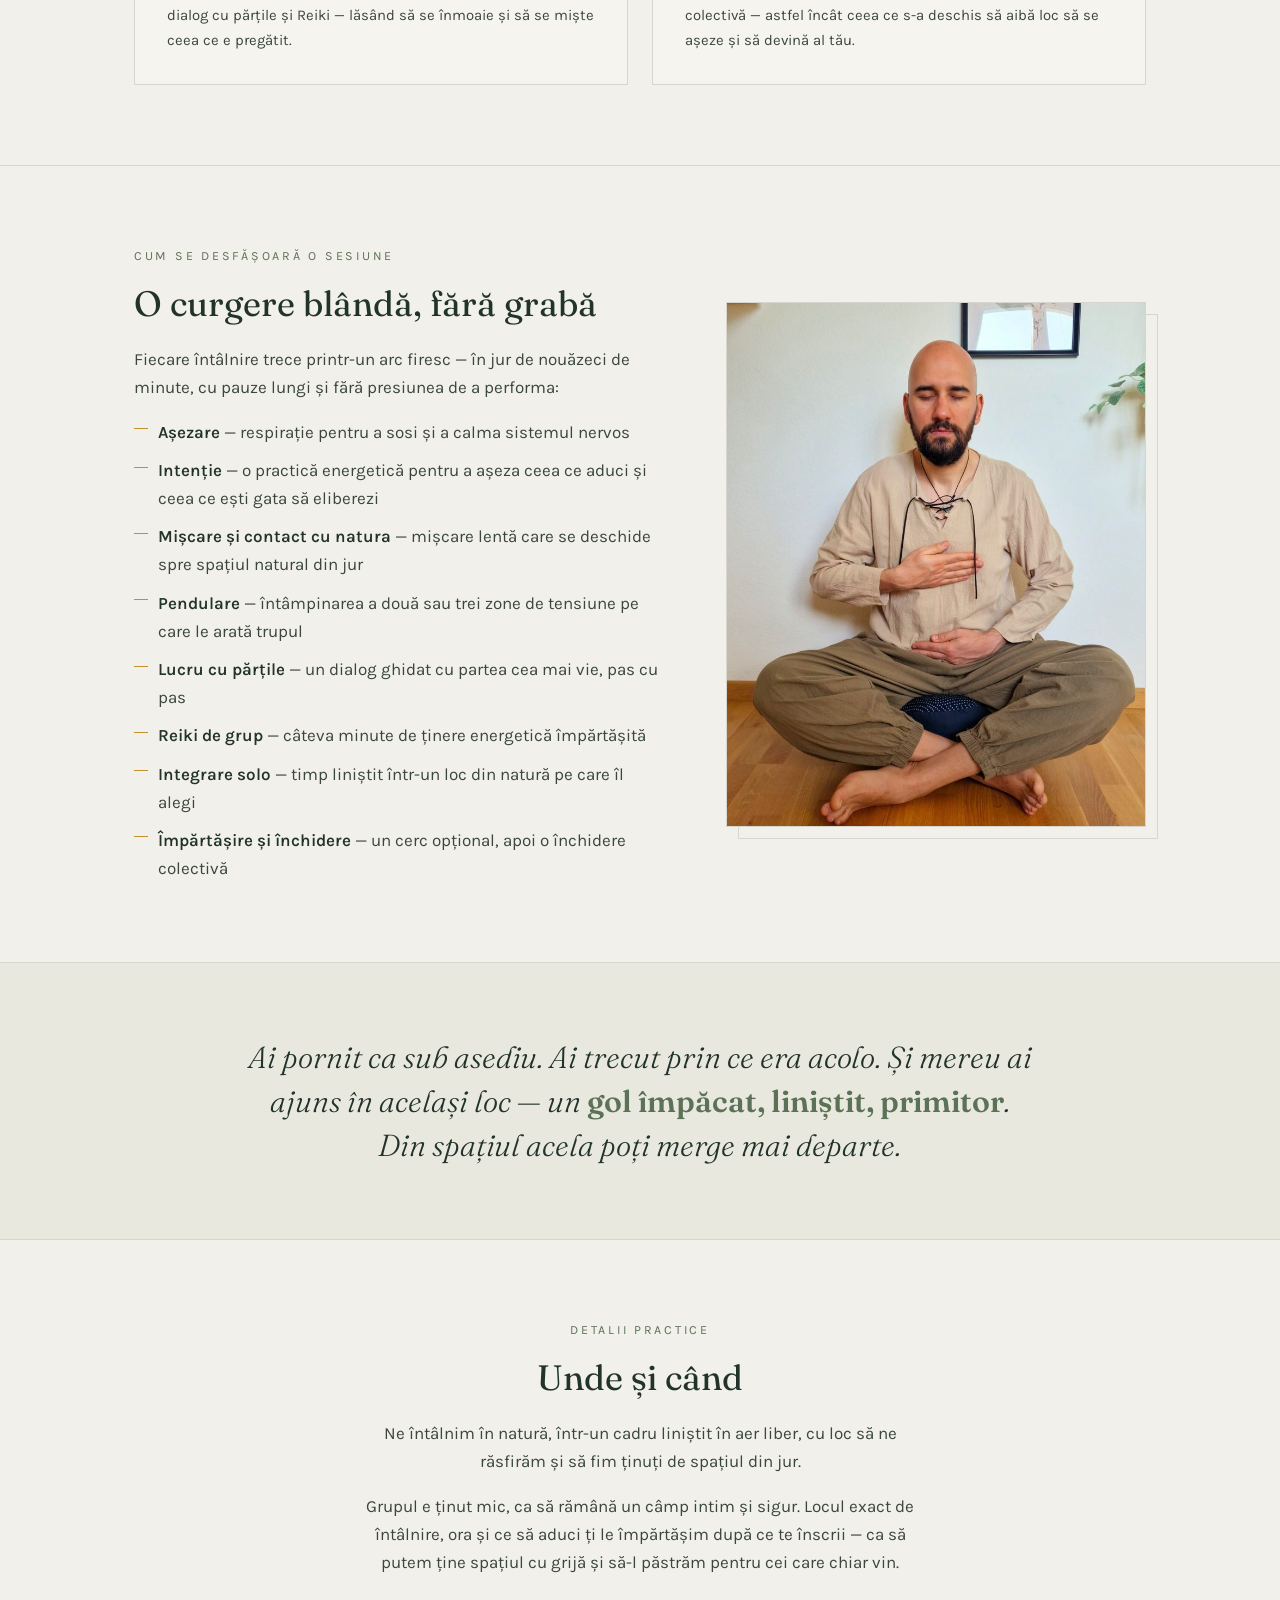
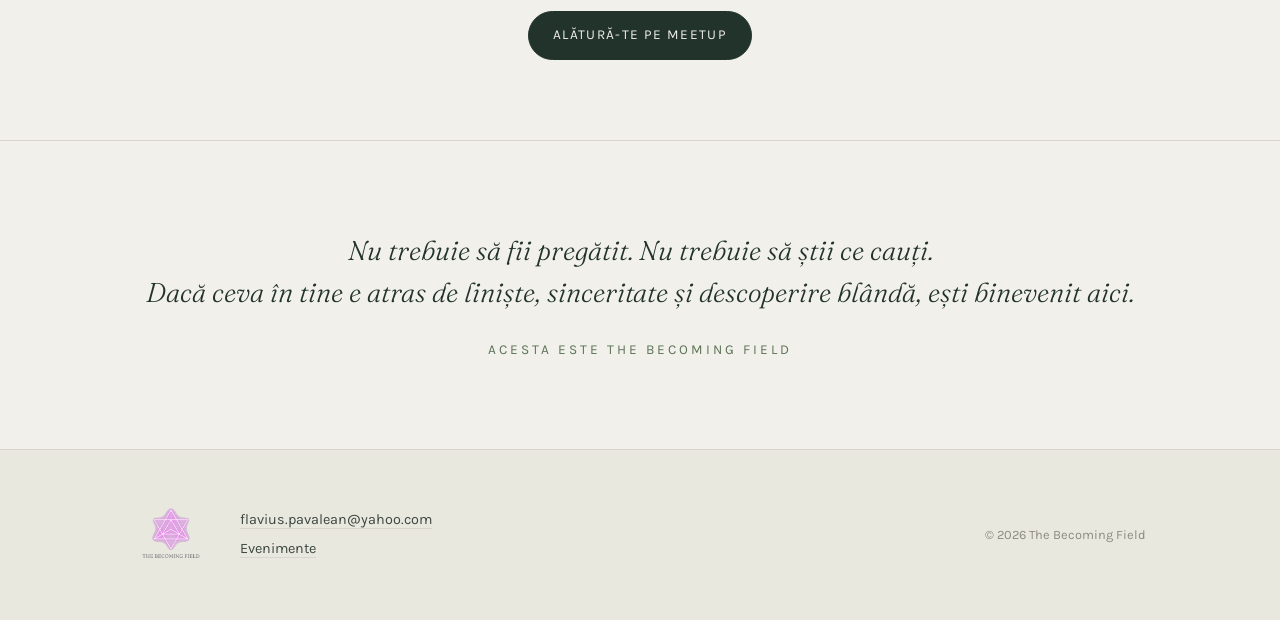
<file: ro/cercul-becoming.html>
<!DOCTYPE html>
<html lang="ro">
<head>
<meta charset="UTF-8">
<meta name="viewport" content="width=device-width, initial-scale=1">
<title>Cercul Becoming — The Becoming Field</title>
<meta name="description" content="Cercul Becoming — o practică de grup în aer liber, în natură. Respirație, mișcare, explorare somatică, lucru cu părțile interioare și Reiki de grup.">
<link rel="preconnect" href="https://fonts.googleapis.com">
<link rel="preconnect" href="https://fonts.gstatic.com" crossorigin>
<link href="https://fonts.googleapis.com/css2?family=Fraunces:ital,opsz,wght@0,9..144,300;0,9..144,400;0,9..144,600;1,9..144,300;1,9..144,400&family=Karla:wght@300;400;500;600&display=swap" rel="stylesheet">
<link rel="icon" href="../favicon.ico" sizes="any">
<link rel="icon" href="../favicon.svg" type="image/svg+xml">
<link rel="apple-touch-icon" href="../apple-touch-icon.png">
<link rel="stylesheet" href="../style.css">
</head>
<body>

<header>
  <div class="nav">
    <a class="wordmark" href="index.html">The Becoming <span>Field</span></a>
    <button class="nav-toggle" aria-label="Menu" aria-expanded="false" aria-controls="nav-menu"><span></span></button>
    <div class="nav-right" id="nav-menu">
      <nav class="links" aria-label="Principal">
      <a href="index.html">Acasă</a>
      <a href="despre-flavius.html">Despre Flavius</a>
      <a href="energy-audit.html">Life Energy Audit</a>
      <a href="back-to-essence.html">Back to Essence</a>
      <a href="soul-recharge.html">Soul Recharge</a>
      <a href="cercul-becoming.html" aria-current="page">Cercul Becoming</a>
      <a href="https://www.meetup.com/blooming-soul-journeys-freedom-presence-inner-peace/" target="_blank" rel="noopener">Evenimente</a>
    </nav>
    <div class="lang-switch">
      <a href="../becoming-circle.html">EN</a><span class="sep">/</span><a aria-current="true">RO</a>
    </div>
    </div>
  </div>
</header>

<main>

  <div class="page-hero">
    <p class="eyebrow">Spații mici de grup, în natură</p>
    <h1>Cercul Becoming</h1>
    <p class="sub">O practică în aer liber în care meditația, lucrul cu părțile interioare, munca somatică și Reiki se întâlnesc — ținute în liniștea naturii.</p>
  </div>

  <section>
    <div class="section-inner reveal">
      <div class="split">
        <div class="media">
          <img src="../images/circle-practice.jpg" alt="Două persoane stând față în față în natură, cu mâinile unite în practică">
        </div>
        <div>
          <p class="section-kicker">Ce este</p>
          <h2 class="section-title">Un câmp împărtășit, ținut în natură</h2>
          <div class="prose">
            <p>Cercul Becoming este un spațiu mic de grup — un loc în care o călătorie inspirată din <strong>meditație</strong> și <strong>lucrul cu părțile interioare</strong> se întâlnește cu <strong>Reiki</strong>.</p>
            <p>Ne adunăm afară, în natură. Un cadru natural îmblânzește mintea și deschide ceea ce tinde să rămână închis între pereți. Câmpul grupului lasă <strong>să apară ceva unic</strong> — o ținere împărtășită care adâncește devenirea, atât individuală, cât și colectivă.</p>
            <p>Nu ai nevoie de experiență anterioară. Ai nevoie doar de disponibilitatea de a încetini și de a întâlni ceea ce e viu în tine, în ritmul tău.</p>
          </div>
        </div>
      </div>
    </div>
  </section>

  <section>
    <div class="section-inner reveal">
      <p class="section-kicker">Forma muncii</p>
      <h2 class="section-title">Patru mișcări</h2>
      <div class="cards2" style="grid-template-columns:repeat(2,1fr)">
        <div class="icard">
          <h3>Conectare</h3>
          <p>Sosim, așezăm sistemul nervos prin respirație și intrăm în contact — cu pământul, cu trupul, cu grupul și cu spațiul viu din jur.</p>
        </div>
        <div class="icard">
          <h3>Conștientizare</h3>
          <p>Prin mișcare lentă și atenție blândă, lăsăm trupul să ne arate unde ține — ascultând, nu analizând, observând ceea ce e aici.</p>
        </div>
        <div class="icard">
          <h3>Eliberare</h3>
          <p>Întâmpinăm cu grijă tensiunea pe care o găsim — pendulare, dialog cu părțile și Reiki — lăsând să se înmoaie și să se miște ceea ce e pregătit.</p>
        </div>
        <div class="icard">
          <h3>Integrare</h3>
          <p>Timp singur în natură, împărtășire opțională și o închidere colectivă — astfel încât ceea ce s-a deschis să aibă loc să se așeze și să devină al tău.</p>
        </div>
      </div>
    </div>
  </section>

  <section>
    <div class="section-inner reveal">
      <div class="split flip">
        <div class="media">
          <img src="../images/flavius-meditation.jpg" alt="Flavius meditând cu o mână pe inimă">
        </div>
        <div>
          <p class="section-kicker">Cum se desfășoară o sesiune</p>
          <h2 class="section-title">O curgere blândă, fără grabă</h2>
          <div class="prose">
            <p>Fiecare întâlnire trece printr-un arc firesc — în jur de nouăzeci de minute, cu pauze lungi și fără presiunea de a performa:</p>
            <ul>
              <li><strong>Așezare</strong> &mdash; respirație pentru a sosi și a calma sistemul nervos</li>
              <li><strong>Intenție</strong> &mdash; o practică energetică pentru a așeza ceea ce aduci și ceea ce ești gata să eliberezi</li>
              <li><strong>Mișcare și contact cu natura</strong> &mdash; mișcare lentă care se deschide spre spațiul natural din jur</li>
              <li><strong>Pendulare</strong> &mdash; întâmpinarea a două sau trei zone de tensiune pe care le arată trupul</li>
              <li><strong>Lucru cu părțile</strong> &mdash; un dialog ghidat cu partea cea mai vie, pas cu pas</li>
              <li><strong>Reiki de grup</strong> &mdash; câteva minute de ținere energetică împărtășită</li>
              <li><strong>Integrare solo</strong> &mdash; timp liniștit într-un loc din natură pe care îl alegi</li>
              <li><strong>Împărtășire și închidere</strong> &mdash; un cerc opțional, apoi o închidere colectivă</li>
            </ul>
          </div>
        </div>
      </div>
    </div>
  </section>

  <section class="band">
    <div class="section-inner reveal">
      <p class="big">Ai pornit ca sub asediu. Ai trecut prin ce era acolo. Și mereu ai ajuns în același loc — un <strong>gol împăcat, liniștit, primitor</strong>. Din spațiul acela poți merge mai departe.</p>
    </div>
  </section>

  <section>
    <div class="section-inner reveal" style="text-align:center">
      <p class="section-kicker" style="color:var(--moss)">Detalii practice</p>
      <h2 class="section-title" style="margin:0 auto 1.2rem">Unde și când</h2>
      <div class="prose" style="margin:0 auto">
        <p>Ne întâlnim în natură, într-un cadru liniștit în aer liber, cu loc să ne răsfirăm și să fim ținuți de spațiul din jur.</p>
        <p>Grupul e ținut mic, ca să rămână un câmp intim și sigur. Locul exact de întâlnire, ora și ce să aduci ți le împărtășim după ce te înscrii — ca să putem ține spațiul cu grijă și să-l păstrăm pentru cei care chiar vin.</p>
      </div>
      <a class="btn solid" href="https://www.meetup.com/blooming-soul-journeys-freedom-presence-inner-peace/" target="_blank" rel="noopener" style="margin-top:2.2rem">Alătură-te pe Meetup</a>
    </div>
  </section>

  <section class="closing">
    <div class="section-inner reveal">
      <p class="invite">Nu trebuie să fii pregătit. Nu trebuie să știi ce cauți.<br>
      Dacă ceva în tine e atras de liniște, sinceritate și descoperire blândă, ești binevenit aici.</p>
      <p class="signature">Acesta este The Becoming Field</p>
    </div>
  </section>

</main>

<footer>
  <div class="foot">
    <img class="logo" src="../images/logo.png" alt="Logo The Becoming Field">
    <div class="contact">
      <a href="mailto:flavius.pavalean@yahoo.com">flavius.pavalean@yahoo.com</a><br>
      <a href="https://www.meetup.com/blooming-soul-journeys-freedom-presence-inner-peace/" target="_blank" rel="noopener">Evenimente</a>
    </div>
    <p class="copy">&copy; 2026 The Becoming Field</p>
  </div>
</footer>

<script>
const io=new IntersectionObserver(es=>{es.forEach(e=>{if(e.isIntersecting){e.target.classList.add('in');io.unobserve(e.target)}})},{threshold:.1});
document.querySelectorAll('.reveal').forEach(el=>io.observe(el));
</script>

<script>
(function(){
  var t=document.querySelector('.nav-toggle'), m=document.getElementById('nav-menu');
  if(t&&m){t.addEventListener('click',function(){
    var open=m.classList.toggle('open');
    t.setAttribute('aria-expanded',open?'true':'false');
  });
  m.querySelectorAll('a').forEach(function(a){a.addEventListener('click',function(){m.classList.remove('open');t.setAttribute('aria-expanded','false');});});
  }
})();
</script>
</body>
</html>
</file>
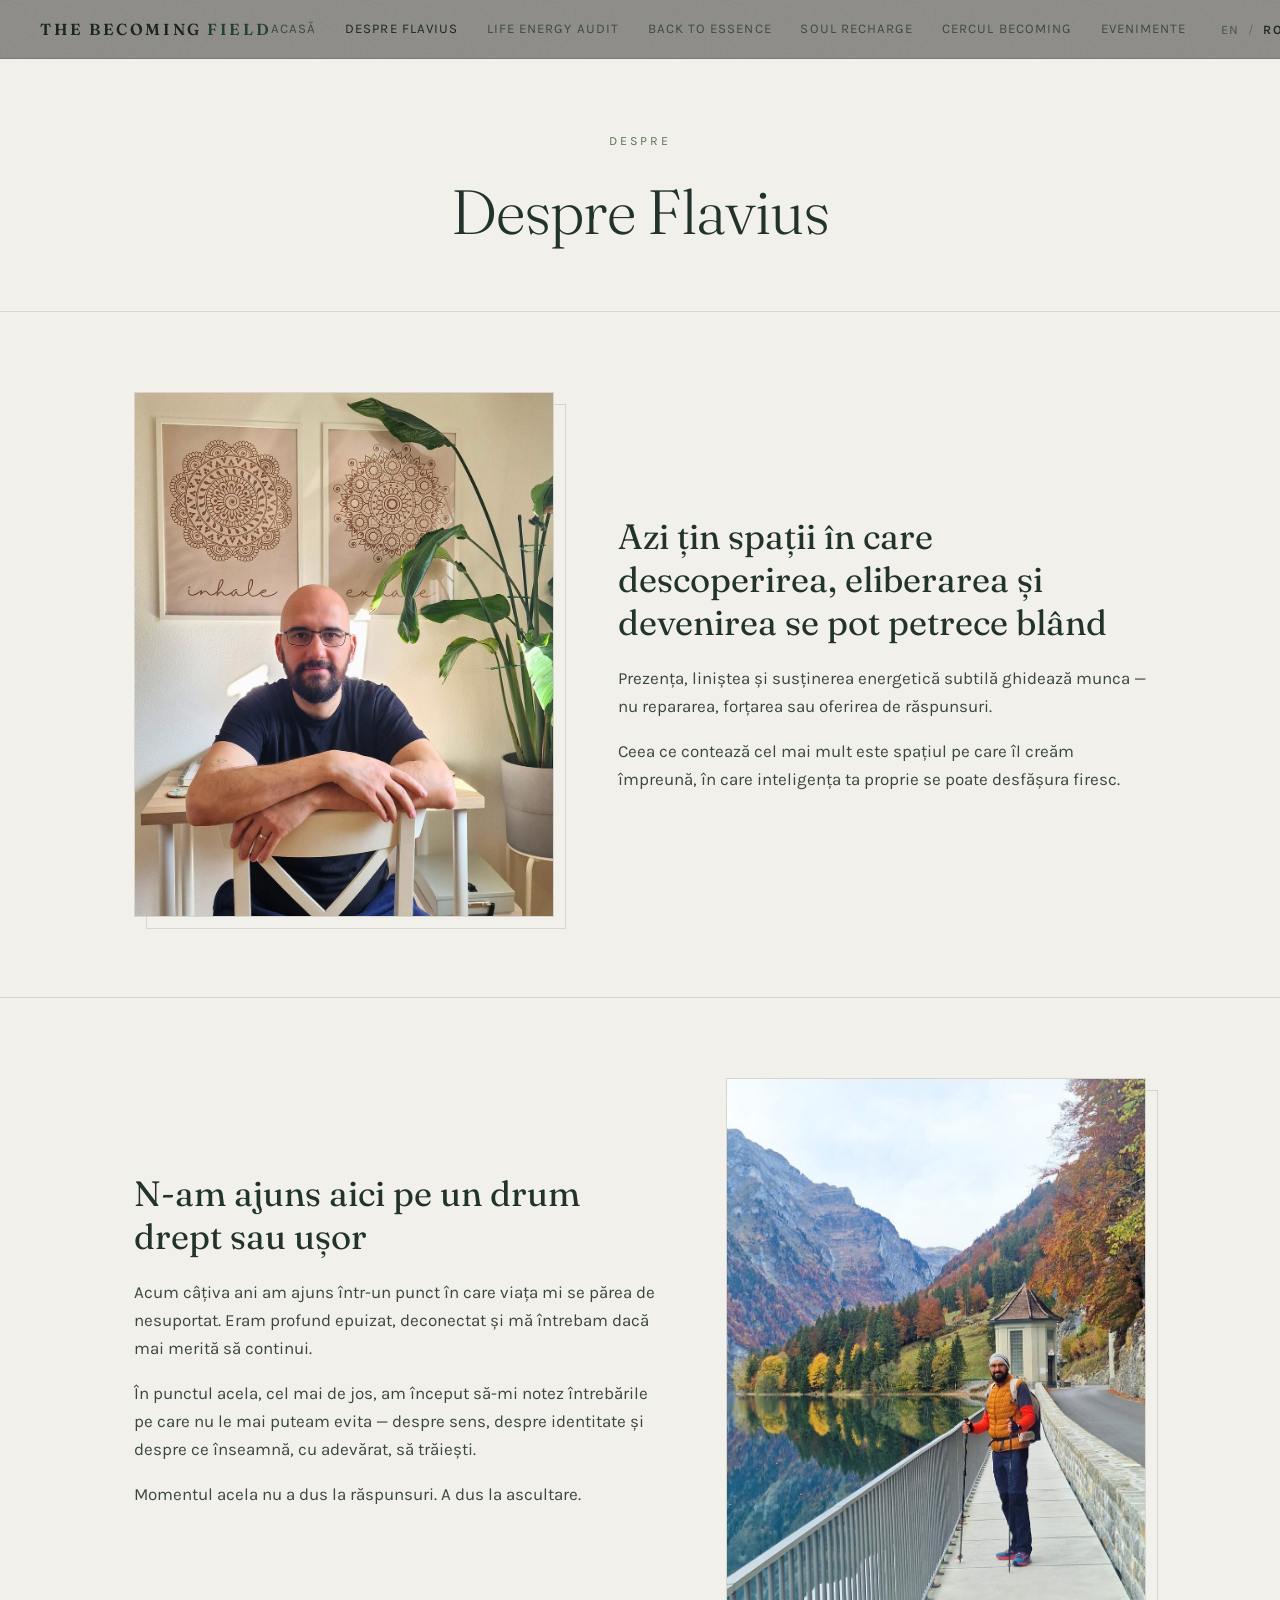
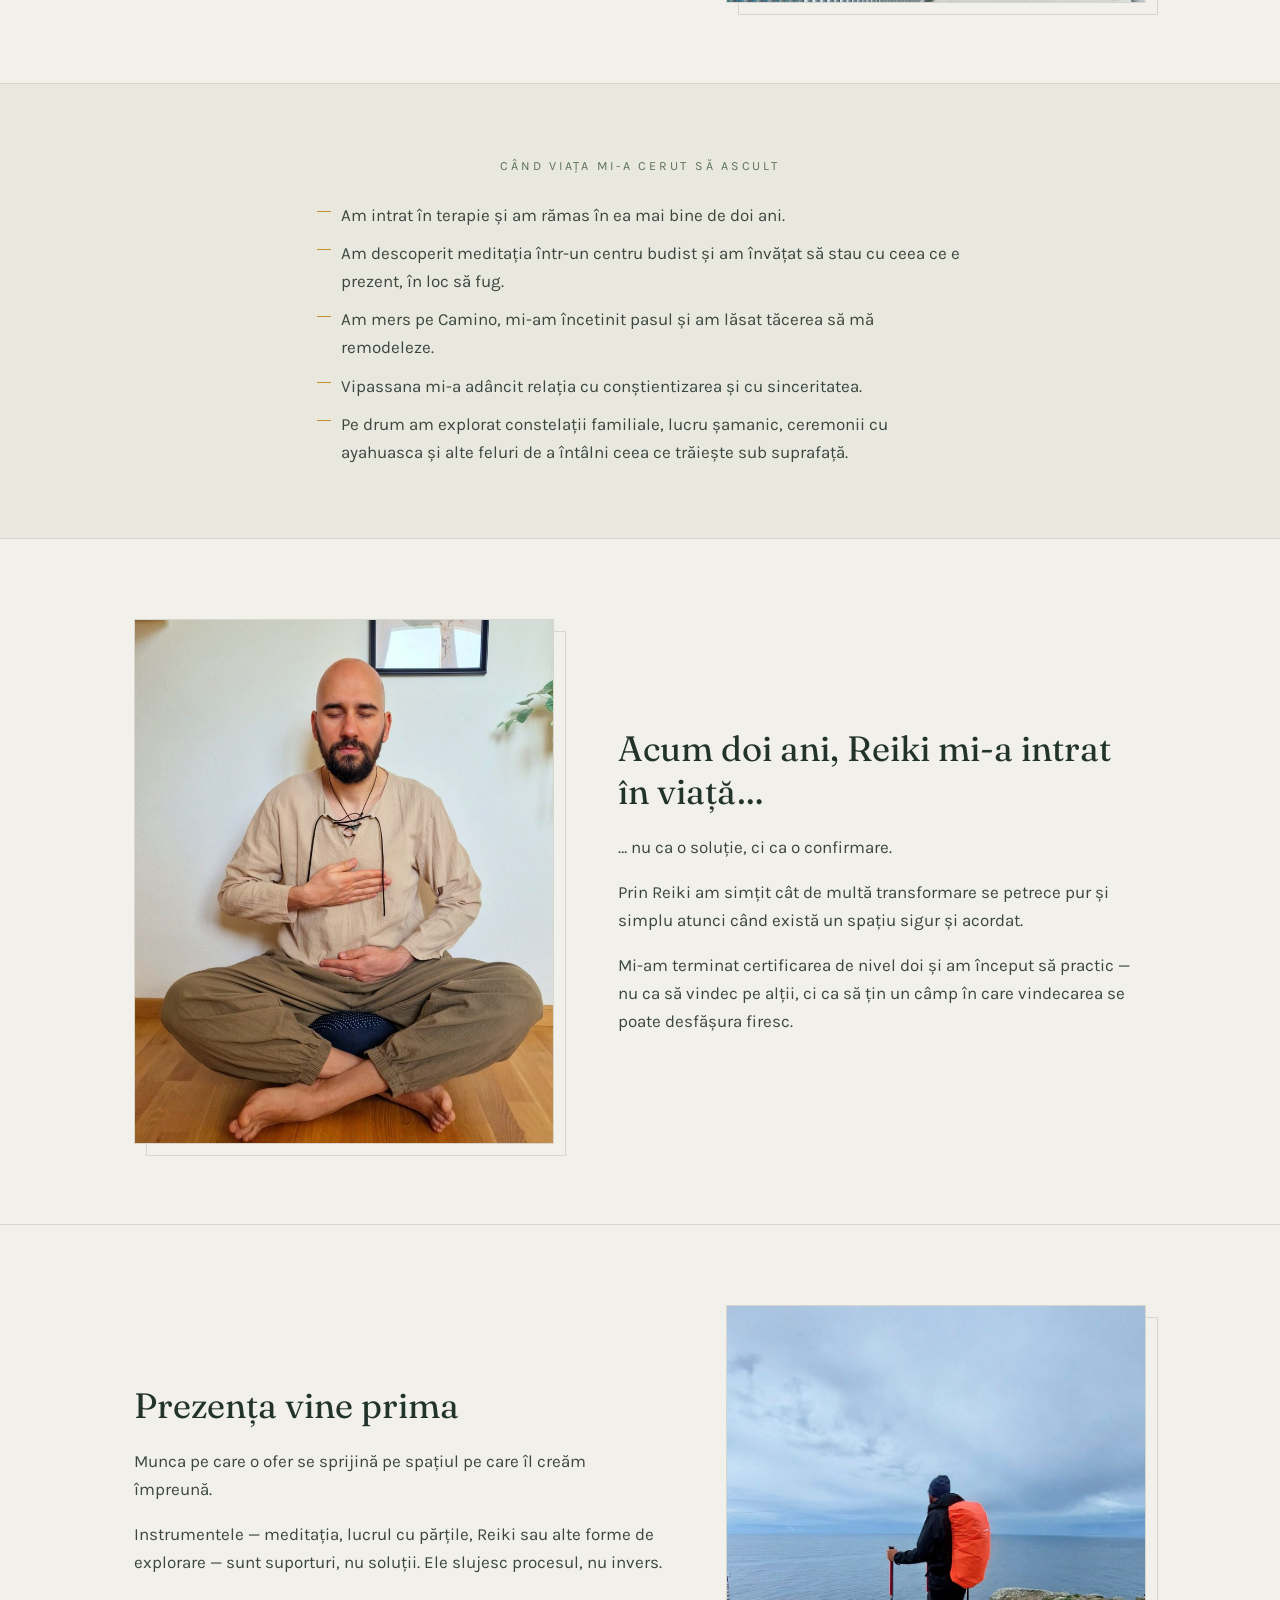
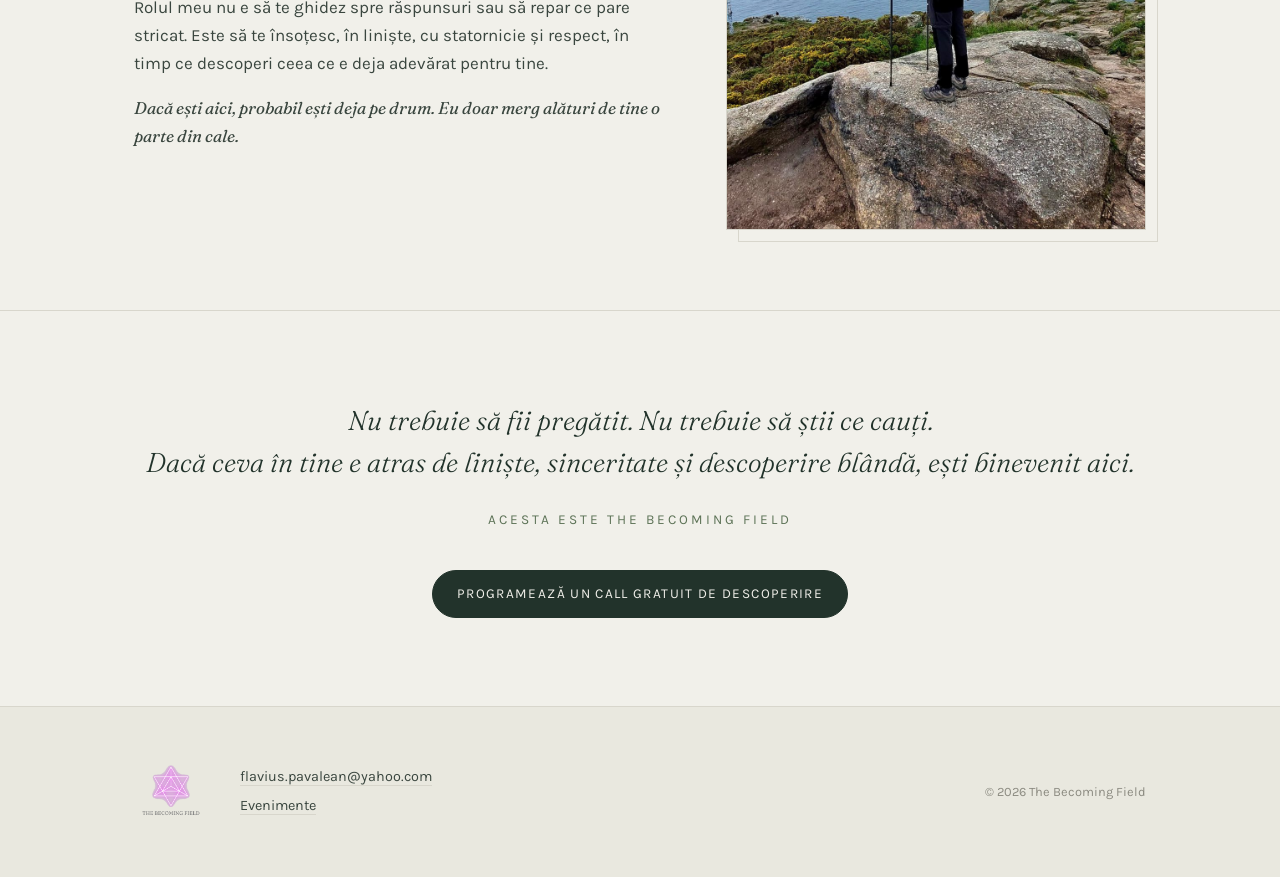
<file: ro/despre-flavius.html>
<!DOCTYPE html>
<html lang="ro">
<head>
<meta charset="UTF-8">
<meta name="viewport" content="width=device-width, initial-scale=1">
<title>Despre Flavius — The Becoming Field</title>
<meta name="description" content="Povestea din spatele The Becoming Field — cum ascultarea, practica și Reiki au format spațiile pe care le țin azi.">
<link rel="preconnect" href="https://fonts.googleapis.com">
<link rel="preconnect" href="https://fonts.gstatic.com" crossorigin>
<link href="https://fonts.googleapis.com/css2?family=Fraunces:ital,opsz,wght@0,9..144,300;0,9..144,400;0,9..144,600;1,9..144,300;1,9..144,400&family=Karla:wght@300;400;500;600&display=swap" rel="stylesheet">
<link rel="icon" href="../favicon.ico" sizes="any">
<link rel="icon" href="../favicon.svg" type="image/svg+xml">
<link rel="apple-touch-icon" href="../apple-touch-icon.png">
<link rel="stylesheet" href="../style.css">
</head>
<body>

<header>
  <div class="nav">
    <a class="wordmark" href="index.html">The Becoming <span>Field</span></a>
    <button class="nav-toggle" aria-label="Menu" aria-expanded="false" aria-controls="nav-menu"><span></span></button>
    <div class="nav-right" id="nav-menu">
      <nav class="links" aria-label="Principal">
      <a href="index.html">Acasă</a>
      <a href="despre-flavius.html" aria-current="page">Despre Flavius</a>
      <a href="energy-audit.html">Life Energy Audit</a>
      <a href="back-to-essence.html">Back to Essence</a>
      <a href="soul-recharge.html">Soul Recharge</a>
      <a href="cercul-becoming.html">Cercul Becoming</a>
      <a href="https://www.meetup.com/blooming-soul-journeys-freedom-presence-inner-peace/" target="_blank" rel="noopener">Evenimente</a>
    </nav>
    <div class="lang-switch">
      <a href="../meet-flavius.html">EN</a><span class="sep">/</span><a aria-current="true">RO</a>
    </div>
    </div>
  </div>
</header>

<main>

  <div class="page-hero">
    <p class="eyebrow">Despre</p>
    <h1>Despre Flavius</h1>
  </div>

  <section>
    <div class="section-inner reveal">
      <div class="split">
        <div class="media">
          <img src="../images/flavius-desk.jpg" alt="Flavius la birou, zâmbind">
        </div>
        <div>
          <h2 class="section-title">Azi țin spații în care descoperirea, eliberarea și devenirea se pot petrece blând</h2>
          <div class="prose">
            <p>Prezența, liniștea și susținerea energetică subtilă ghidează munca — nu repararea, forțarea sau oferirea de răspunsuri.</p>
            <p>Ceea ce contează cel mai mult este spațiul pe care îl creăm împreună, în care inteligența ta proprie se poate desfășura firesc.</p>
          </div>
        </div>
      </div>
    </div>
  </section>

  <section>
    <div class="section-inner reveal">
      <div class="split flip">
        <div class="media">
          <img src="../images/mountain-path.jpg" alt="Flavius pe o pasarelă lângă un lac de munte, toamna">
        </div>
        <div>
          <h2 class="section-title">N-am ajuns aici pe un drum drept sau ușor</h2>
          <div class="prose">
            <p>Acum câțiva ani am ajuns într-un punct în care viața mi se părea de nesuportat. Eram profund epuizat, deconectat și mă întrebam dacă mai merită să continui.</p>
            <p>În punctul acela, cel mai de jos, am început să-mi notez întrebările pe care nu le mai puteam evita — despre sens, despre identitate și despre ce înseamnă, cu adevărat, să trăiești.</p>
            <p>Momentul acela nu a dus la răspunsuri. A dus la ascultare.</p>
          </div>
        </div>
      </div>
    </div>
  </section>

  <section class="band">
    <div class="section-inner reveal">
      <p class="section-kicker">Când viața mi-a cerut să ascult</p>
      <div class="prose" style="max-width:38em;margin:1.5rem auto 0;text-align:left">
        <ul>
          <li>Am intrat în terapie și am rămas în ea mai bine de doi ani.</li>
          <li>Am descoperit meditația într-un centru budist și am învățat să stau cu ceea ce e prezent, în loc să fug.</li>
          <li>Am mers pe Camino, mi-am încetinit pasul și am lăsat tăcerea să mă remodeleze.</li>
          <li>Vipassana mi-a adâncit relația cu conștientizarea și cu sinceritatea.</li>
          <li>Pe drum am explorat constelații familiale, lucru șamanic, ceremonii cu ayahuasca și alte feluri de a întâlni ceea ce trăiește sub suprafață.</li>
        </ul>
      </div>
    </div>
  </section>

  <section>
    <div class="section-inner reveal">
      <div class="split">
        <div class="media">
          <img src="../images/flavius-meditation.jpg" alt="Flavius meditând cu o mână pe inimă">
        </div>
        <div>
          <h2 class="section-title">Acum doi ani, Reiki mi-a intrat în viață…</h2>
          <div class="prose">
            <p>… nu ca o soluție, ci ca o confirmare.</p>
            <p>Prin Reiki am simțit cât de multă transformare se petrece pur și simplu atunci când există un spațiu sigur și acordat.</p>
            <p>Mi-am terminat certificarea de nivel doi și am început să practic — nu ca să vindec pe alții, ci ca să țin un câmp în care vindecarea se poate desfășura firesc.</p>
          </div>
        </div>
      </div>
    </div>
  </section>

  <section>
    <div class="section-inner reveal">
      <div class="split flip">
        <div class="media">
          <img src="../images/camino.jpg" alt="Un drumeț cu rucsac, stând pe o stâncă lângă mare">
        </div>
        <div>
          <h2 class="section-title">Prezența vine prima</h2>
          <div class="prose">
            <p>Munca pe care o ofer se sprijină pe spațiul pe care îl creăm împreună.</p>
            <p>Instrumentele — meditația, lucrul cu părțile, Reiki sau alte forme de explorare — sunt suporturi, nu soluții. Ele slujesc procesul, nu invers.</p>
            <p>Rolul meu nu e să te ghidez spre răspunsuri sau să repar ce pare stricat. Este să te însoțesc, în liniște, cu statornicie și respect, în timp ce descoperi ceea ce e deja adevărat pentru tine.</p>
            <p><em>Dacă ești aici, probabil ești deja pe drum. Eu doar merg alături de tine o parte din cale.</em></p>
          </div>
        </div>
      </div>
    </div>
  </section>

  <section class="closing">
    <div class="section-inner reveal">
      <p class="invite">Nu trebuie să fii pregătit. Nu trebuie să știi ce cauți.<br>
      Dacă ceva în tine e atras de liniște, sinceritate și descoperire blândă, ești binevenit aici.</p>
      <p class="signature">Acesta este The Becoming Field</p>
      <button class="btn solid" data-cal-link="thebecomingfield/discovery-call" data-cal-config='{"theme":"light"}' style="margin-top:2.4rem;cursor:pointer;font-family:inherit">Programează un call gratuit de descoperire</button>
    </div>
  </section>

</main>

<footer>
  <div class="foot">
    <img class="logo" src="../images/logo.png" alt="Logo The Becoming Field">
    <div class="contact">
      <a href="mailto:flavius.pavalean@yahoo.com">flavius.pavalean@yahoo.com</a><br>
      <a href="https://www.meetup.com/blooming-soul-journeys-freedom-presence-inner-peace/" target="_blank" rel="noopener">Evenimente</a>
    </div>
    <p class="copy">&copy; 2026 The Becoming Field</p>
  </div>
</footer>

<script>
const io=new IntersectionObserver(es=>{es.forEach(e=>{if(e.isIntersecting){e.target.classList.add('in');io.unobserve(e.target)}})},{threshold:.1});
document.querySelectorAll('.reveal').forEach(el=>io.observe(el));
</script>

<script>
(function(){
  var t=document.querySelector('.nav-toggle'), m=document.getElementById('nav-menu');
  if(t&&m){t.addEventListener('click',function(){
    var open=m.classList.toggle('open');
    t.setAttribute('aria-expanded',open?'true':'false');
  });
  m.querySelectorAll('a').forEach(function(a){a.addEventListener('click',function(){m.classList.remove('open');t.setAttribute('aria-expanded','false');});});
  }
})();
</script>
<script type="text/javascript">
(function (C, A, L) { let p = function (a, ar) { a.q.push(ar); }; let d = C.document; C.Cal = C.Cal || function () { let cal = C.Cal; let ar = arguments; if (!cal.loaded) { cal.ns = {}; cal.q = cal.q || []; d.head.appendChild(d.createElement("script")).src = A; cal.loaded = true; } if (ar[0] === L) { const api = function () { p(api, arguments); }; const namespace = ar[1]; api.q = api.q || []; if(typeof namespace === "string"){cal.ns[namespace] = cal.ns[namespace] || api;p(cal.ns[namespace], ar);p(cal, ["initNamespace", namespace]);} else p(cal, ar); return;} p(cal, ar); }; })(window, "https://app.cal.com/embed/embed.js", "init");
Cal("init", {origin:"https://cal.com"});
Cal("ui", {"theme":"light","styles":{"branding":{"brandColor":"#5C7256"}},"hideEventTypeDetails":false,"layout":"month_view"});
</script>
</body>
</html>
</file>
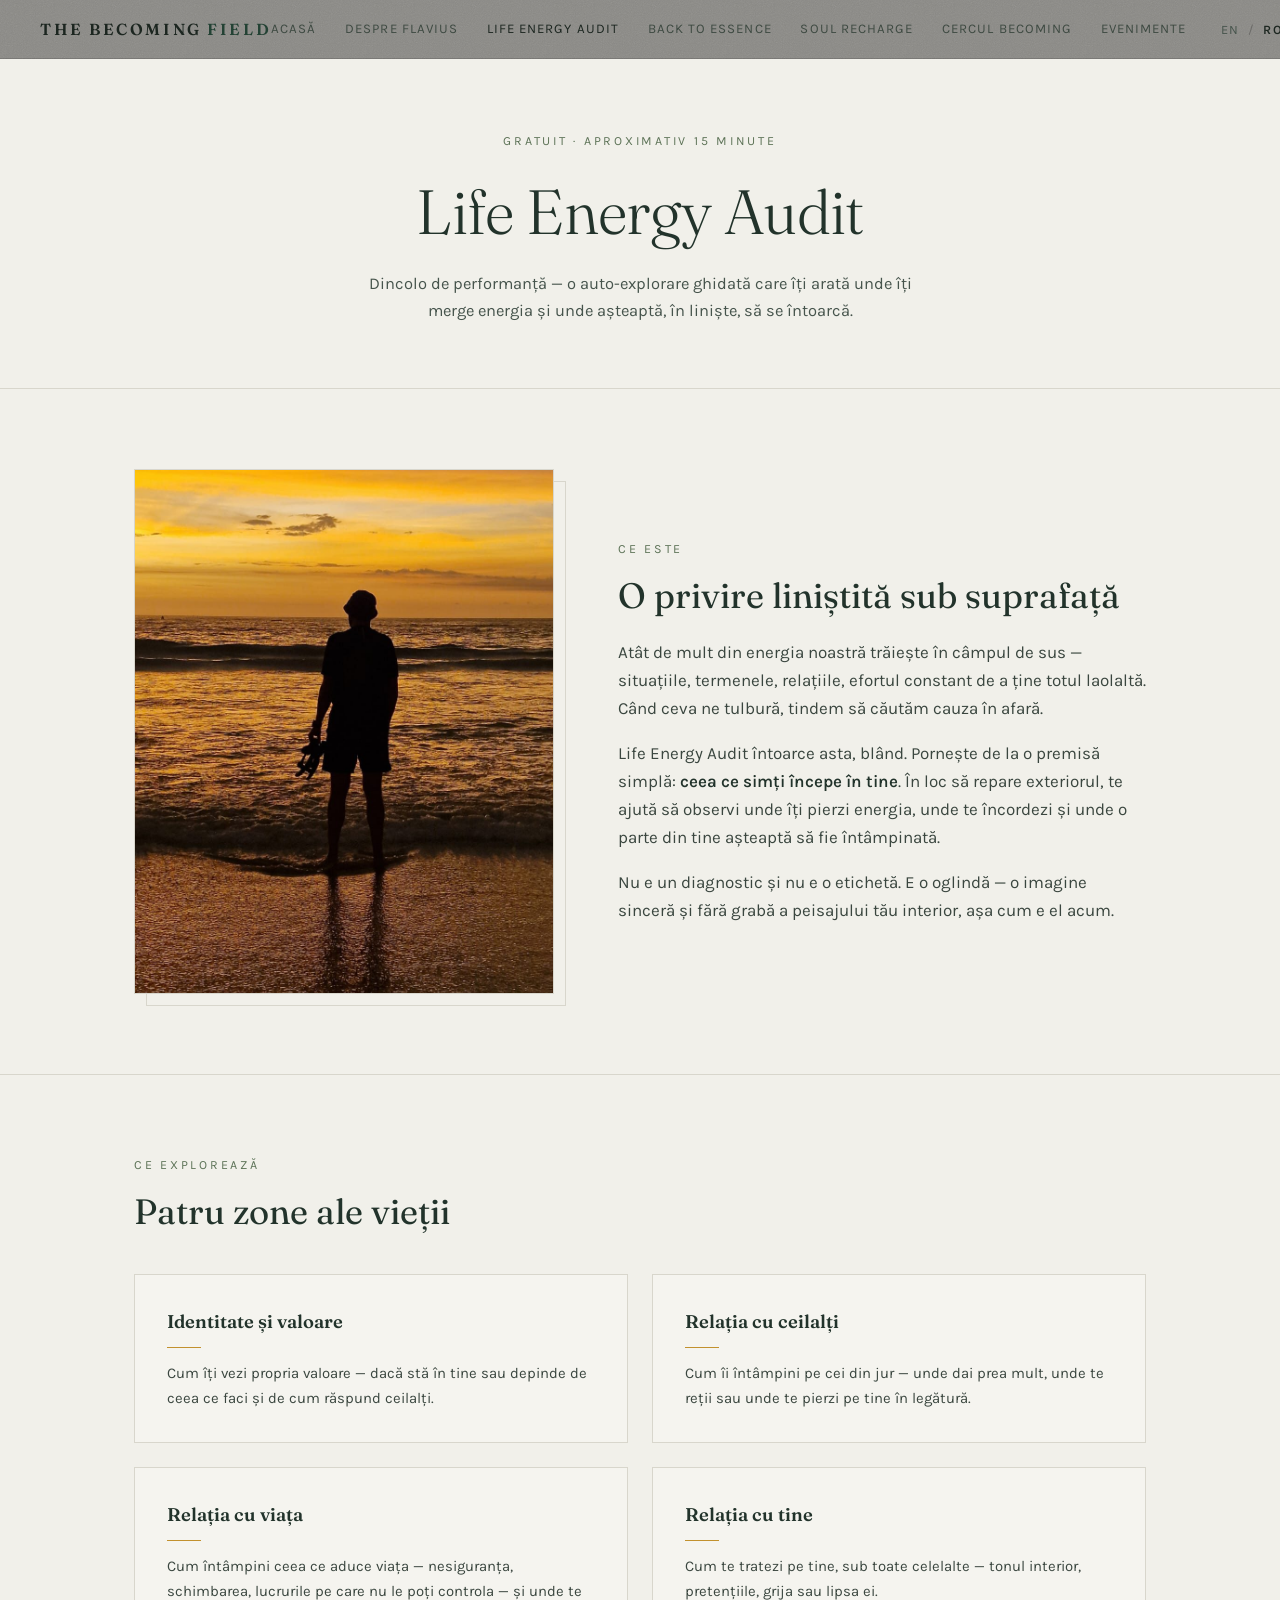
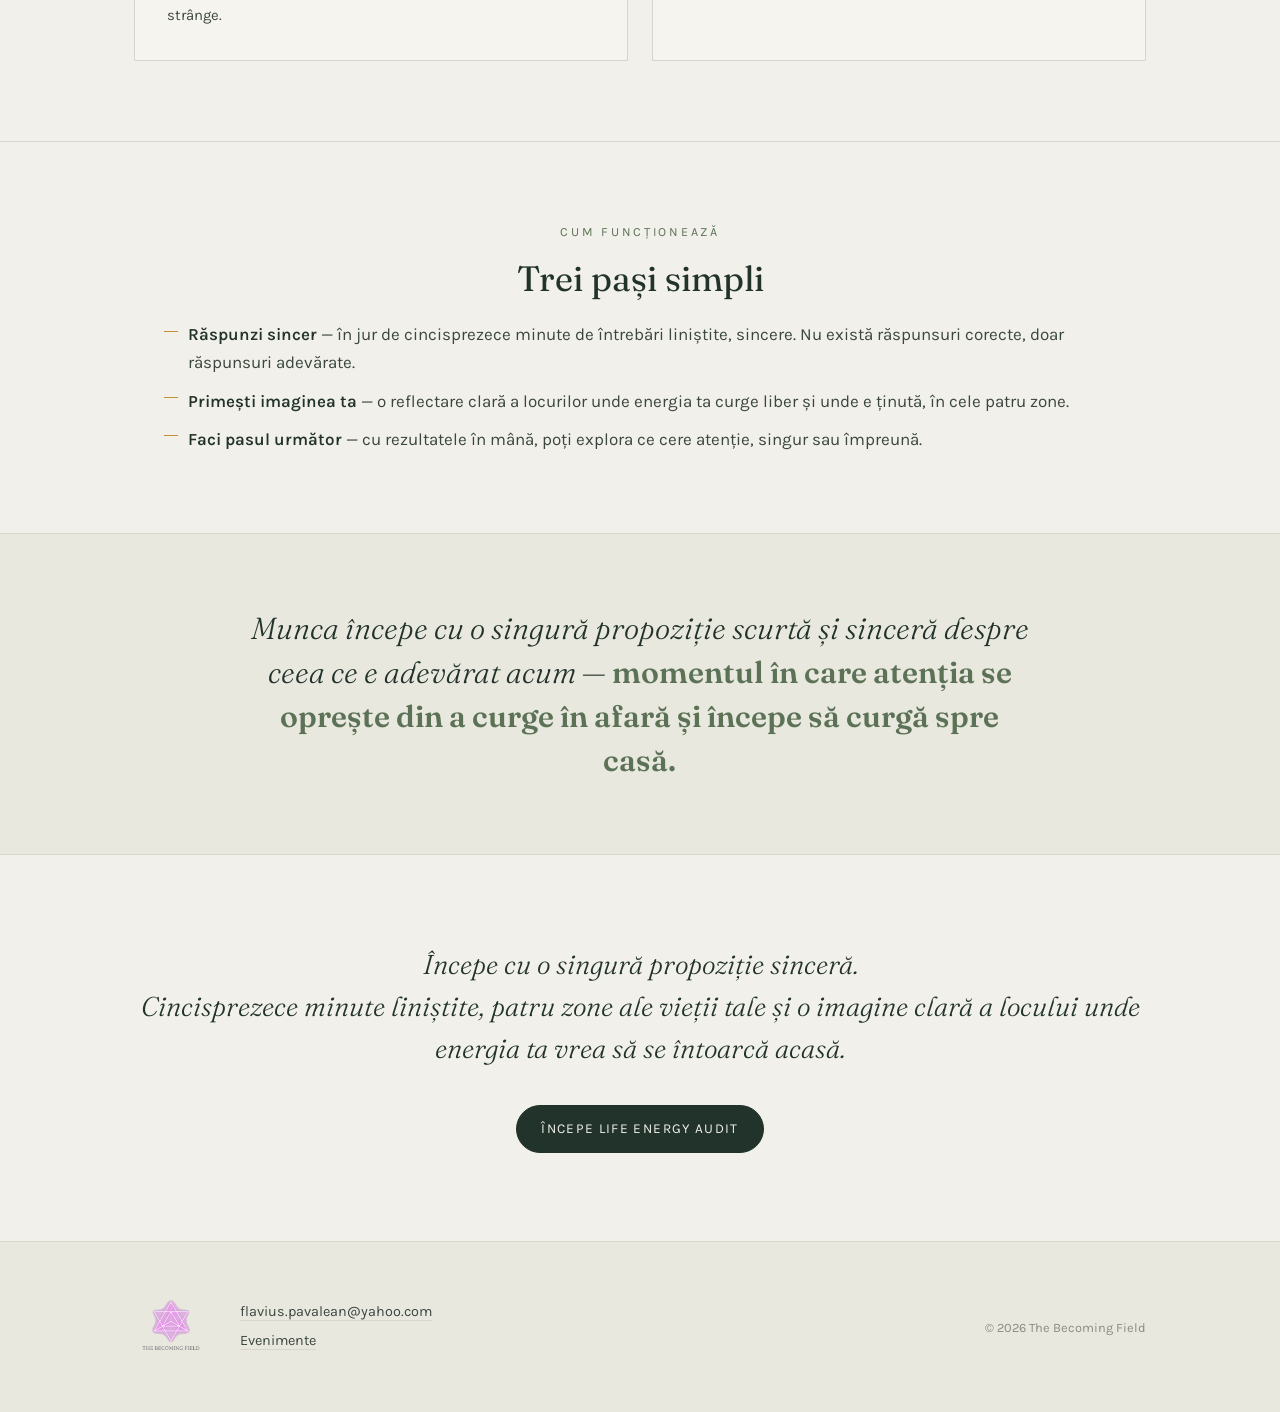
<file: ro/energy-audit.html>
<!DOCTYPE html>
<html lang="ro">
<head>
<meta charset="UTF-8">
<meta name="viewport" content="width=device-width, initial-scale=1">
<title>Life Energy Audit — The Becoming Field</title>
<meta name="description" content="Life Energy Audit — o auto-explorare gratuită, de ~15 minute, care îți arată unde îți pierzi energia în patru zone ale vieții și unde așteaptă să se întoarcă.">
<link rel="preconnect" href="https://fonts.googleapis.com">
<link rel="preconnect" href="https://fonts.gstatic.com" crossorigin>
<link href="https://fonts.googleapis.com/css2?family=Fraunces:ital,opsz,wght@0,9..144,300;0,9..144,400;0,9..144,600;1,9..144,300;1,9..144,400&family=Karla:wght@300;400;500;600&display=swap" rel="stylesheet">
<link rel="icon" href="../favicon.ico" sizes="any">
<link rel="icon" href="../favicon.svg" type="image/svg+xml">
<link rel="apple-touch-icon" href="../apple-touch-icon.png">
<link rel="stylesheet" href="../style.css">
</head>
<body>

<header>
  <div class="nav">
    <a class="wordmark" href="index.html">The Becoming <span>Field</span></a>
    <button class="nav-toggle" aria-label="Menu" aria-expanded="false" aria-controls="nav-menu"><span></span></button>
    <div class="nav-right" id="nav-menu">
      <nav class="links" aria-label="Principal">
      <a href="index.html">Acasă</a>
      <a href="despre-flavius.html">Despre Flavius</a>
      <a href="energy-audit.html" aria-current="page">Life Energy Audit</a>
      <a href="back-to-essence.html">Back to Essence</a>
      <a href="soul-recharge.html">Soul Recharge</a>
      <a href="cercul-becoming.html">Cercul Becoming</a>
      <a href="https://www.meetup.com/blooming-soul-journeys-freedom-presence-inner-peace/" target="_blank" rel="noopener">Evenimente</a>
    </nav>
    <div class="lang-switch">
      <a href="../energy-audit.html">EN</a><span class="sep">/</span><a aria-current="true">RO</a>
    </div>
    </div>
  </div>
</header>

<main>

  <div class="page-hero">
    <p class="eyebrow">Gratuit &middot; aproximativ 15 minute</p>
    <h1>Life Energy Audit</h1>
    <p class="sub">Dincolo de performanță — o auto-explorare ghidată care îți arată unde îți merge energia și unde așteaptă, în liniște, să se întoarcă.</p>
  </div>

  <section>
    <div class="section-inner reveal">
      <div class="split">
        <div class="media">
          <img src="../images/sunset-shore.jpg" alt="O persoană pe malul mării în amurg, într-un moment de reflecție">
        </div>
        <div>
          <p class="section-kicker">Ce este</p>
          <h2 class="section-title">O privire liniștită sub suprafață</h2>
          <div class="prose">
            <p>Atât de mult din energia noastră trăiește în câmpul de sus — situațiile, termenele, relațiile, efortul constant de a ține totul laolaltă. Când ceva ne tulbură, tindem să căutăm cauza în afară.</p>
            <p>Life Energy Audit întoarce asta, blând. Pornește de la o premisă simplă: <strong>ceea ce simți începe în tine</strong>. În loc să repare exteriorul, te ajută să observi unde îți pierzi energia, unde te încordezi și unde o parte din tine așteaptă să fie întâmpinată.</p>
            <p>Nu e un diagnostic și nu e o etichetă. E o oglindă — o imagine sinceră și fără grabă a peisajului tău interior, așa cum e el acum.</p>
          </div>
        </div>
      </div>
    </div>
  </section>

  <section>
    <div class="section-inner reveal">
      <p class="section-kicker">Ce explorează</p>
      <h2 class="section-title">Patru zone ale vieții</h2>
      <div class="cards2" style="grid-template-columns:repeat(2,1fr)">
        <div class="icard">
          <h3>Identitate și valoare</h3>
          <p>Cum îți vezi propria valoare — dacă stă în tine sau depinde de ceea ce faci și de cum răspund ceilalți.</p>
        </div>
        <div class="icard">
          <h3>Relația cu ceilalți</h3>
          <p>Cum îi întâmpini pe cei din jur — unde dai prea mult, unde te reții sau unde te pierzi pe tine în legătură.</p>
        </div>
        <div class="icard">
          <h3>Relația cu viața</h3>
          <p>Cum întâmpini ceea ce aduce viața — nesiguranța, schimbarea, lucrurile pe care nu le poți controla — și unde te strânge.</p>
        </div>
        <div class="icard">
          <h3>Relația cu tine</h3>
          <p>Cum te tratezi pe tine, sub toate celelalte — tonul interior, pretențiile, grija sau lipsa ei.</p>
        </div>
      </div>
    </div>
  </section>

  <section>
    <div class="section-inner reveal" style="text-align:center">
      <p class="section-kicker">Cum funcționează</p>
      <h2 class="section-title" style="margin-left:auto;margin-right:auto">Trei pași simpli</h2>
      <div class="prose" style="max-width:56em;margin:0 auto;text-align:left">
        <ul>
          <li><strong>Răspunzi sincer</strong> — în jur de cincisprezece minute de întrebări liniștite, sincere. Nu există răspunsuri corecte, doar răspunsuri adevărate.</li>
          <li><strong>Primești imaginea ta</strong> — o reflectare clară a locurilor unde energia ta curge liber și unde e ținută, în cele patru zone.</li>
          <li><strong>Faci pasul următor</strong> — cu rezultatele în mână, poți explora ce cere atenție, singur sau împreună.</li>
        </ul>
      </div>
    </div>
  </section>

  <section class="band">
    <div class="section-inner reveal">
      <p class="big">Munca începe cu o singură propoziție scurtă și sinceră despre ceea ce e adevărat acum — <strong>momentul în care atenția se oprește din a curge în afară și începe să curgă spre casă.</strong></p>
    </div>
  </section>

  <section class="closing">
    <div class="section-inner reveal">
      <p class="invite">Începe cu o singură propoziție sinceră.<br>
      Cincisprezece minute liniștite, patru zone ale vieții tale și o imagine clară a locului unde energia ta vrea să se întoarcă acasă.</p>
      <a class="btn solid" href="https://d785a059.sibforms.com/serve/[base64]" target="_blank" rel="noopener" style="margin-top:2.2rem">Începe Life Energy Audit</a>
    </div>
  </section>

</main>

<footer>
  <div class="foot">
    <img class="logo" src="../images/logo.png" alt="Logo The Becoming Field">
    <div class="contact">
      <a href="mailto:flavius.pavalean@yahoo.com">flavius.pavalean@yahoo.com</a><br>
      <a href="https://www.meetup.com/blooming-soul-journeys-freedom-presence-inner-peace/" target="_blank" rel="noopener">Evenimente</a>
    </div>
    <p class="copy">&copy; 2026 The Becoming Field</p>
  </div>
</footer>

<script>
const io=new IntersectionObserver(es=>{es.forEach(e=>{if(e.isIntersecting){e.target.classList.add('in');io.unobserve(e.target)}})},{threshold:.1});
document.querySelectorAll('.reveal').forEach(el=>io.observe(el));
</script>

<script>
(function(){
  var t=document.querySelector('.nav-toggle'), m=document.getElementById('nav-menu');
  if(t&&m){t.addEventListener('click',function(){
    var open=m.classList.toggle('open');
    t.setAttribute('aria-expanded',open?'true':'false');
  });
  m.querySelectorAll('a').forEach(function(a){a.addEventListener('click',function(){m.classList.remove('open');t.setAttribute('aria-expanded','false');});});
  }
})();
</script>
</body>
</html>
</file>
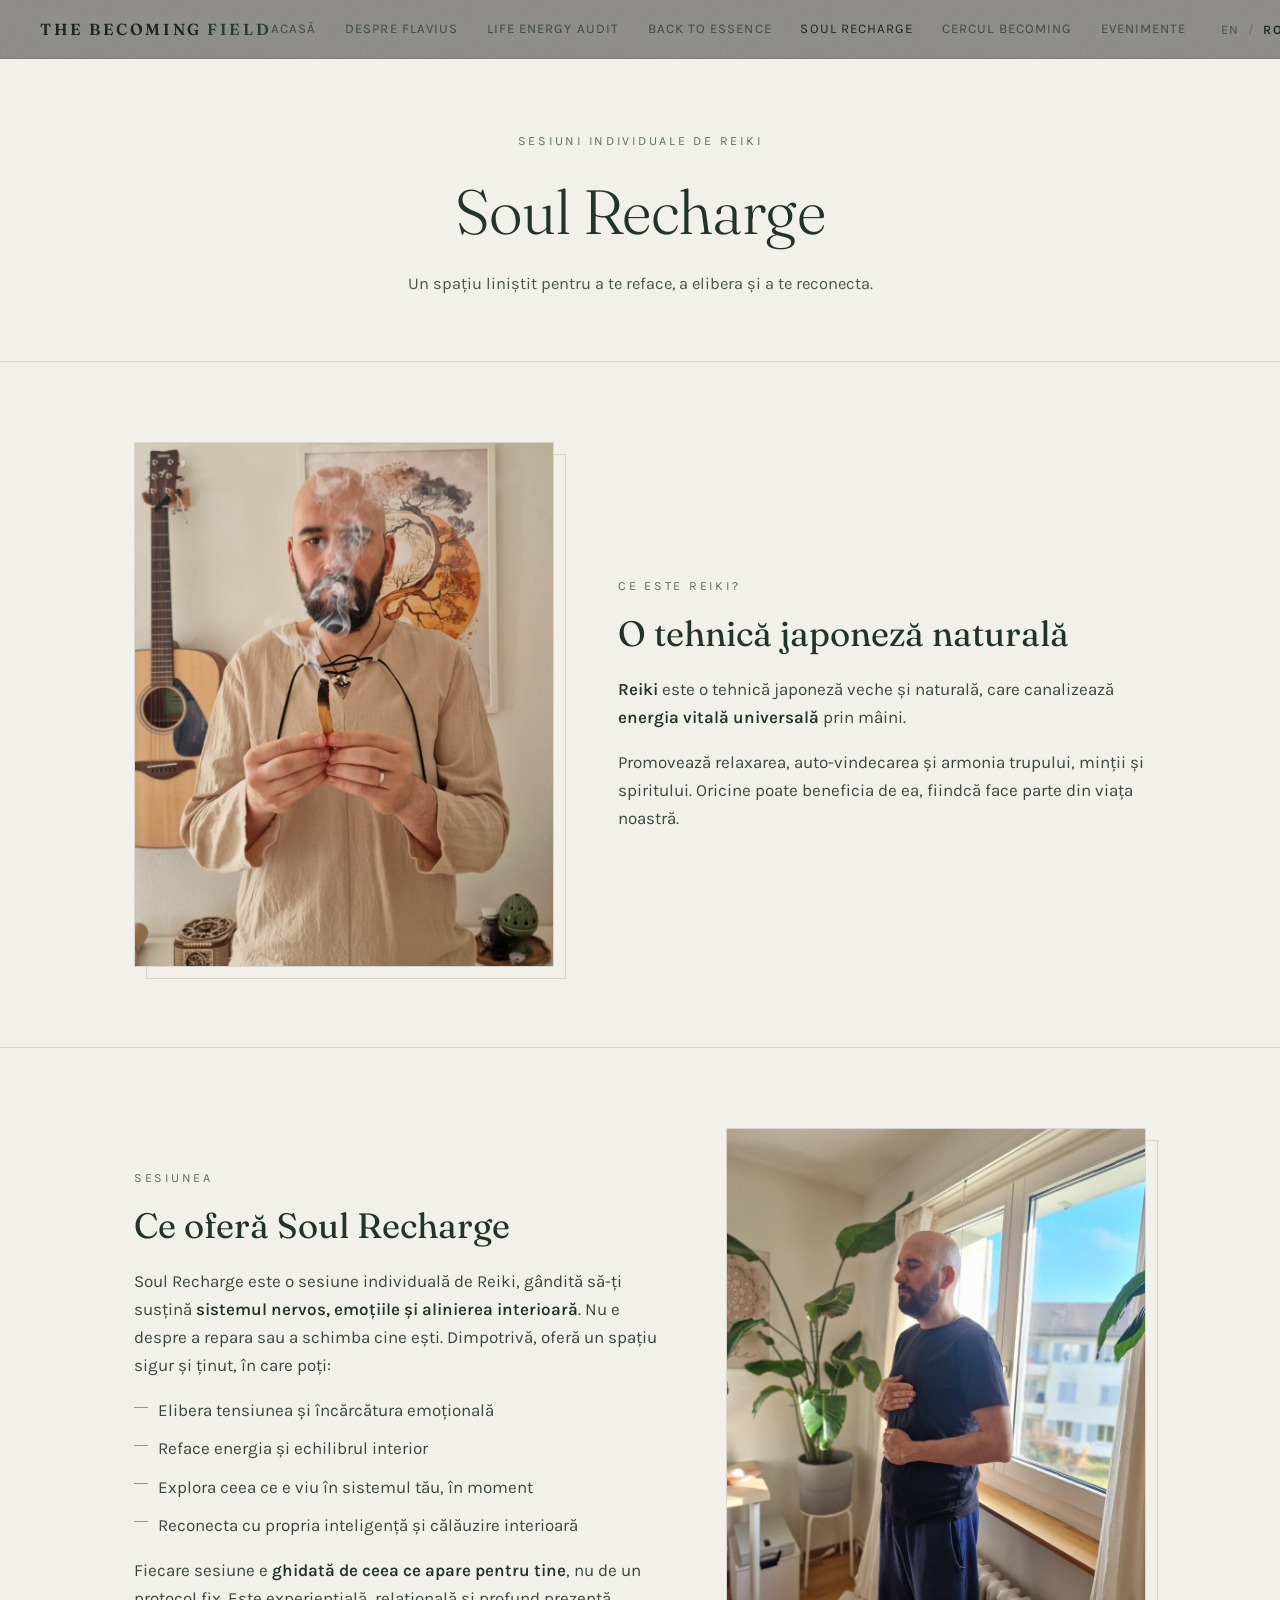
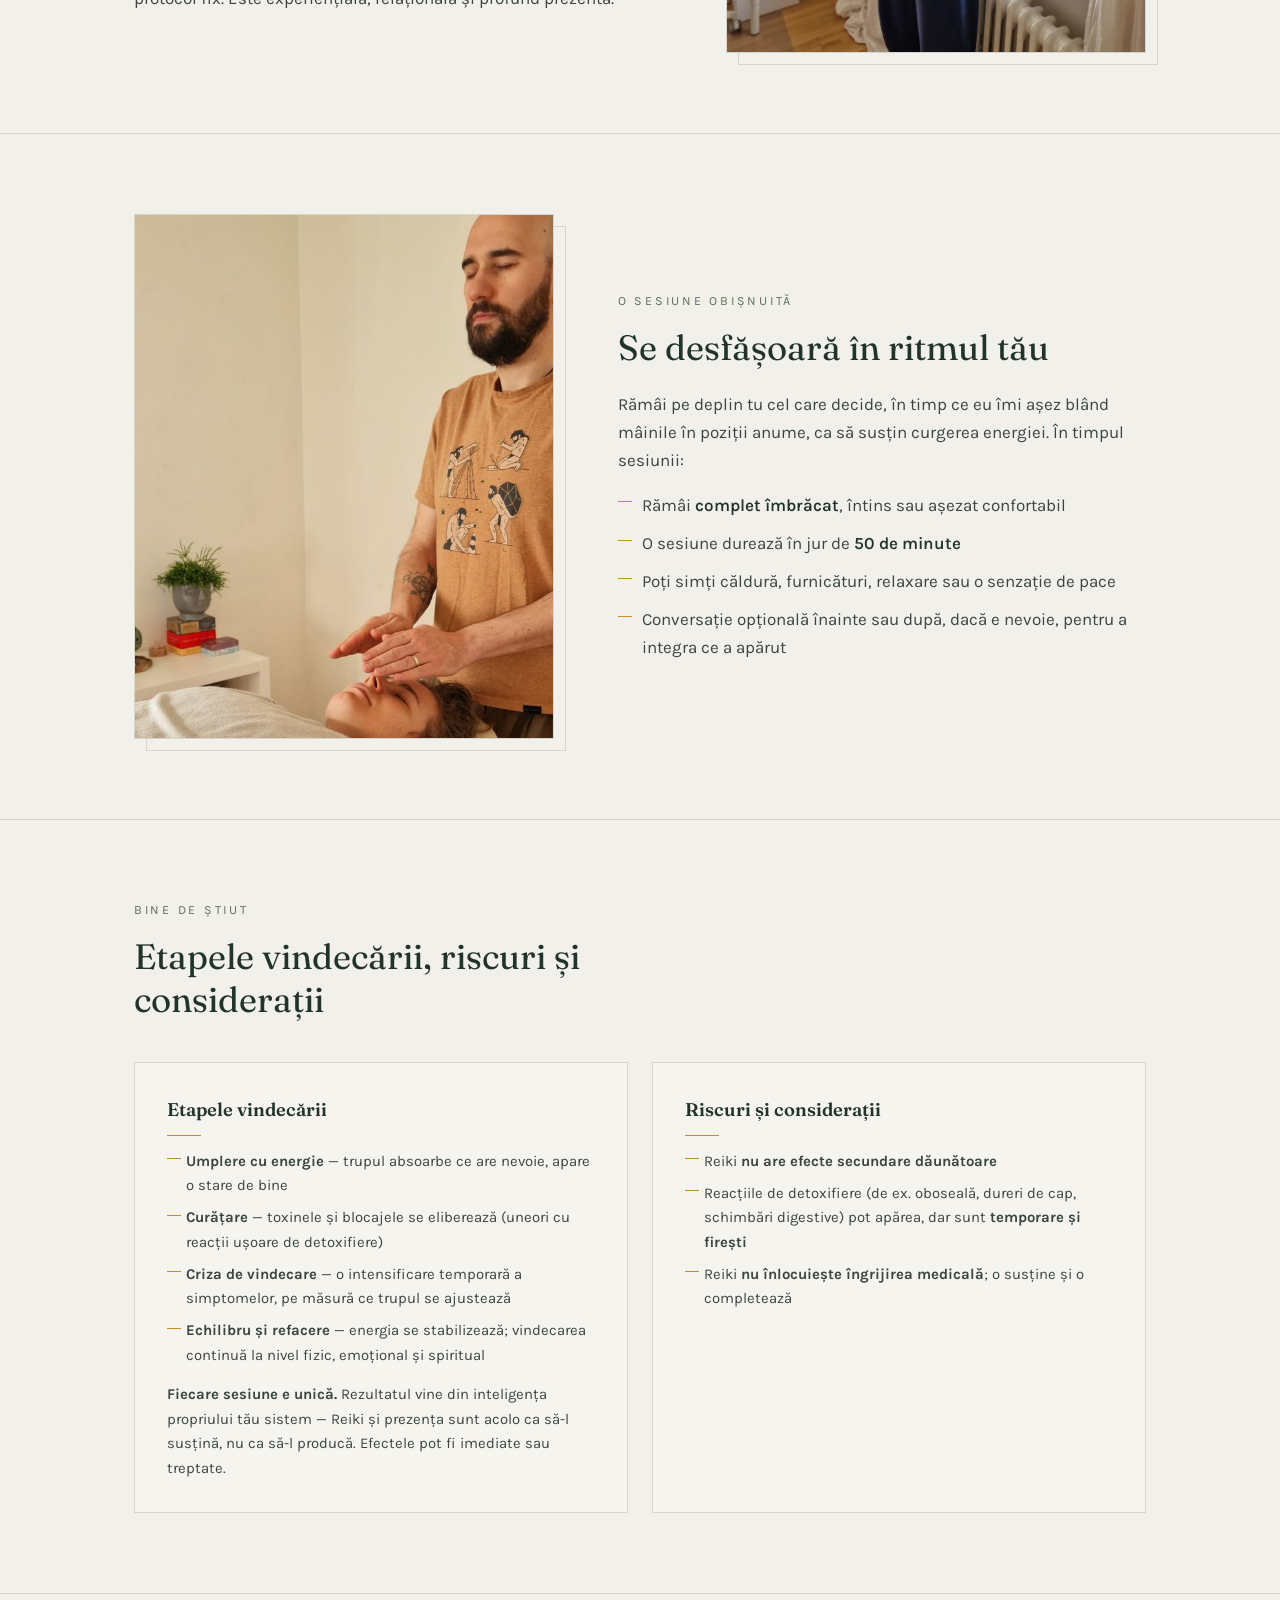
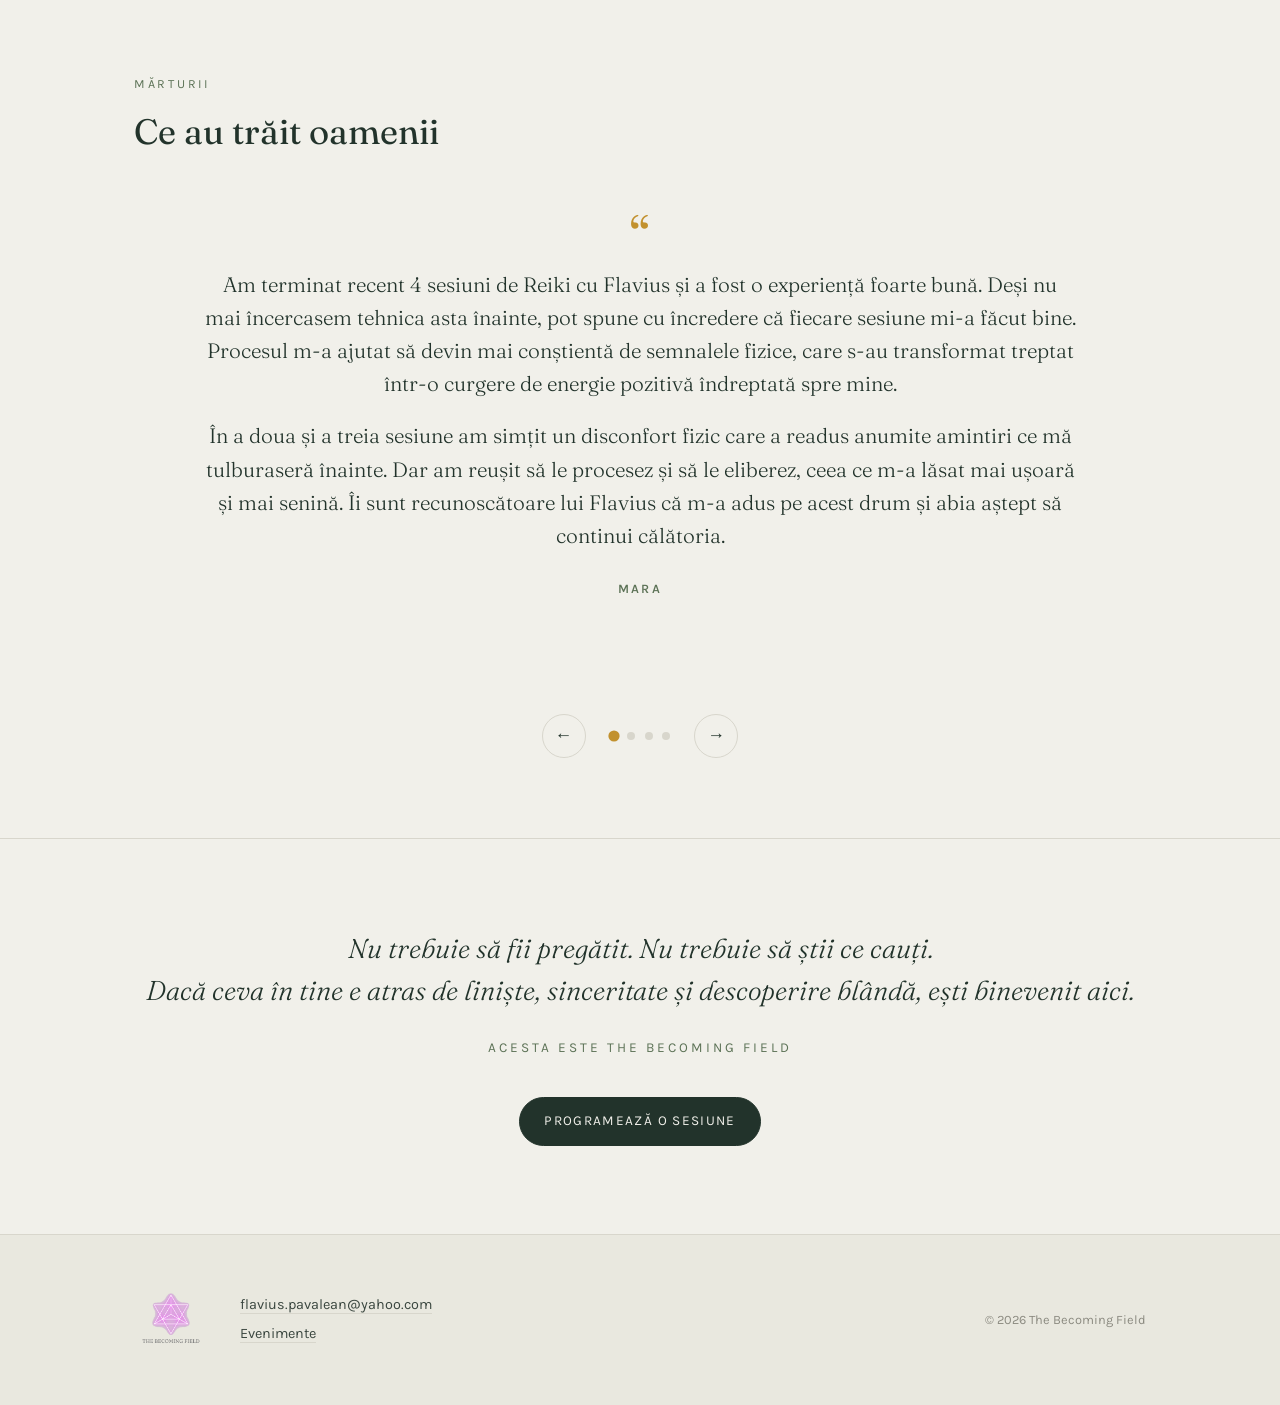
<file: ro/soul-recharge.html>
<!DOCTYPE html>
<html lang="ro">
<head>
<meta charset="UTF-8">
<meta name="viewport" content="width=device-width, initial-scale=1">
<title>Soul Recharge — Sesiuni individuale de Reiki — The Becoming Field</title>
<meta name="description" content="Soul Recharge: sesiuni individuale de Reiki. Un spațiu liniștit pentru a te reface, a elibera și a te reconecta.">
<link rel="preconnect" href="https://fonts.googleapis.com">
<link rel="preconnect" href="https://fonts.gstatic.com" crossorigin>
<link href="https://fonts.googleapis.com/css2?family=Fraunces:ital,opsz,wght@0,9..144,300;0,9..144,400;0,9..144,600;1,9..144,300;1,9..144,400&family=Karla:wght@300;400;500;600&display=swap" rel="stylesheet">
<link rel="icon" href="../favicon.ico" sizes="any">
<link rel="icon" href="../favicon.svg" type="image/svg+xml">
<link rel="apple-touch-icon" href="../apple-touch-icon.png">
<link rel="stylesheet" href="../style.css">
</head>
<body>

<header>
  <div class="nav">
    <a class="wordmark" href="index.html">The Becoming <span>Field</span></a>
    <button class="nav-toggle" aria-label="Menu" aria-expanded="false" aria-controls="nav-menu"><span></span></button>
    <div class="nav-right" id="nav-menu">
      <nav class="links" aria-label="Principal">
      <a href="index.html">Acasă</a>
      <a href="despre-flavius.html">Despre Flavius</a>
      <a href="energy-audit.html">Life Energy Audit</a>
      <a href="back-to-essence.html">Back to Essence</a>
      <a href="soul-recharge.html" aria-current="page">Soul Recharge</a>
      <a href="cercul-becoming.html">Cercul Becoming</a>
      <a href="https://www.meetup.com/blooming-soul-journeys-freedom-presence-inner-peace/" target="_blank" rel="noopener">Evenimente</a>
    </nav>
    <div class="lang-switch">
      <a href="../soul-recharge.html">EN</a><span class="sep">/</span><a aria-current="true">RO</a>
    </div>
    </div>
  </div>
</header>

<main>

  <div class="page-hero">
    <p class="eyebrow">Sesiuni individuale de Reiki</p>
    <h1>Soul Recharge</h1>
    <p class="sub">Un spațiu liniștit pentru a te reface, a elibera și a te reconecta.</p>
  </div>

  <section>
    <div class="section-inner reveal">
      <div class="split">
        <div class="media">
          <img src="../images/flavius-incense.jpg" alt="Flavius pregătind spațiul sesiunii cu tămâie">
        </div>
        <div>
          <p class="section-kicker">Ce este Reiki?</p>
          <h2 class="section-title">O tehnică japoneză naturală</h2>
          <div class="prose">
            <p><strong>Reiki</strong> este o tehnică japoneză veche și naturală, care canalizează <strong>energia vitală universală</strong> prin mâini.</p>
            <p>Promovează relaxarea, auto-vindecarea și armonia trupului, minții și spiritului. Oricine poate beneficia de ea, fiindcă face parte din viața noastră.</p>
          </div>
        </div>
      </div>
    </div>
  </section>

  <section>
    <div class="section-inner reveal">
      <div class="split flip">
        <div class="media">
          <img src="../images/flavius-window.jpg" alt="Flavius lângă fereastră cu mâinile pe piept și abdomen">
        </div>
        <div>
          <p class="section-kicker">Sesiunea</p>
          <h2 class="section-title">Ce oferă Soul Recharge</h2>
          <div class="prose">
            <p>Soul Recharge este o sesiune individuală de Reiki, gândită să-ți susțină <strong>sistemul nervos, emoțiile și alinierea interioară</strong>. Nu e despre a repara sau a schimba cine ești. Dimpotrivă, oferă un spațiu sigur și ținut, în care poți:</p>
            <ul>
              <li>Elibera tensiunea și încărcătura emoțională</li>
              <li>Reface energia și echilibrul interior</li>
              <li>Explora ceea ce e viu în sistemul tău, în moment</li>
              <li>Reconecta cu propria inteligență și călăuzire interioară</li>
            </ul>
            <p>Fiecare sesiune e <strong>ghidată de ceea ce apare pentru tine</strong>, nu de un protocol fix. Este experiențială, relațională și profund prezentă.</p>
          </div>
        </div>
      </div>
    </div>
  </section>

  <section>
    <div class="section-inner reveal">
      <div class="split">
        <div class="media">
          <img src="../images/reiki-session.jpg" alt="Flavius oferind o sesiune de Reiki unei persoane întinse" style="object-position:72% 18%">
        </div>
        <div>
          <p class="section-kicker">O sesiune obișnuită</p>
          <h2 class="section-title">Se desfășoară în ritmul tău</h2>
          <div class="prose">
            <p>Rămâi pe deplin tu cel care decide, în timp ce eu îmi așez blând mâinile în poziții anume, ca să susțin curgerea energiei. În timpul sesiunii:</p>
            <ul>
              <li>Rămâi <strong>complet îmbrăcat</strong>, întins sau așezat confortabil</li>
              <li>O sesiune durează în jur de <strong>50 de minute</strong></li>
              <li>Poți simți căldură, furnicături, relaxare sau o senzație de pace</li>
              <li>Conversație opțională înainte sau după, dacă e nevoie, pentru a integra ce a apărut</li>
            </ul>
          </div>
        </div>
      </div>
    </div>
  </section>

  <section>
    <div class="section-inner reveal">
      <p class="section-kicker">Bine de știut</p>
      <h2 class="section-title">Etapele vindecării, riscuri și considerații</h2>
      <div class="cards2">
        <div class="icard">
          <h3>Etapele vindecării</h3>
          <ul>
            <li><strong>Umplere cu energie</strong> — trupul absoarbe ce are nevoie, apare o stare de bine</li>
            <li><strong>Curățare</strong> — toxinele și blocajele se eliberează (uneori cu reacții ușoare de detoxifiere)</li>
            <li><strong>Criza de vindecare</strong> — o intensificare temporară a simptomelor, pe măsură ce trupul se ajustează</li>
            <li><strong>Echilibru și refacere</strong> — energia se stabilizează; vindecarea continuă la nivel fizic, emoțional și spiritual</li>
          </ul>
          <p style="margin-top:1em"><strong>Fiecare sesiune e unică.</strong> Rezultatul vine din inteligența propriului tău sistem — Reiki și prezența sunt acolo ca să-l susțină, nu ca să-l producă. Efectele pot fi imediate sau treptate.</p>
        </div>
        <div class="icard">
          <h3>Riscuri și considerații</h3>
          <ul>
            <li>Reiki <strong>nu are efecte secundare dăunătoare</strong></li>
            <li>Reacțiile de detoxifiere (de ex. oboseală, dureri de cap, schimbări digestive) pot apărea, dar sunt <strong>temporare și firești</strong></li>
            <li>Reiki <strong>nu înlocuiește îngrijirea medicală</strong>; o susține și o completează</li>
          </ul>
        </div>
      </div>
    </div>
  </section>

  <section>
    <div class="section-inner reveal">
      <p class="section-kicker">Mărturii</p>
      <h2 class="section-title">Ce au trăit oamenii</h2>

      <div class="carousel" id="testimonials">
        <div class="carousel-track">

          <figure class="slide">
            <span class="quote-mark">&ldquo;</span>
            <blockquote>
              <p>Am terminat recent 4 sesiuni de Reiki cu Flavius și a fost o experiență foarte bună. Deși nu mai încercasem tehnica asta înainte, pot spune cu încredere că fiecare sesiune mi-a făcut bine. Procesul m-a ajutat să devin mai conștientă de semnalele fizice, care s-au transformat treptat într-o curgere de energie pozitivă îndreptată spre mine.</p>
              <p>În a doua și a treia sesiune am simțit un disconfort fizic care a readus anumite amintiri ce mă tulburaseră înainte. Dar am reușit să le procesez și să le eliberez, ceea ce m-a lăsat mai ușoară și mai senină. Îi sunt recunoscătoare lui Flavius că m-a adus pe acest drum și abia aștept să continui călătoria.</p>
            </blockquote>
            <figcaption>Mara</figcaption>
          </figure>

          <figure class="slide">
            <span class="quote-mark">&ldquo;</span>
            <blockquote>
              <p>Nu sunt o persoană „spirituală", nu prea înțeleg toate tehnicile astea de suflet, respirație și vindecare (și nici nu prea am răbdare pentru ele). Să încerc Reiki a fost o adevărată provocare — să am încredere în proces și să încerc ceva total nou și necunoscut.</p>
              <p>Flavius e super profesionist și mi-a făcut toată experiența reală. Am simțit în timpul și după sesiuni o energie în corp, care a deschis emoții blocate. M-am simțit eliberată și mult mai relaxată după sesiune. Mulțumesc, dragă Flavius, îl recomand tuturor!</p>
            </blockquote>
            <figcaption>Martina</figcaption>
          </figure>

          <figure class="slide">
            <span class="quote-mark">&ldquo;</span>
            <blockquote>
              <p>A fost prima mea experiență cu Reiki și, sincer, am intrat fără așteptări, doar cu mintea și inima deschise. Am avut patru sesiuni cu Flavius și pot spune că experiența a fost surprinzător de plăcută și liniștitoare. Felul în care a lucrat cu energia a fost foarte atent și blând, fără grabă.</p>
              <p>Mediul a contat mult pentru mine. Atmosfera, miresmele, liniștea — toate m-au ajutat să intru în stare și să mă simt în siguranță. Flavius a fost foarte profesionist pe tot parcursul. Pentru oricine e curios sau abia își începe călătoria cu Reiki, cred că e omul potrivit cu care să începi.</p>
            </blockquote>
            <figcaption>Andrei</figcaption>
          </figure>

          <figure class="slide">
            <span class="quote-mark">&ldquo;</span>
            <blockquote>
              <p>A fost prima dată când încercam Reiki și, sincer, cea mai bună mărturie pe care o pot da e că mă întorc, iar și iar, pentru pachete de 4 sesiuni, ca parte din călătoria mea de dezvoltare interioară. Fiecare sesiune a fost un univers în sine. Am eliberat blocaje vechi, am simțit tensiunea fizică ieșind din corp și am trăit straturi profunde de vindecare. Unele momente au fost la fel de profunde și expansive spiritual ca cele pe care le trăisem doar în ceremonii cu plante.</p>
              <p>Iar Flavius însuși… prezența lui e ceva rar. Energia lui e așezată, statornică, profund acordată, protectoare, calmă și totuși puternică — un spațiu frumos aliniat, care te face să te simți în același timp în siguranță și deschis. Aș recomanda din toată inima această experiență oricui simte chemarea de a explora straturi mai adânci din sine.</p>
            </blockquote>
            <figcaption>Roberta</figcaption>
          </figure>

        </div>

        <div class="carousel-controls">
          <button class="c-arrow" data-dir="-1" aria-label="Mărturia anterioară">&#8592;</button>
          <div class="c-dots" role="tablist" aria-label="Alege mărturia"></div>
          <button class="c-arrow" data-dir="1" aria-label="Mărturia următoare">&#8594;</button>
        </div>
      </div>
    </div>
  </section>

  <section class="closing">
    <div class="section-inner reveal">
      <p class="invite">Nu trebuie să fii pregătit. Nu trebuie să știi ce cauți.<br>
      Dacă ceva în tine e atras de liniște, sinceritate și descoperire blândă, ești binevenit aici.</p>
      <p class="signature">Acesta este The Becoming Field</p>
      <button class="btn solid" data-cal-link="thebecomingfield/soul-recharge" data-cal-config='{"theme":"light"}' style="margin-top:2.4rem;cursor:pointer;font-family:inherit">Programează o sesiune</button>
    </div>
  </section>

</main>

<footer>
  <div class="foot">
    <img class="logo" src="../images/logo.png" alt="Logo The Becoming Field">
    <div class="contact">
      <a href="mailto:flavius.pavalean@yahoo.com">flavius.pavalean@yahoo.com</a><br>
      <a href="https://www.meetup.com/blooming-soul-journeys-freedom-presence-inner-peace/" target="_blank" rel="noopener">Evenimente</a>
    </div>
    <p class="copy">&copy; 2026 The Becoming Field</p>
  </div>
</footer>

<script>
(function(){
  const c=document.getElementById('testimonials');
  if(!c)return;
  const track=c.querySelector('.carousel-track');
  const slides=[...c.querySelectorAll('.slide')];
  const dotsWrap=c.querySelector('.c-dots');
  let i=0;
  slides.forEach((s,n)=>{
    const d=document.createElement('button');
    d.className='c-dot';d.setAttribute('role','tab');
    d.setAttribute('aria-label','Mărturia '+(n+1));
    d.addEventListener('click',()=>go(n));
    dotsWrap.appendChild(d);
  });
  const dots=[...dotsWrap.children];
  function go(n){
    i=(n+slides.length)%slides.length;
    track.style.transform='translateX('+(-i*100)+'%)';
    dots.forEach((d,k)=>d.setAttribute('aria-selected',k===i));
  }
  c.querySelectorAll('.c-arrow').forEach(b=>b.addEventListener('click',()=>go(i+ +b.dataset.dir)));
  let x0=null;
  track.addEventListener('touchstart',e=>x0=e.touches[0].clientX,{passive:true});
  track.addEventListener('touchend',e=>{
    if(x0===null)return;
    const dx=e.changedTouches[0].clientX-x0;
    if(Math.abs(dx)>40)go(i+(dx<0?1:-1));
    x0=null;
  });
  go(0);
})();
const io=new IntersectionObserver(es=>{es.forEach(e=>{if(e.isIntersecting){e.target.classList.add('in');io.unobserve(e.target)}})},{threshold:.1});
document.querySelectorAll('.reveal').forEach(el=>io.observe(el));
</script>

<script type="text/javascript">
(function (C, A, L) { let p = function (a, ar) { a.q.push(ar); }; let d = C.document; C.Cal = C.Cal || function () { let cal = C.Cal; let ar = arguments; if (!cal.loaded) { cal.ns = {}; cal.q = cal.q || []; d.head.appendChild(d.createElement("script")).src = A; cal.loaded = true; } if (ar[0] === L) { const api = function () { p(api, arguments); }; const namespace = ar[1]; api.q = api.q || []; if(typeof namespace === "string"){cal.ns[namespace] = cal.ns[namespace] || api;p(cal.ns[namespace], ar);p(cal, ["initNamespace", namespace]);} else p(cal, ar); return;} p(cal, ar); }; })(window, "https://app.cal.com/embed/embed.js", "init");
Cal("init", {origin:"https://cal.com"});
Cal("ui", {"theme":"light","styles":{"branding":{"brandColor":"#5C7256"}},"hideEventTypeDetails":false,"layout":"month_view"});
</script>

<script>
(function(){
  var t=document.querySelector('.nav-toggle'), m=document.getElementById('nav-menu');
  if(t&&m){t.addEventListener('click',function(){
    var open=m.classList.toggle('open');
    t.setAttribute('aria-expanded',open?'true':'false');
  });
  m.querySelectorAll('a').forEach(function(a){a.addEventListener('click',function(){m.classList.remove('open');t.setAttribute('aria-expanded','false');});});
  }
})();
</script>
</body>
</html>
</file>
<file: style.css>
:root{
  --paper:#F1F0EA;
  --paper-2:#E9E8DF;
  --ink:#22332B;
  --moss:#5C7256;
  --stone:#8B8A80;
  --sun:#C2912E;
  --line:#D8D6CC;
  --maxw:1060px;
  --measure:34em;
}
*{margin:0;padding:0;box-sizing:border-box}
html{scroll-behavior:smooth}
body{
  background:var(--paper);
  color:var(--ink);
  font-family:'Karla',sans-serif;
  font-size:17px;
  line-height:1.65;
  -webkit-font-smoothing:antialiased;
}
::selection{background:var(--sun);color:var(--paper)}
a{color:inherit}
img{max-width:100%;display:block}
a:focus-visible,button:focus-visible{outline:2px solid var(--sun);outline-offset:3px;border-radius:2px}

/* ---------- header ---------- */
header{
  position:sticky;top:0;z-index:10;
  background-color:#8A8985;
  background-image:url("data:image/svg+xml,%3Csvg xmlns='http://www.w3.org/2000/svg' width='180' height='180'%3E%3Cfilter id='n'%3E%3CfeTurbulence type='fractalNoise' baseFrequency='0.9' numOctaves='3' stitchTiles='stitch'/%3E%3CfeColorMatrix type='saturate' values='0'/%3E%3C/filter%3E%3Crect width='100%25' height='100%25' filter='url(%23n)' opacity='0.16'/%3E%3C/svg%3E");
  border-bottom:1px solid rgba(0,0,0,0.14);
}
header .wordmark{color:#1C2620}
header .wordmark span{color:#234234}
header nav.links a{color:#3E4A42}
header nav.links a:hover,header nav.links a:focus-visible,header nav.links a[aria-current]{color:#1C2620}
header .lang-switch a{color:#46544C}
header .lang-switch a:hover,header .lang-switch a[aria-current]{color:#1C2620}
header .lang-switch .sep{color:rgba(0,0,0,0.25)}
.nav{
  width:100%;margin:0;
  display:flex;align-items:center;justify-content:space-between;
  padding:1rem 2.5rem;
}
.nav-right{display:flex;align-items:center;gap:2rem;flex-wrap:nowrap}
.wordmark{
  font-family:'Fraunces',serif;font-weight:600;
  font-size:1rem;letter-spacing:.16em;text-transform:uppercase;
  text-decoration:none;white-space:nowrap;
}
.wordmark span{color:var(--moss)}
nav.links{display:flex;gap:1.8rem;flex-wrap:nowrap;white-space:nowrap}
nav.links a{
  text-decoration:none;font-size:.83rem;letter-spacing:.08em;
  text-transform:uppercase;color:var(--stone);
  transition:color .25s;
}
nav.links a:hover,nav.links a:focus-visible,nav.links a[aria-current]{color:var(--ink)}

/* language switcher */
.lang-switch{
  display:inline-flex;align-items:center;gap:.4rem;
  font-size:.8rem;letter-spacing:.08em;
}
.lang-switch a{
  text-decoration:none;color:var(--stone);text-transform:uppercase;
  padding:.15rem .15rem;transition:color .25s;
}
.lang-switch a:hover,.lang-switch a[aria-current]{color:var(--ink);font-weight:600}
.lang-switch .sep{color:var(--line)}
/* hamburger button - hidden on desktop */
.nav-toggle{
  display:none;
  background:none;border:none;cursor:pointer;
  width:42px;height:42px;padding:0;
  align-items:center;justify-content:center;
}
.nav-toggle span{
  display:block;width:24px;height:2px;background:#1C2620;
  position:relative;transition:all .25s;
}
.nav-toggle span::before,.nav-toggle span::after{
  content:"";position:absolute;left:0;width:24px;height:2px;background:#1C2620;transition:all .25s;
}
.nav-toggle span::before{top:-7px}
.nav-toggle span::after{top:7px}
.nav-toggle[aria-expanded="true"] span{background:transparent}
.nav-toggle[aria-expanded="true"] span::before{top:0;transform:rotate(45deg)}
.nav-toggle[aria-expanded="true"] span::after{top:0;transform:rotate(-45deg)}

@media(max-width:1024px){
  .nav{padding:.9rem 1.5rem}
  .nav-toggle{display:flex}
  .nav-right{
    display:none;
    position:absolute;top:100%;left:0;right:0;
    flex-direction:column;align-items:center;gap:1.4rem;
    background-color:#8A8985;
    background-image:url("data:image/svg+xml,%3Csvg xmlns='http://www.w3.org/2000/svg' width='180' height='180'%3E%3Cfilter id='n'%3E%3CfeTurbulence type='fractalNoise' baseFrequency='0.9' numOctaves='3' stitchTiles='stitch'/%3E%3CfeColorMatrix type='saturate' values='0'/%3E%3C/filter%3E%3Crect width='100%25' height='100%25' filter='url(%23n)' opacity='0.16'/%3E%3C/svg%3E");
    padding:1.8rem 1.5rem 2.2rem;
    border-bottom:1px solid rgba(0,0,0,0.14);
  }
  .nav-right.open{display:flex}
  nav.links{flex-direction:column;gap:1.4rem;align-items:center;text-align:center}
  nav.links a{font-size:.95rem}
  .lang-switch{margin-top:.4rem}
}

/* ---------- hero ---------- */
.hero{
  max-width:var(--maxw);margin:0 auto;
  padding:5.5rem 1.5rem 4.5rem;
  text-align:center;
}
.eyebrow{
  font-size:.78rem;letter-spacing:.22em;text-transform:uppercase;
  color:var(--moss);margin-bottom:1.5rem;
}
h1{
  font-family:'Fraunces',serif;font-weight:300;
  font-size:clamp(2.2rem,5.6vw,3.9rem);
  line-height:1.14;letter-spacing:-.01em;
  max-width:16em;margin:0 auto;
}
h1 em{font-style:italic;color:var(--moss)}
.hero p.lead{
  max-width:var(--measure);margin:1.7rem auto 0;
  font-size:1.05rem;color:#46544C;
}

/* call-to-action button with subtle breathing motion */
.btn-cta{
  display:inline-block;margin-top:3.2rem;
  font-size:.9rem;letter-spacing:.1em;text-transform:uppercase;
  text-decoration:none;color:var(--paper);background:var(--moss);
  padding:1rem 2.4rem;border-radius:999px;border:none;cursor:pointer;
  font-family:inherit;
  box-shadow:0 0 0 0 rgba(92,114,86,0.45);
  animation:cta-breathe 3.2s ease-in-out infinite;
  transition:background .25s,transform .25s;
}
.btn-cta:hover,.btn-cta:focus-visible{
  background:var(--ink);transform:translateY(-1px);animation-play-state:paused;
}
@keyframes cta-breathe{
  0%,100%{box-shadow:0 0 0 0 rgba(92,114,86,0.40)}
  50%{box-shadow:0 0 0 12px rgba(92,114,86,0)}
}
@media(prefers-reduced-motion:reduce){.btn-cta{animation:none}}

/* ---------- sections ---------- */
section{border-top:1px solid var(--line)}
.section-inner{
  max-width:var(--maxw);margin:0 auto;
  padding:5rem 1.5rem;
}
/* full-width, centered text variant */
.section-inner.wide{max-width:none;text-align:center}
.section-inner.wide .section-kicker{text-align:center}
.section-inner.wide .section-title{text-align:center;margin-left:auto;margin-right:auto}
.section-inner.wide .prose{max-width:46em;margin-left:auto;margin-right:auto;text-align:center}
.section-kicker{
  font-size:.78rem;letter-spacing:.22em;text-transform:uppercase;
  color:var(--moss);margin-bottom:1rem;
}
.section-title{
  font-family:'Fraunces',serif;font-weight:400;
  font-size:clamp(1.6rem,3.2vw,2.2rem);line-height:1.22;
  margin-bottom:1.2rem;max-width:18em;
}
.prose{max-width:var(--measure);color:#3A463F}
.prose p+p,.prose ul+p,.prose p+ul{margin-top:1em}
.prose strong{font-weight:600;color:var(--ink)}
.prose ul{list-style:none}
.prose li{padding-left:1.4em;position:relative;margin-top:.6em}
.prose li::before{content:"";position:absolute;left:0;top:.62em;width:14px;height:1px;background:var(--sun);display:block}
.prose li:first-child{margin-top:0}
.prose em{font-family:'Fraunces',serif;font-style:italic}

/* two-column media layout */
.split{
  display:grid;grid-template-columns:minmax(0,420px) 1fr;
  gap:4rem;align-items:center;
}
.split.flip{grid-template-columns:1fr minmax(0,420px)}
.split.flip .media{order:2}
.media{position:relative}
.media img{
  width:100%;border:1px solid var(--line);
  aspect-ratio:4/5;object-fit:cover;
}
.media.landscape img{aspect-ratio:4/3}
.media::after{
  content:"";position:absolute;inset:0;
  transform:translate(12px,12px);
  border:1px solid var(--line);z-index:-1;
}
@media(max-width:820px){
  .split,.split.flip{grid-template-columns:1fr;gap:2.5rem}
  .split.flip .media{order:0}
  .media{max-width:420px}
}

/* buttons */
.btn{
  display:inline-block;margin-top:1.8rem;
  font-size:.85rem;letter-spacing:.1em;text-transform:uppercase;
  text-decoration:none;color:var(--ink);
  border:1px solid var(--ink);padding:.75rem 1.5rem;border-radius:999px;
  transition:all .25s;background:transparent;
}
button.btn{font-family:inherit;line-height:1.65;cursor:pointer;-webkit-appearance:none;appearance:none}
.btn:hover,.btn:focus-visible{background:var(--ink);color:var(--paper)}
.btn.solid{background:var(--ink);color:var(--paper)}
.btn.solid:hover,.btn.solid:focus-visible{background:var(--moss);border-color:var(--moss)}

/* offers grid (home) */
.offers{display:grid;grid-template-columns:1fr 1fr;gap:1px;background:var(--line);border:1px solid var(--line);margin-top:3rem;align-items:stretch}
.offers-3{grid-template-columns:1fr 1fr 1fr}
.offer{background:var(--paper);padding:0 0 2.4rem;display:flex;flex-direction:column;height:100%}
.offer:hover{background:#EDECE4}
.offer img{width:100%;aspect-ratio:3/4;object-fit:cover;border-bottom:1px solid var(--line)}
.offer .offer-body{padding:2rem 2.2rem 0;flex:1}
.offer h3{font-family:'Fraunces',serif;font-weight:600;font-size:1.4rem;margin-bottom:.4rem}
.offer .meta{font-size:.78rem;letter-spacing:.14em;text-transform:uppercase;color:var(--moss);margin-bottom:.9rem}
.offer p{font-size:.96rem;color:#3A463F}
.offer .btn{margin:1.6rem 2.2rem 0;align-self:flex-start;margin-top:auto}
@media(max-width:680px){.offers-3{grid-template-columns:1fr}}
@media(max-width:760px){.offers{grid-template-columns:1fr}}

/* quiet full-width quote band */
.band{
  background:var(--paper-2);
  border-top:1px solid var(--line);
  text-align:center;
}
.band .section-inner{padding:4.5rem 1.5rem}
.band p.big{
  font-family:'Fraunces',serif;font-style:italic;font-weight:300;
  font-size:clamp(1.35rem,3vw,1.9rem);line-height:1.45;
  max-width:26em;margin:0 auto;color:var(--ink);
}
.band p.big strong{font-style:normal;font-weight:600;color:var(--moss)}

/* testimonial carousel */
.carousel{margin-top:3rem;overflow:hidden}
.carousel-track{display:flex;transition:transform .6s cubic-bezier(.4,0,.2,1)}
.carousel .slide{
  flex:0 0 100%;min-width:100%;
  padding:.5rem 0;
  display:flex;flex-direction:column;align-items:center;text-align:center;
}
.carousel .quote-mark{
  font-family:'Fraunces',serif;font-size:3.2rem;line-height:1;color:var(--sun);
  display:block;margin-bottom:.4rem;
}
.carousel blockquote{
  max-width:42em;font-family:'Fraunces',serif;font-weight:300;
  font-size:clamp(1.05rem,2vw,1.3rem);line-height:1.6;color:var(--ink);
}
.carousel blockquote p+p{margin-top:.9em}
.carousel figcaption{
  margin-top:1.6rem;font-family:'Karla',sans-serif;font-size:.8rem;
  letter-spacing:.18em;text-transform:uppercase;color:var(--moss);font-weight:600;
}
.carousel-controls{
  display:flex;align-items:center;justify-content:center;gap:1.5rem;
  margin-top:2.5rem;
}
.c-arrow{
  width:44px;height:44px;border-radius:999px;border:1px solid var(--line);
  background:transparent;color:var(--ink);font-size:1.1rem;cursor:pointer;
  display:flex;align-items:center;justify-content:center;transition:all .25s;
}
.c-arrow:hover,.c-arrow:focus-visible{background:var(--ink);color:var(--paper);border-color:var(--ink)}
.c-dots{display:flex;gap:.6rem}
.c-dot{
  width:8px;height:8px;border-radius:999px;border:none;padding:0;cursor:pointer;
  background:var(--line);transition:all .25s;
}
.c-dot[aria-selected="true"]{background:var(--sun);transform:scale(1.4)}

/* info cards (soul recharge page) */
.cards2{display:grid;grid-template-columns:1fr 1fr;gap:1.5rem;margin-top:2.5rem}
.icard{border:1px solid var(--line);padding:2rem;background:#F5F4EF}
.icard h3{font-family:'Fraunces',serif;font-weight:600;font-size:1.15rem;margin-bottom:.8rem}
.icard h3::after{content:"";display:block;width:34px;height:1px;background:var(--sun);margin-top:.6rem}
.icard p,.icard li{font-size:.93rem;color:#3A463F}
.icard ul{list-style:none;margin-top:.4rem}
.icard li{padding-left:1.3em;position:relative;margin-top:.5em}
.icard li::before{content:"";position:absolute;left:0;top:.62em;width:14px;height:1px;background:var(--sun);display:block}
@media(max-width:760px){.cards2{grid-template-columns:1fr}}

/* closing invitation */
.closing{text-align:center}
.closing .section-inner{padding:5.5rem 1.5rem}
.closing p.invite{
  font-family:'Fraunces',serif;font-weight:300;font-style:italic;
  font-size:clamp(1.25rem,2.8vw,1.7rem);line-height:1.55;
  max-width:40em;margin:0 auto;
}
.closing p.signature{
  margin-top:1.6rem;font-size:.85rem;letter-spacing:.22em;
  text-transform:uppercase;color:var(--moss);
}

/* footer */
footer{border-top:1px solid var(--line);background:var(--paper-2)}
.foot{
  max-width:var(--maxw);margin:0 auto;padding:3rem 1.5rem;
  display:grid;grid-template-columns:auto 1fr auto;gap:2rem;align-items:center;
}
.foot .logo{width:74px;opacity:.9}
.foot .contact{font-size:.9rem;color:#3A463F;line-height:2}
.foot .contact a{text-decoration:none;border-bottom:1px solid var(--line)}
.foot .contact a:hover{border-color:var(--ink)}
.foot .copy{font-size:.8rem;color:var(--stone);text-align:right}
@media(max-width:680px){
  .foot{grid-template-columns:1fr;text-align:center;gap:1.2rem}
  .foot .logo{margin:0 auto}
  .foot .copy{text-align:center}
}

/* page hero variant with image */
.page-hero{
  max-width:var(--maxw);margin:0 auto;padding:4.5rem 1.5rem 4rem;text-align:center;
}
.page-hero p.sub{
  max-width:var(--measure);margin:1.4rem auto 0;color:#46544C;font-size:1.03rem;
}

/* work in progress */
.wip{min-height:55vh;display:flex;align-items:center;justify-content:center;text-align:center;padding:3rem 1.5rem}
.wip h1{font-size:clamp(1.8rem,4.5vw,2.8rem)}
.wip p{margin-top:1rem;color:#46544C}

/* gentle reveal */
.reveal{opacity:0;transform:translateY(14px);transition:opacity .8s ease,transform .8s ease}
.reveal.in{opacity:1;transform:none}
@media(prefers-reduced-motion:reduce){.reveal{opacity:1;transform:none;transition:none}}
</file>
